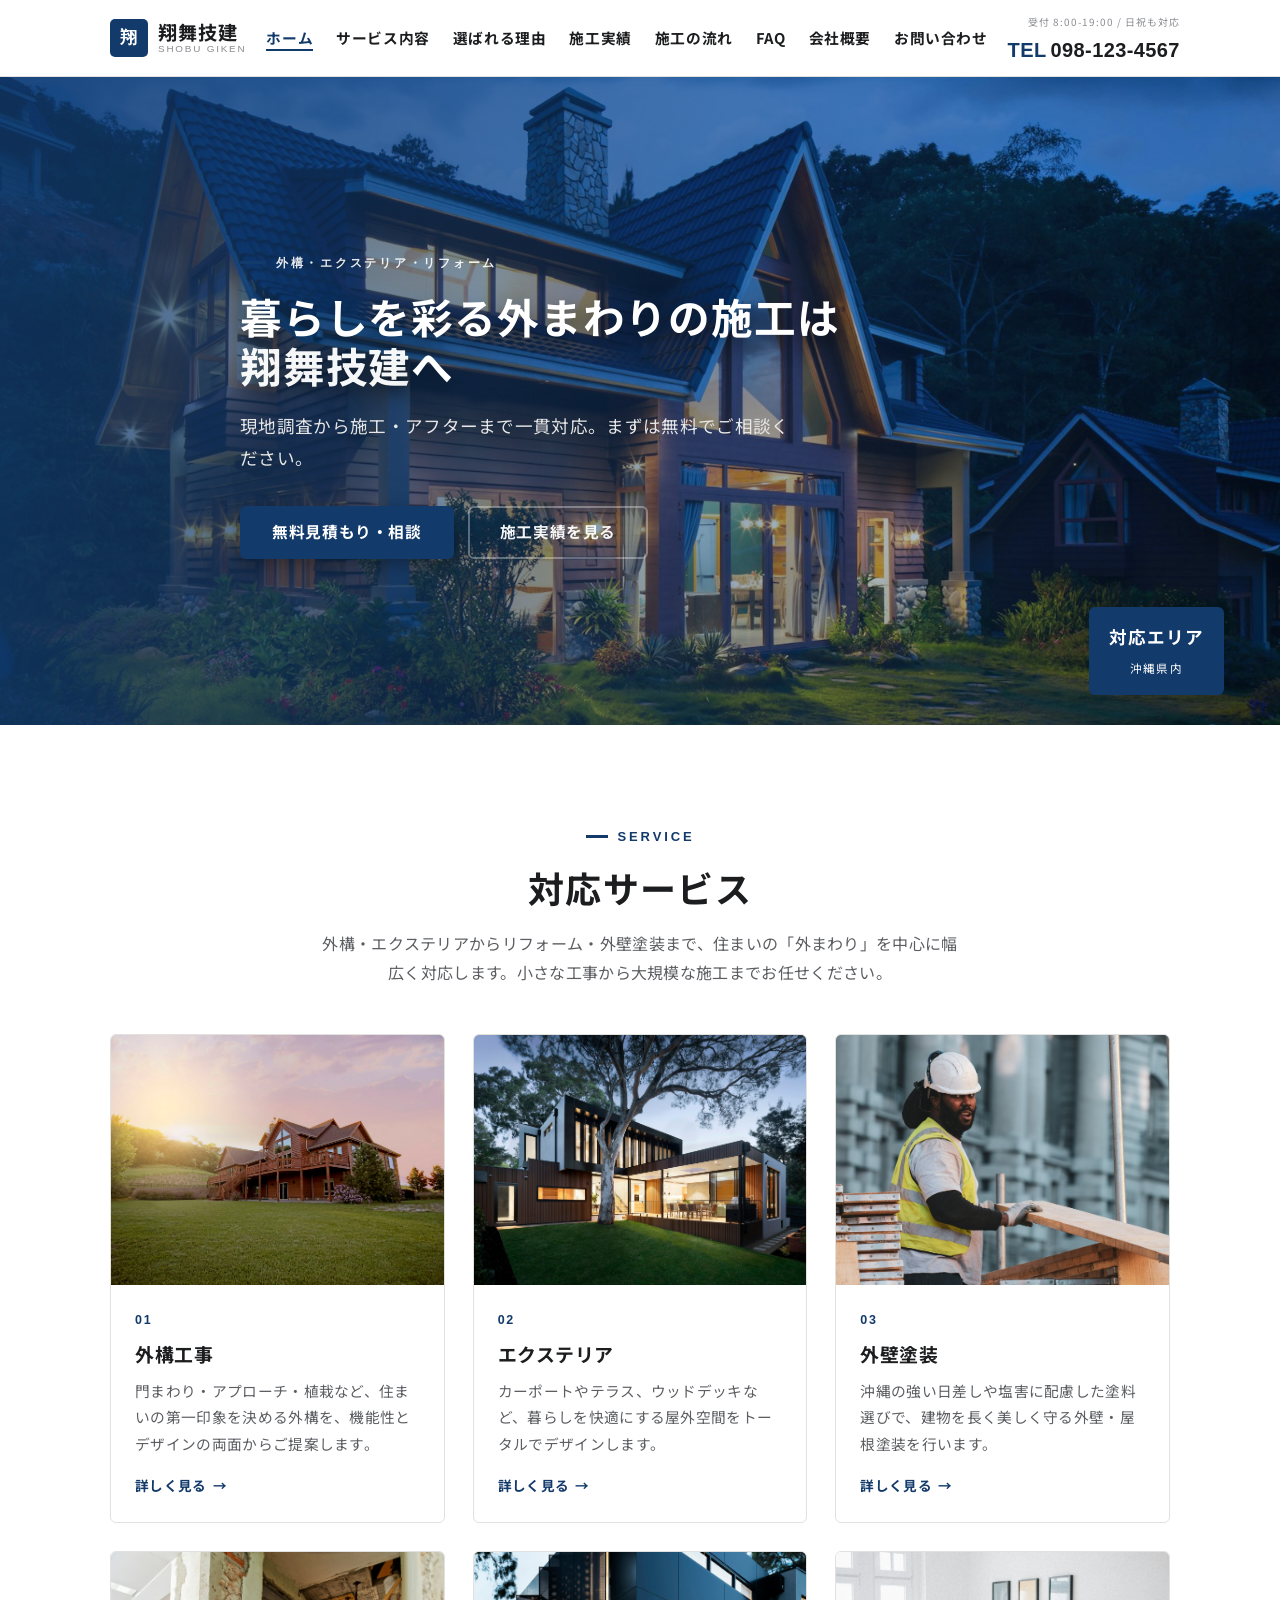
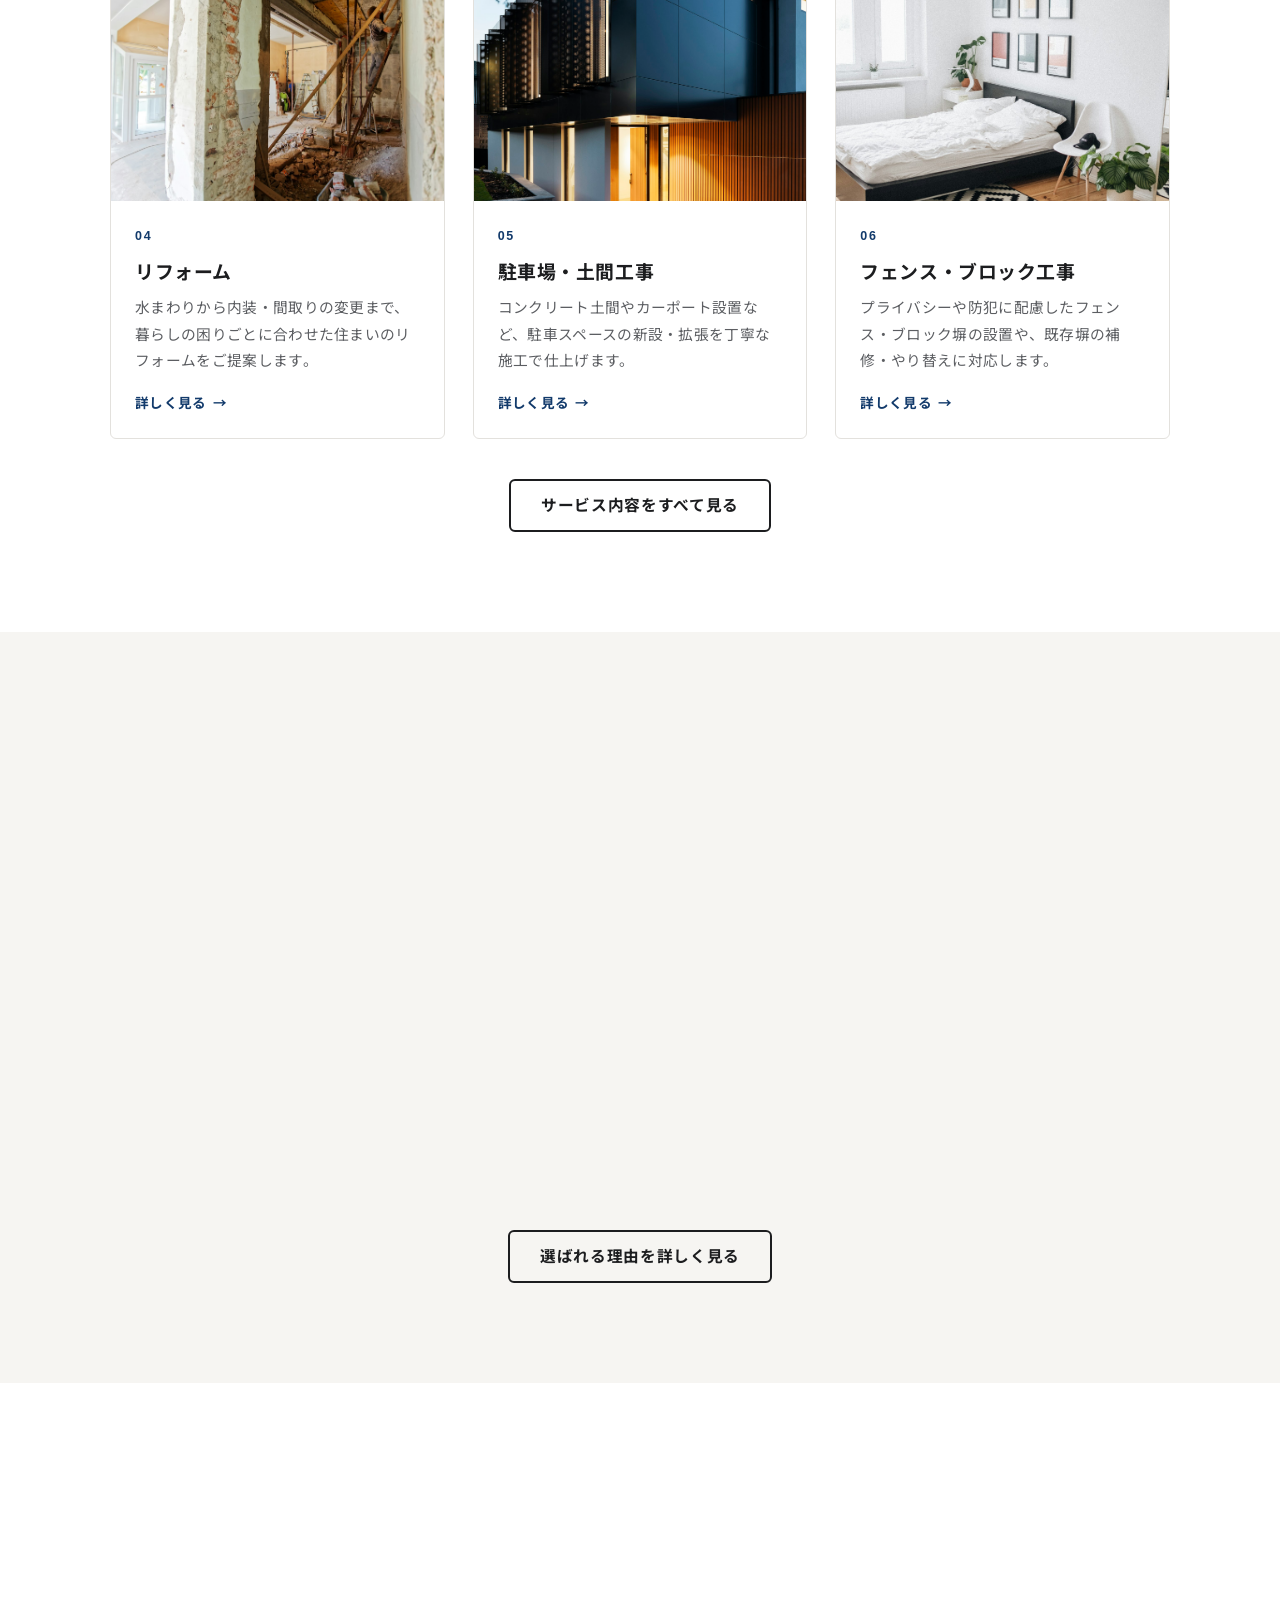
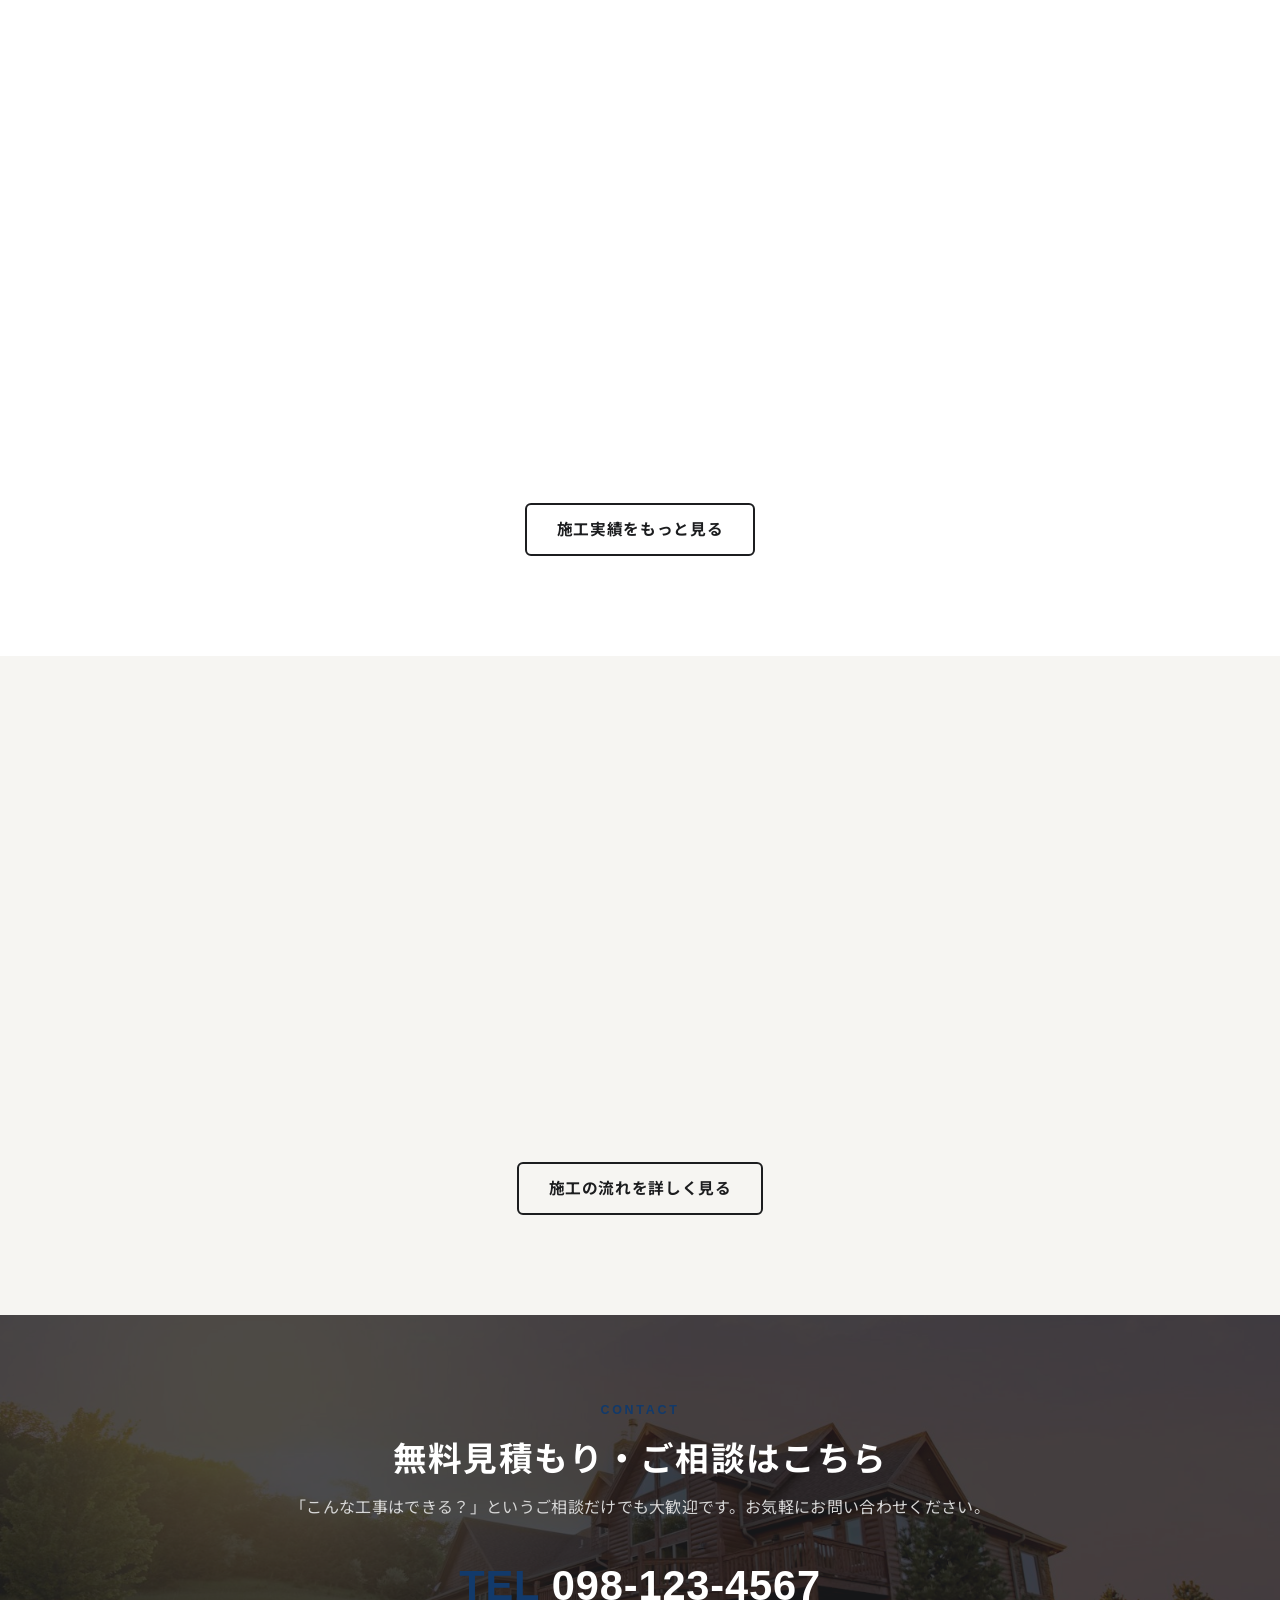
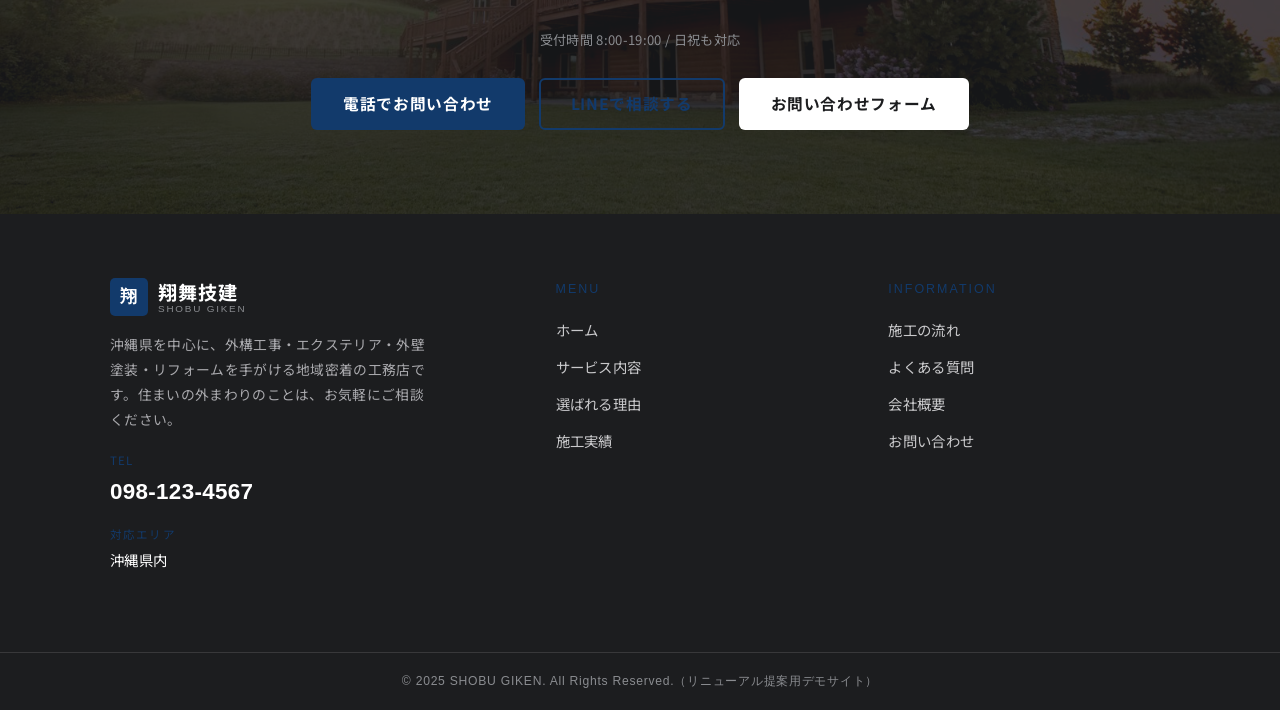
<file: index.html>
<!DOCTYPE html>
<html lang="ja">
<head>
  <meta charset="UTF-8">
  <meta name="viewport" content="width=device-width, initial-scale=1.0">
  <title>翔舞技建｜沖縄の外構工事・エクステリア・リフォーム</title>
  <meta name="description" content="沖縄県で外構工事・エクステリア・外壁塗装・リフォームを手がける翔舞技建。地域に根ざした確かな施工で、住まいの外まわりからリフォームまで安心をお届けします。">
  <link rel="stylesheet" href="css/style.css">
</head>
<body>

  <!-- ============ 共通ヘッダー ============ -->
  <header class="site-header">
    <div class="container header-inner">
      <!-- ロゴ -->
      <a href="index.html" class="logo">
        <span class="logo__mark">翔</span>
        <span class="logo__text">
          <span class="logo__name">翔舞技建</span>
          <span class="logo__sub">Shobu Giken</span>
        </span>
      </a>

      <!-- グローバルナビ -->
      <nav class="gnav" id="globalNav" aria-label="メインメニュー">
        <ul class="gnav__list">
          <li><a href="index.html"    class="gnav__link is-active">ホーム</a></li>
          <li><a href="service.html"  class="gnav__link">サービス内容</a></li>
          <li><a href="strength.html" class="gnav__link">選ばれる理由</a></li>
          <li><a href="works.html"    class="gnav__link">施工実績</a></li>
          <li><a href="flow.html"     class="gnav__link">施工の流れ</a></li>
          <li><a href="faq.html"      class="gnav__link">FAQ</a></li>
          <li><a href="company.html"  class="gnav__link">会社概要</a></li>
          <li><a href="contact.html"  class="gnav__link">お問い合わせ</a></li>
        </ul>
        <!-- スマホドロワー内に電話を再掲 -->
        <a href="tel:0981234567" class="gnav__tel">
          <small>お電話でのお問い合わせ</small>
          <b>098-123-4567</b>
        </a>
      </nav>

      <!-- 電話番号（PCヘッダー右上） -->
      <a href="tel:0981234567" class="header-tel">
        <span class="header-tel__label">受付 8:00-19:00 / 日祝も対応</span>
        <span class="header-tel__num"><span>TEL</span>098-123-4567</span>
      </a>

      <!-- ハンバーガー -->
      <button class="hamburger" type="button" aria-label="メニューを開く" aria-controls="globalNav" aria-expanded="false">
        <span></span>
      </button>
    </div>
  </header>
  <div class="nav-overlay" aria-hidden="true"></div>

  <!-- ============ ファーストビュー ============ -->
  <section class="hero">
    <img class="hero__bg" src="images/hero-exterior.jpg" alt="外構の施工イメージ">
    <div class="container hero__inner">
      <p class="hero__eyebrow">外構・エクステリア・リフォーム</p>
      <h1 class="hero__title">暮らしを彩る外まわりの施工は<br><span class="accent">翔舞技建</span>へ</h1>
      <p class="hero__sub">現地調査から施工・アフターまで一貫対応。まずは無料でご相談ください。</p>
      <div class="hero__actions">
        <a href="contact.html" class="btn btn--primary">無料見積もり・相談</a>
        <a href="works.html" class="btn btn--line">施工実績を見る</a>
      </div>
    </div>
    <div class="hero__badge">
      <strong>対応エリア</strong>
      <span>沖縄県内</span>
    </div>
  </section>

  <!-- ============ サービス概要 ============ -->
  <section class="section">
    <div class="container">
      <div class="center-head reveal">
        <p class="eyebrow">Service</p>
        <h2 class="section-title">対応サービス</h2>
        <p class="section-lead">外構・エクステリアからリフォーム・外壁塗装まで、住まいの「外まわり」を中心に幅広く対応します。小さな工事から大規模な施工までお任せください。</p>
      </div>

      <div class="grid grid--3" style="margin-top:48px;">
        <article class="service-card reveal">
          <img class="service-card__img" src="images/gate.jpg" alt="外構工事の施工イメージ">
          <div class="service-card__body">
            <span class="service-card__no">01</span>
            <h3 class="service-card__title">外構工事</h3>
            <p class="service-card__text">門まわり・アプローチ・植栽など、住まいの第一印象を決める外構を、機能性とデザインの両面からご提案します。</p>
            <a href="service.html" class="service-card__more">詳しく見る</a>
          </div>
        </article>

        <article class="service-card reveal">
          <img class="service-card__img" src="images/deck-terrace.jpg" alt="エクステリアの施工イメージ">
          <div class="service-card__body">
            <span class="service-card__no">02</span>
            <h3 class="service-card__title">エクステリア</h3>
            <p class="service-card__text">カーポートやテラス、ウッドデッキなど、暮らしを快適にする屋外空間をトータルでデザインします。</p>
            <a href="service.html" class="service-card__more">詳しく見る</a>
          </div>
        </article>

        <article class="service-card reveal">
          <img class="service-card__img" src="images/painting.jpg" alt="外壁塗装の施工イメージ">
          <div class="service-card__body">
            <span class="service-card__no">03</span>
            <h3 class="service-card__title">外壁塗装</h3>
            <p class="service-card__text">沖縄の強い日差しや塩害に配慮した塗料選びで、建物を長く美しく守る外壁・屋根塗装を行います。</p>
            <a href="service.html" class="service-card__more">詳しく見る</a>
          </div>
        </article>

        <article class="service-card reveal">
          <img class="service-card__img" src="images/reform.jpg" alt="リフォームの施工イメージ">
          <div class="service-card__body">
            <span class="service-card__no">04</span>
            <h3 class="service-card__title">リフォーム</h3>
            <p class="service-card__text">水まわりから内装・間取りの変更まで、暮らしの困りごとに合わせた住まいのリフォームをご提案します。</p>
            <a href="service.html" class="service-card__more">詳しく見る</a>
          </div>
        </article>

        <article class="service-card reveal">
          <img class="service-card__img" src="images/parking.jpg" alt="駐車場・土間工事の施工イメージ">
          <div class="service-card__body">
            <span class="service-card__no">05</span>
            <h3 class="service-card__title">駐車場・土間工事</h3>
            <p class="service-card__text">コンクリート土間やカーポート設置など、駐車スペースの新設・拡張を丁寧な施工で仕上げます。</p>
            <a href="service.html" class="service-card__more">詳しく見る</a>
          </div>
        </article>

        <article class="service-card reveal">
          <img class="service-card__img" src="images/fence.jpg" alt="フェンス・ブロック工事の施工イメージ">
          <div class="service-card__body">
            <span class="service-card__no">06</span>
            <h3 class="service-card__title">フェンス・ブロック工事</h3>
            <p class="service-card__text">プライバシーや防犯に配慮したフェンス・ブロック塀の設置や、既存塀の補修・やり替えに対応します。</p>
            <a href="service.html" class="service-card__more">詳しく見る</a>
          </div>
        </article>
      </div>

      <div class="text-center" style="margin-top:40px;">
        <a href="service.html" class="btn btn--ghost">サービス内容をすべて見る</a>
      </div>
    </div>
  </section>

  <!-- ============ 選ばれる理由（概要） ============ -->
  <section class="section section--paper">
    <div class="container">
      <div class="center-head reveal">
        <p class="eyebrow">Reason</p>
        <h2 class="section-title">翔舞技建が選ばれる理由</h2>
        <p class="section-lead">地域のお客様に長くお付き合いいただくために、私たちが大切にしている3つの姿勢をご紹介します。</p>
      </div>

      <div class="grid grid--3" style="margin-top:48px;">
        <div class="reason-card reveal">
          <span class="reason-card__no">01</span>
          <div class="reason-card__icon" aria-hidden="true">
            <svg viewBox="0 0 24 24" fill="none" stroke="currentColor" stroke-width="2" stroke-linecap="round" stroke-linejoin="round"><path d="M21 10c0 6-9 12-9 12s-9-6-9-12a9 9 0 0 1 18 0Z"/><circle cx="12" cy="10" r="3"/></svg>
          </div>
          <h3 class="reason-card__title">地域密着の迅速な対応</h3>
          <p class="reason-card__text">沖縄県内を中心に活動。ご連絡からの現地調査もスピーディーで、ちょっとした相談にも気軽にお応えします。</p>
        </div>

        <div class="reason-card reveal">
          <span class="reason-card__no">02</span>
          <div class="reason-card__icon" aria-hidden="true">
            <svg viewBox="0 0 24 24" fill="none" stroke="currentColor" stroke-width="2" stroke-linecap="round" stroke-linejoin="round"><path d="m14.7 6.3 3 3M3 21l3.5-1 11-11a2.1 2.1 0 0 0-3-3l-11 11Z"/></svg>
          </div>
          <h3 class="reason-card__title">職人による丁寧な施工</h3>
          <p class="reason-card__text">経験豊富な職人が一つひとつの工程を丁寧に。仕上がりの美しさと長く使える品質にこだわります。</p>
        </div>

        <div class="reason-card reveal">
          <span class="reason-card__no">03</span>
          <div class="reason-card__icon" aria-hidden="true">
            <svg viewBox="0 0 24 24" fill="none" stroke="currentColor" stroke-width="2" stroke-linecap="round" stroke-linejoin="round"><path d="M12 2v20M2 12h20"/><circle cx="12" cy="12" r="9"/></svg>
          </div>
          <h3 class="reason-card__title">予算に合わせた柔軟な提案</h3>
          <p class="reason-card__text">ご要望とご予算をしっかり伺い、無理のないプランをご提案。お見積もりの内容も分かりやすくご説明します。</p>
        </div>
      </div>

      <div class="text-center" style="margin-top:40px;">
        <a href="strength.html" class="btn btn--ghost">選ばれる理由を詳しく見る</a>
      </div>
    </div>
  </section>

  <!-- ============ 施工実績（一部） ============ -->
  <section class="section">
    <div class="container">
      <div class="center-head reveal">
        <p class="eyebrow">Works</p>
        <h2 class="section-title">施工実績</h2>
        <p class="section-lead">これまでに手がけた施工の一部をご紹介します。住まいやお店の外まわりを、お客様のご要望に合わせて形にしてきました。</p>
      </div>

      <div class="grid grid--3" style="margin-top:48px;">
        <article class="work-card reveal">
          <div class="work-card__thumb">
            <img src="images/gate-2.jpg" alt="外構工事の施工事例">
            <span class="work-card__cat">外構工事</span>
          </div>
          <div class="work-card__body">
            <h3 class="work-card__title">新築住宅の外構一式</h3>
            <p class="work-card__text">門まわりからアプローチまで、住まいに調和するデザインで仕上げました。</p>
          </div>
        </article>

        <article class="work-card reveal">
          <div class="work-card__thumb">
            <img src="images/painting-2.jpg" alt="外壁塗装の施工事例">
            <span class="work-card__cat">外壁塗装</span>
          </div>
          <div class="work-card__body">
            <h3 class="work-card__title">戸建て住宅の外壁塗装</h3>
            <p class="work-card__text">沖縄の気候に合わせた塗料で、色あせた外壁を一新しました。</p>
          </div>
        </article>

        <article class="work-card reveal">
          <div class="work-card__thumb">
            <img src="images/parking.jpg" alt="駐車場工事の施工事例">
            <span class="work-card__cat">駐車場工事</span>
          </div>
          <div class="work-card__body">
            <h3 class="work-card__title">コンクリート土間の新設</h3>
            <p class="work-card__text">2台分の駐車スペースを、水勾配にも配慮して施工しました。</p>
          </div>
        </article>
      </div>

      <div class="text-center" style="margin-top:40px;">
        <a href="works.html" class="btn btn--ghost">施工実績をもっと見る</a>
      </div>
    </div>
  </section>

  <!-- ============ 施工の流れ（簡易） ============ -->
  <section class="section section--paper">
    <div class="container">
      <div class="center-head reveal">
        <p class="eyebrow">Flow</p>
        <h2 class="section-title">施工の流れ</h2>
        <p class="section-lead">お問い合わせから完成・お引き渡しまで、安心してお任せいただけるよう一貫した流れでサポートします。</p>
      </div>

      <div class="grid grid--3" style="margin-top:48px;">
        <div class="reason-card reveal">
          <span class="reason-card__no">01</span>
          <h3 class="reason-card__title" style="margin-top:6px;">お問い合わせ</h3>
          <p class="reason-card__text">お電話・LINE・フォームよりお気軽にご相談ください。</p>
        </div>
        <div class="reason-card reveal">
          <span class="reason-card__no">02</span>
          <h3 class="reason-card__title" style="margin-top:6px;">現地調査・お見積もり</h3>
          <p class="reason-card__text">現地を確認し、ご要望に沿ったお見積もりをご提示します。</p>
        </div>
        <div class="reason-card reveal">
          <span class="reason-card__no">03</span>
          <h3 class="reason-card__title" style="margin-top:6px;">施工・お引き渡し</h3>
          <p class="reason-card__text">丁寧に施工し、最終確認のうえお引き渡しいたします。</p>
        </div>
      </div>

      <div class="text-center" style="margin-top:40px;">
        <a href="flow.html" class="btn btn--ghost">施工の流れを詳しく見る</a>
      </div>
    </div>
  </section>

  <!-- ============ CTA ============ -->
  <section class="cta">
    <img class="cta__bg" src="images/gate.jpg" alt="">
    <div class="container cta__inner">
      <p class="cta__eyebrow">Contact</p>
      <h2 class="cta__title">無料見積もり・ご相談はこちら</h2>
      <p class="cta__text">「こんな工事はできる？」というご相談だけでも大歓迎です。お気軽にお問い合わせください。</p>
      <p class="cta__tel"><span>TEL</span> 098-123-4567</p>
      <p class="cta__hours">受付時間 8:00-19:00 / 日祝も対応</p>
      <div class="cta__actions">
        <a href="tel:0981234567" class="btn btn--primary">電話でお問い合わせ</a>
        <a href="#" class="btn btn--line">LINEで相談する</a>
        <a href="contact.html" class="btn btn--white">お問い合わせフォーム</a>
      </div>
    </div>
  </section>

  <!-- ============ 共通フッター ============ -->
  <footer class="site-footer">
    <div class="container footer-top">
      <div class="footer-brand">
        <a href="index.html" class="logo">
          <span class="logo__mark">翔</span>
          <span class="logo__text">
            <span class="logo__name">翔舞技建</span>
            <span class="logo__sub">Shobu Giken</span>
          </span>
        </a>
        <p class="footer-desc">沖縄県を中心に、外構工事・エクステリア・外壁塗装・リフォームを手がける地域密着の工務店です。住まいの外まわりのことは、お気軽にご相談ください。</p>
        <dl class="footer-info">
          <dt>TEL</dt>
          <dd class="tel-big">098-123-4567</dd>
          <dt>対応エリア</dt>
          <dd>沖縄県内</dd>
        </dl>
      </div>

      <div class="footer-col">
        <p class="footer-col__title">Menu</p>
        <ul class="footer-nav">
          <li><a href="index.html">ホーム</a></li>
          <li><a href="service.html">サービス内容</a></li>
          <li><a href="strength.html">選ばれる理由</a></li>
          <li><a href="works.html">施工実績</a></li>
        </ul>
      </div>

      <div class="footer-col">
        <p class="footer-col__title">Information</p>
        <ul class="footer-nav">
          <li><a href="flow.html">施工の流れ</a></li>
          <li><a href="faq.html">よくある質問</a></li>
          <li><a href="company.html">会社概要</a></li>
          <li><a href="contact.html">お問い合わせ</a></li>
        </ul>
      </div>
    </div>
    <div class="footer-bottom">
      &copy; 2025 SHOBU GIKEN. All Rights Reserved.（リニューアル提案用デモサイト）
    </div>
  </footer>

  <!-- ============ スマホ下部固定CTA ============ -->
  <nav class="sp-cta" aria-label="お問い合わせ">
    <a class="sp-cta__tel" href="tel:0981234567">
      <svg viewBox="0 0 24 24" fill="none" stroke="currentColor" stroke-width="2" stroke-linecap="round" stroke-linejoin="round"><path d="M22 16.92v3a2 2 0 0 1-2.18 2 19.79 19.79 0 0 1-8.63-3.07 19.5 19.5 0 0 1-6-6 19.79 19.79 0 0 1-3.07-8.67A2 2 0 0 1 4.11 2h3a2 2 0 0 1 2 1.72c.13.96.36 1.9.7 2.81a2 2 0 0 1-.45 2.11L8.09 9.91a16 16 0 0 0 6 6l1.27-1.27a2 2 0 0 1 2.11-.45c.91.34 1.85.57 2.81.7A2 2 0 0 1 22 16.92Z"/></svg>
      電話
    </a>
    <a class="sp-cta__line" href="#">
      <svg viewBox="0 0 24 24" fill="none" stroke="currentColor" stroke-width="2" stroke-linecap="round" stroke-linejoin="round"><path d="M21 11.5a8.38 8.38 0 0 1-8.5 8.5 8.5 8.5 0 0 1-3.8-.9L3 21l1.9-5.7A8.38 8.38 0 0 1 4 11.5 8.5 8.5 0 0 1 12.5 3 8.38 8.38 0 0 1 21 11.5Z"/></svg>
      LINE
    </a>
    <a class="sp-cta__form" href="contact.html">
      <svg viewBox="0 0 24 24" fill="none" stroke="currentColor" stroke-width="2" stroke-linecap="round" stroke-linejoin="round"><path d="M4 4h16v12H5.17L4 17.17V4Z"/><path d="M8 9h8M8 12h5"/></svg>
      無料相談
    </a>
  </nav>

  <script src="js/main.js"></script>
</body>
</html>
</file>
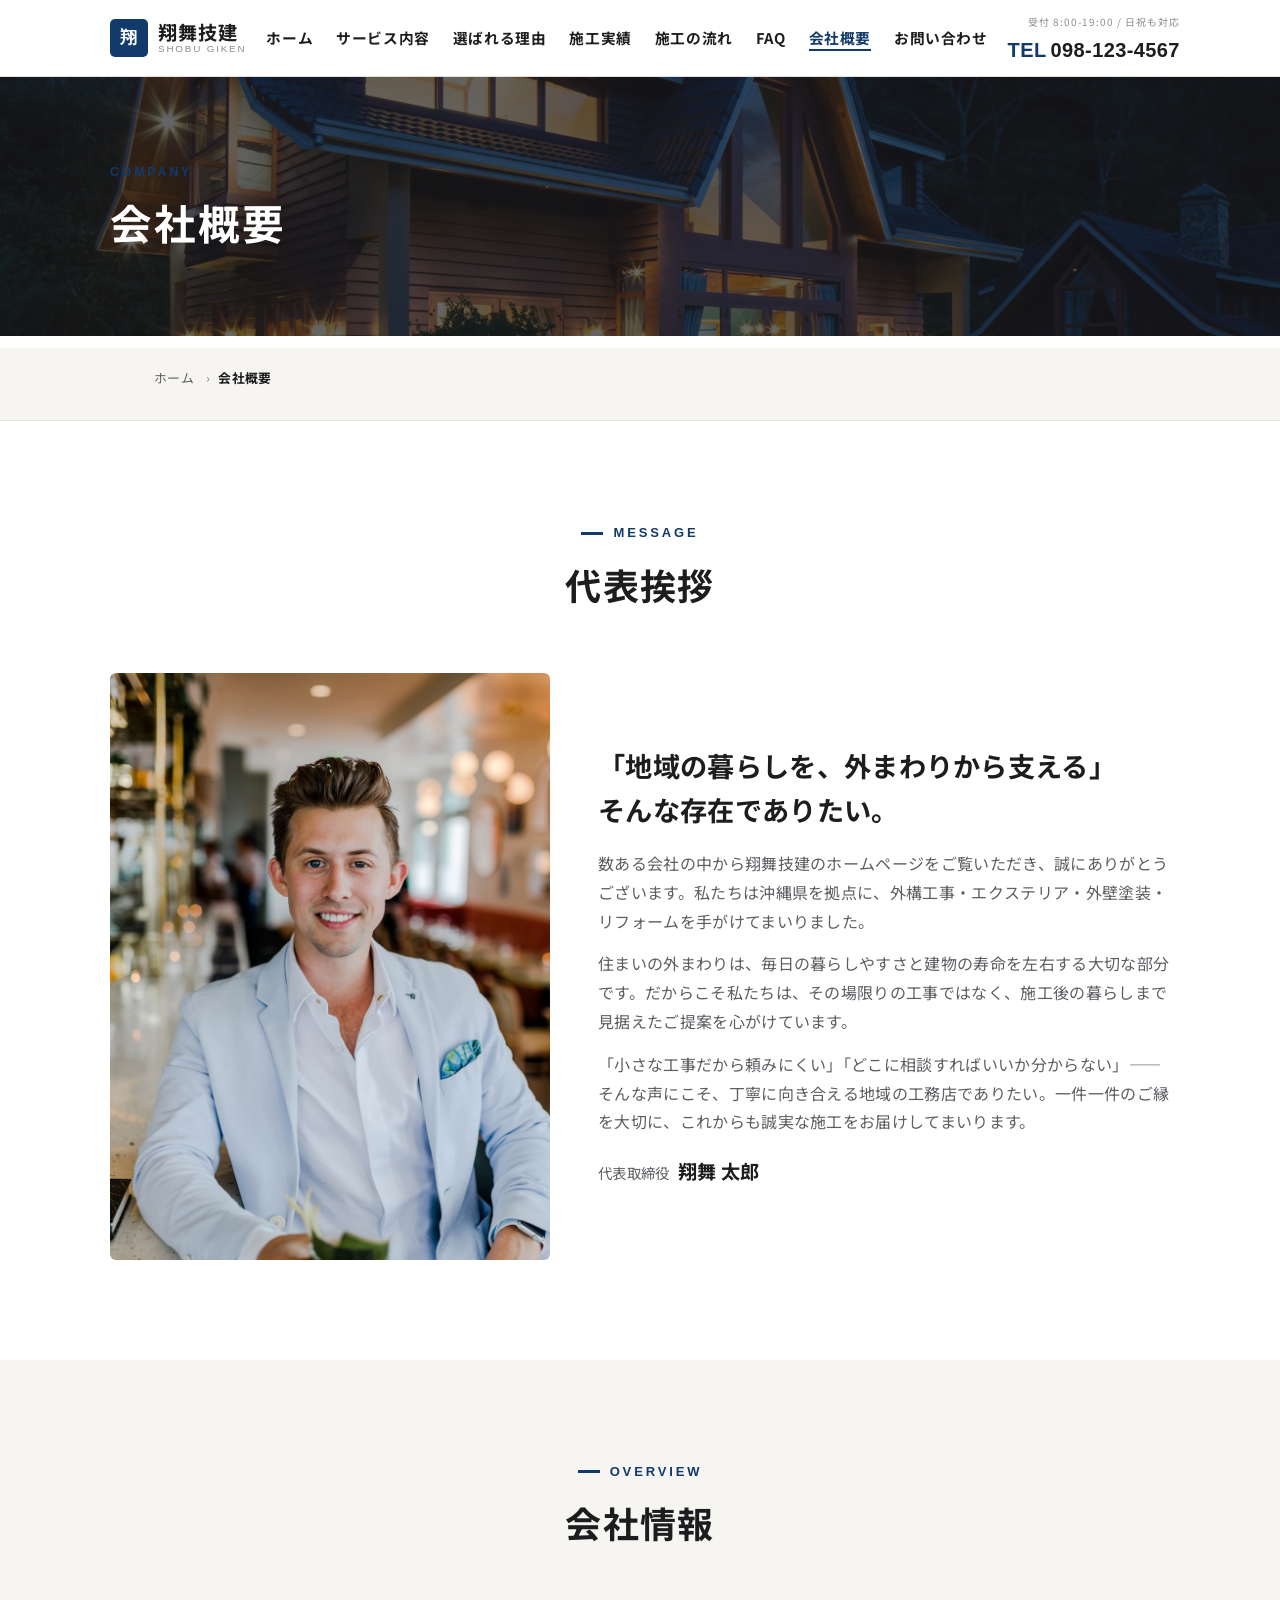
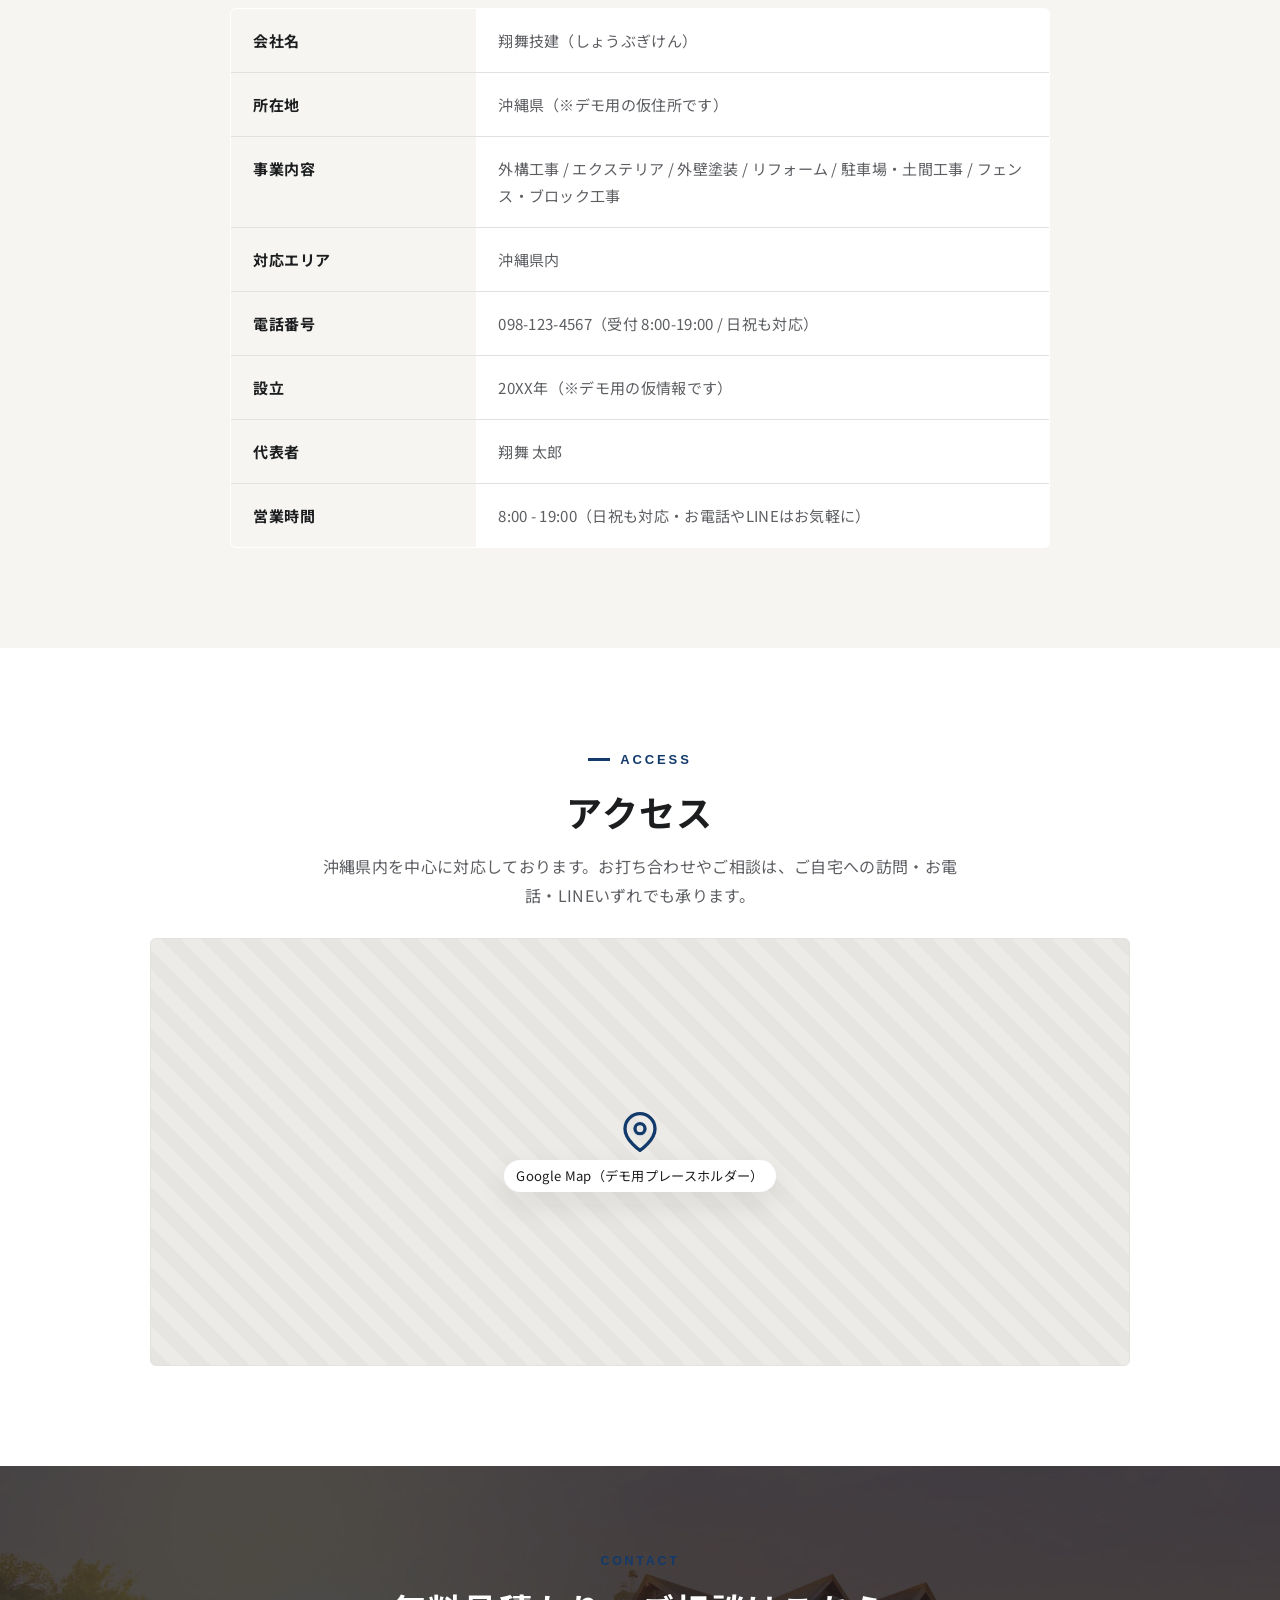
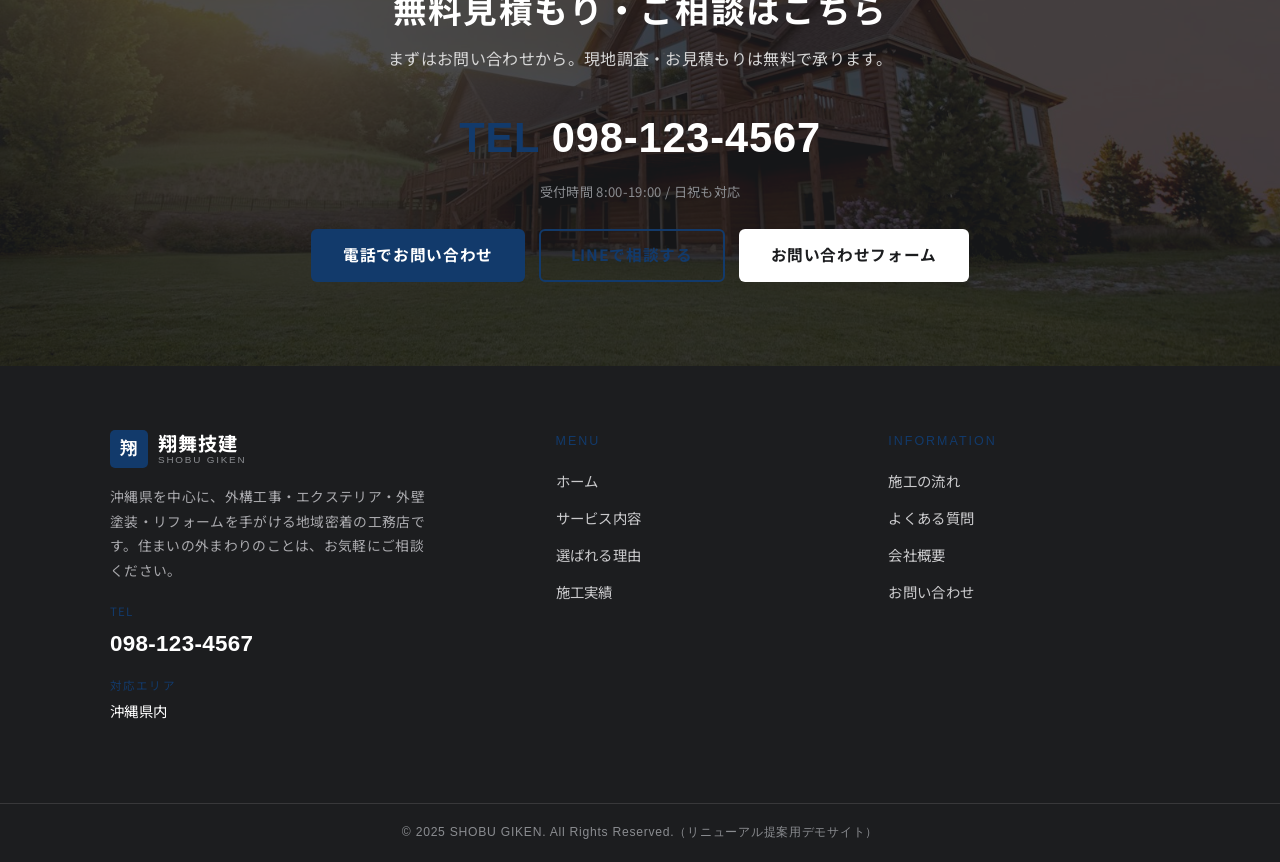
<file: company.html>
<!DOCTYPE html>
<html lang="ja">
<head>
  <meta charset="UTF-8">
  <meta name="viewport" content="width=device-width, initial-scale=1.0">
  <title>会社概要｜翔舞技建</title>
  <meta name="description" content="翔舞技建の会社概要。沖縄県を中心に外構工事・エクステリア・外壁塗装・リフォームを手がける地域密着の工務店です。代表挨拶・会社情報・アクセスをご紹介します。">
  <link rel="stylesheet" href="css/style.css">
</head>
<body>

  <!-- ============ 共通ヘッダー ============ -->
  <header class="site-header">
    <div class="container header-inner">
      <a href="index.html" class="logo">
        <span class="logo__mark">翔</span>
        <span class="logo__text">
          <span class="logo__name">翔舞技建</span>
          <span class="logo__sub">Shobu Giken</span>
        </span>
      </a>
      <nav class="gnav" id="globalNav" aria-label="メインメニュー">
        <ul class="gnav__list">
          <li><a href="index.html"    class="gnav__link">ホーム</a></li>
          <li><a href="service.html"  class="gnav__link">サービス内容</a></li>
          <li><a href="strength.html" class="gnav__link">選ばれる理由</a></li>
          <li><a href="works.html"    class="gnav__link">施工実績</a></li>
          <li><a href="flow.html"     class="gnav__link">施工の流れ</a></li>
          <li><a href="faq.html"      class="gnav__link">FAQ</a></li>
          <li><a href="company.html"  class="gnav__link is-active">会社概要</a></li>
          <li><a href="contact.html"  class="gnav__link">お問い合わせ</a></li>
        </ul>
        <a href="tel:0981234567" class="gnav__tel">
          <small>お電話でのお問い合わせ</small>
          <b>098-123-4567</b>
        </a>
      </nav>
      <a href="tel:0981234567" class="header-tel">
        <span class="header-tel__label">受付 8:00-19:00 / 日祝も対応</span>
        <span class="header-tel__num"><span>TEL</span>098-123-4567</span>
      </a>
      <button class="hamburger" type="button" aria-label="メニューを開く" aria-controls="globalNav" aria-expanded="false">
        <span></span>
      </button>
    </div>
  </header>
  <div class="nav-overlay" aria-hidden="true"></div>

  <!-- ============ ページヒーロー ============ -->
  <section class="page-hero">
    <img class="page-hero__bg" src="images/hero-exterior.jpg" alt="">
    <div class="container">
      <p class="page-hero__eyebrow">Company</p>
      <h1 class="page-hero__title">会社概要</h1>
    </div>
  </section>
  <nav class="breadcrumb" aria-label="パンくず">
    <div class="container">
      <ol>
        <li><a href="index.html">ホーム</a></li>
        <li aria-current="page">会社概要</li>
      </ol>
    </div>
  </nav>

  <!-- ============ 代表挨拶 ============ -->
  <section class="section">
    <div class="container">
      <div class="center-head reveal">
        <p class="eyebrow">Message</p>
        <h2 class="section-title">代表挨拶</h2>
      </div>

      <div class="greeting reveal" style="margin-top:48px;">
        <div class="greeting__img">
          <img src="images/portrait.jpg" alt="代表者の写真（イメージ）">
        </div>
        <div class="greeting__body">
          <h3 class="greeting__title">「地域の暮らしを、外まわりから支える」<br>そんな存在でありたい。</h3>
          <p class="greeting__text">数ある会社の中から翔舞技建のホームページをご覧いただき、誠にありがとうございます。私たちは沖縄県を拠点に、外構工事・エクステリア・外壁塗装・リフォームを手がけてまいりました。</p>
          <p class="greeting__text">住まいの外まわりは、毎日の暮らしやすさと建物の寿命を左右する大切な部分です。だからこそ私たちは、その場限りの工事ではなく、施工後の暮らしまで見据えたご提案を心がけています。</p>
          <p class="greeting__text">「小さな工事だから頼みにくい」「どこに相談すればいいか分からない」——そんな声にこそ、丁寧に向き合える地域の工務店でありたい。一件一件のご縁を大切に、これからも誠実な施工をお届けしてまいります。</p>
          <p class="greeting__sign">代表取締役<b>翔舞 太郎</b></p>
        </div>
      </div>
    </div>
  </section>

  <!-- ============ 会社概要表 ============ -->
  <section class="section section--paper">
    <div class="container">
      <div class="center-head reveal">
        <p class="eyebrow">Overview</p>
        <h2 class="section-title">会社情報</h2>
      </div>

      <div class="reveal" style="max-width:820px;margin:44px auto 0;">
        <table class="info-table">
          <tbody>
            <tr>
              <th>会社名</th>
              <td>翔舞技建（しょうぶぎけん）</td>
            </tr>
            <tr>
              <th>所在地</th>
              <td>沖縄県（※デモ用の仮住所です）</td>
            </tr>
            <tr>
              <th>事業内容</th>
              <td>外構工事 / エクステリア / 外壁塗装 / リフォーム / 駐車場・土間工事 / フェンス・ブロック工事</td>
            </tr>
            <tr>
              <th>対応エリア</th>
              <td>沖縄県内</td>
            </tr>
            <tr>
              <th>電話番号</th>
              <td>098-123-4567（受付 8:00-19:00 / 日祝も対応）</td>
            </tr>
            <tr>
              <th>設立</th>
              <td>20XX年（※デモ用の仮情報です）</td>
            </tr>
            <tr>
              <th>代表者</th>
              <td>翔舞 太郎</td>
            </tr>
            <tr>
              <th>営業時間</th>
              <td>8:00 - 19:00（日祝も対応・お電話やLINEはお気軽に）</td>
            </tr>
          </tbody>
        </table>
      </div>
    </div>
  </section>

  <!-- ============ アクセス（地図プレースホルダー） ============ -->
  <section class="section">
    <div class="container">
      <div class="center-head reveal">
        <p class="eyebrow">Access</p>
        <h2 class="section-title">アクセス</h2>
        <p class="section-lead">沖縄県内を中心に対応しております。お打ち合わせやご相談は、ご自宅への訪問・お電話・LINEいずれでも承ります。</p>
      </div>

      <div class="reveal map-placeholder" style="max-width:980px;margin-inline:auto;">
        <div class="map-placeholder__pin">
          <svg viewBox="0 0 24 24" fill="none" stroke="currentColor" stroke-width="2" stroke-linecap="round" stroke-linejoin="round"><path d="M21 10c0 7-9 13-9 13s-9-6-9-13a9 9 0 0 1 18 0Z"/><circle cx="12" cy="10" r="3"/></svg>
          <span>Google Map（デモ用プレースホルダー）</span>
        </div>
      </div>
    </div>
  </section>

  <!-- ============ CTA ============ -->
  <section class="cta">
    <img class="cta__bg" src="images/gate.jpg" alt="">
    <div class="container cta__inner">
      <p class="cta__eyebrow">Contact</p>
      <h2 class="cta__title">無料見積もり・ご相談はこちら</h2>
      <p class="cta__text">まずはお問い合わせから。現地調査・お見積もりは無料で承ります。</p>
      <p class="cta__tel"><span>TEL</span> 098-123-4567</p>
      <p class="cta__hours">受付時間 8:00-19:00 / 日祝も対応</p>
      <div class="cta__actions">
        <a href="tel:0981234567" class="btn btn--primary">電話でお問い合わせ</a>
        <a href="#" class="btn btn--line">LINEで相談する</a>
        <a href="contact.html" class="btn btn--white">お問い合わせフォーム</a>
      </div>
    </div>
  </section>

  <!-- ============ 共通フッター ============ -->
  <footer class="site-footer">
    <div class="container footer-top">
      <div class="footer-brand">
        <a href="index.html" class="logo">
          <span class="logo__mark">翔</span>
          <span class="logo__text">
            <span class="logo__name">翔舞技建</span>
            <span class="logo__sub">Shobu Giken</span>
          </span>
        </a>
        <p class="footer-desc">沖縄県を中心に、外構工事・エクステリア・外壁塗装・リフォームを手がける地域密着の工務店です。住まいの外まわりのことは、お気軽にご相談ください。</p>
        <dl class="footer-info">
          <dt>TEL</dt>
          <dd class="tel-big">098-123-4567</dd>
          <dt>対応エリア</dt>
          <dd>沖縄県内</dd>
        </dl>
      </div>
      <div class="footer-col">
        <p class="footer-col__title">Menu</p>
        <ul class="footer-nav">
          <li><a href="index.html">ホーム</a></li>
          <li><a href="service.html">サービス内容</a></li>
          <li><a href="strength.html">選ばれる理由</a></li>
          <li><a href="works.html">施工実績</a></li>
        </ul>
      </div>
      <div class="footer-col">
        <p class="footer-col__title">Information</p>
        <ul class="footer-nav">
          <li><a href="flow.html">施工の流れ</a></li>
          <li><a href="faq.html">よくある質問</a></li>
          <li><a href="company.html">会社概要</a></li>
          <li><a href="contact.html">お問い合わせ</a></li>
        </ul>
      </div>
    </div>
    <div class="footer-bottom">
      &copy; 2025 SHOBU GIKEN. All Rights Reserved.（リニューアル提案用デモサイト）
    </div>
  </footer>

  <!-- ============ スマホ下部固定CTA ============ -->
  <nav class="sp-cta" aria-label="お問い合わせ">
    <a class="sp-cta__tel" href="tel:0981234567">
      <svg viewBox="0 0 24 24" fill="none" stroke="currentColor" stroke-width="2" stroke-linecap="round" stroke-linejoin="round"><path d="M22 16.92v3a2 2 0 0 1-2.18 2 19.79 19.79 0 0 1-8.63-3.07 19.5 19.5 0 0 1-6-6 19.79 19.79 0 0 1-3.07-8.67A2 2 0 0 1 4.11 2h3a2 2 0 0 1 2 1.72c.13.96.36 1.9.7 2.81a2 2 0 0 1-.45 2.11L8.09 9.91a16 16 0 0 0 6 6l1.27-1.27a2 2 0 0 1 2.11-.45c.91.34 1.85.57 2.81.7A2 2 0 0 1 22 16.92Z"/></svg>
      電話
    </a>
    <a class="sp-cta__line" href="#">
      <svg viewBox="0 0 24 24" fill="none" stroke="currentColor" stroke-width="2" stroke-linecap="round" stroke-linejoin="round"><path d="M21 11.5a8.38 8.38 0 0 1-8.5 8.5 8.5 8.5 0 0 1-3.8-.9L3 21l1.9-5.7A8.38 8.38 0 0 1 4 11.5 8.5 8.5 0 0 1 12.5 3 8.38 8.38 0 0 1 21 11.5Z"/></svg>
      LINE
    </a>
    <a class="sp-cta__form" href="contact.html">
      <svg viewBox="0 0 24 24" fill="none" stroke="currentColor" stroke-width="2" stroke-linecap="round" stroke-linejoin="round"><path d="M4 4h16v12H5.17L4 17.17V4Z"/><path d="M8 9h8M8 12h5"/></svg>
      無料相談
    </a>
  </nav>

  <script src="js/main.js"></script>
</body>
</html>
</file>
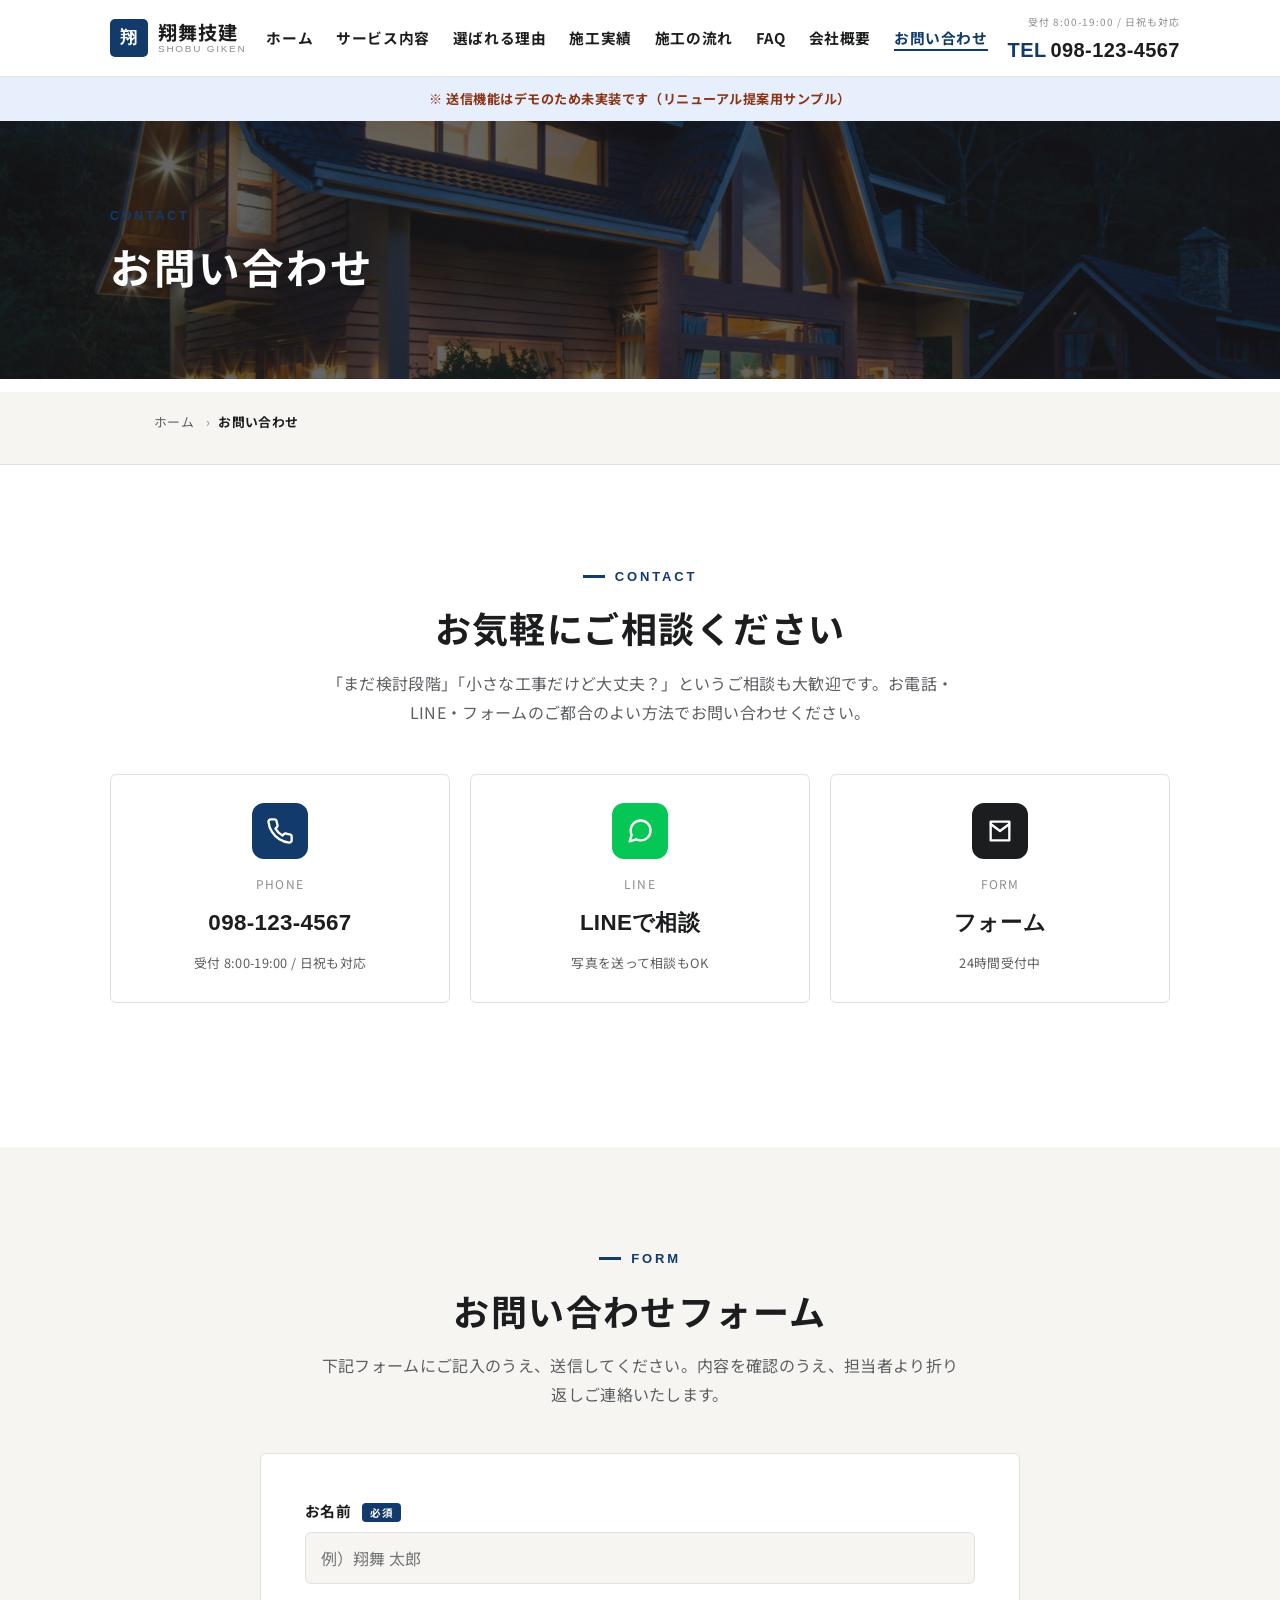
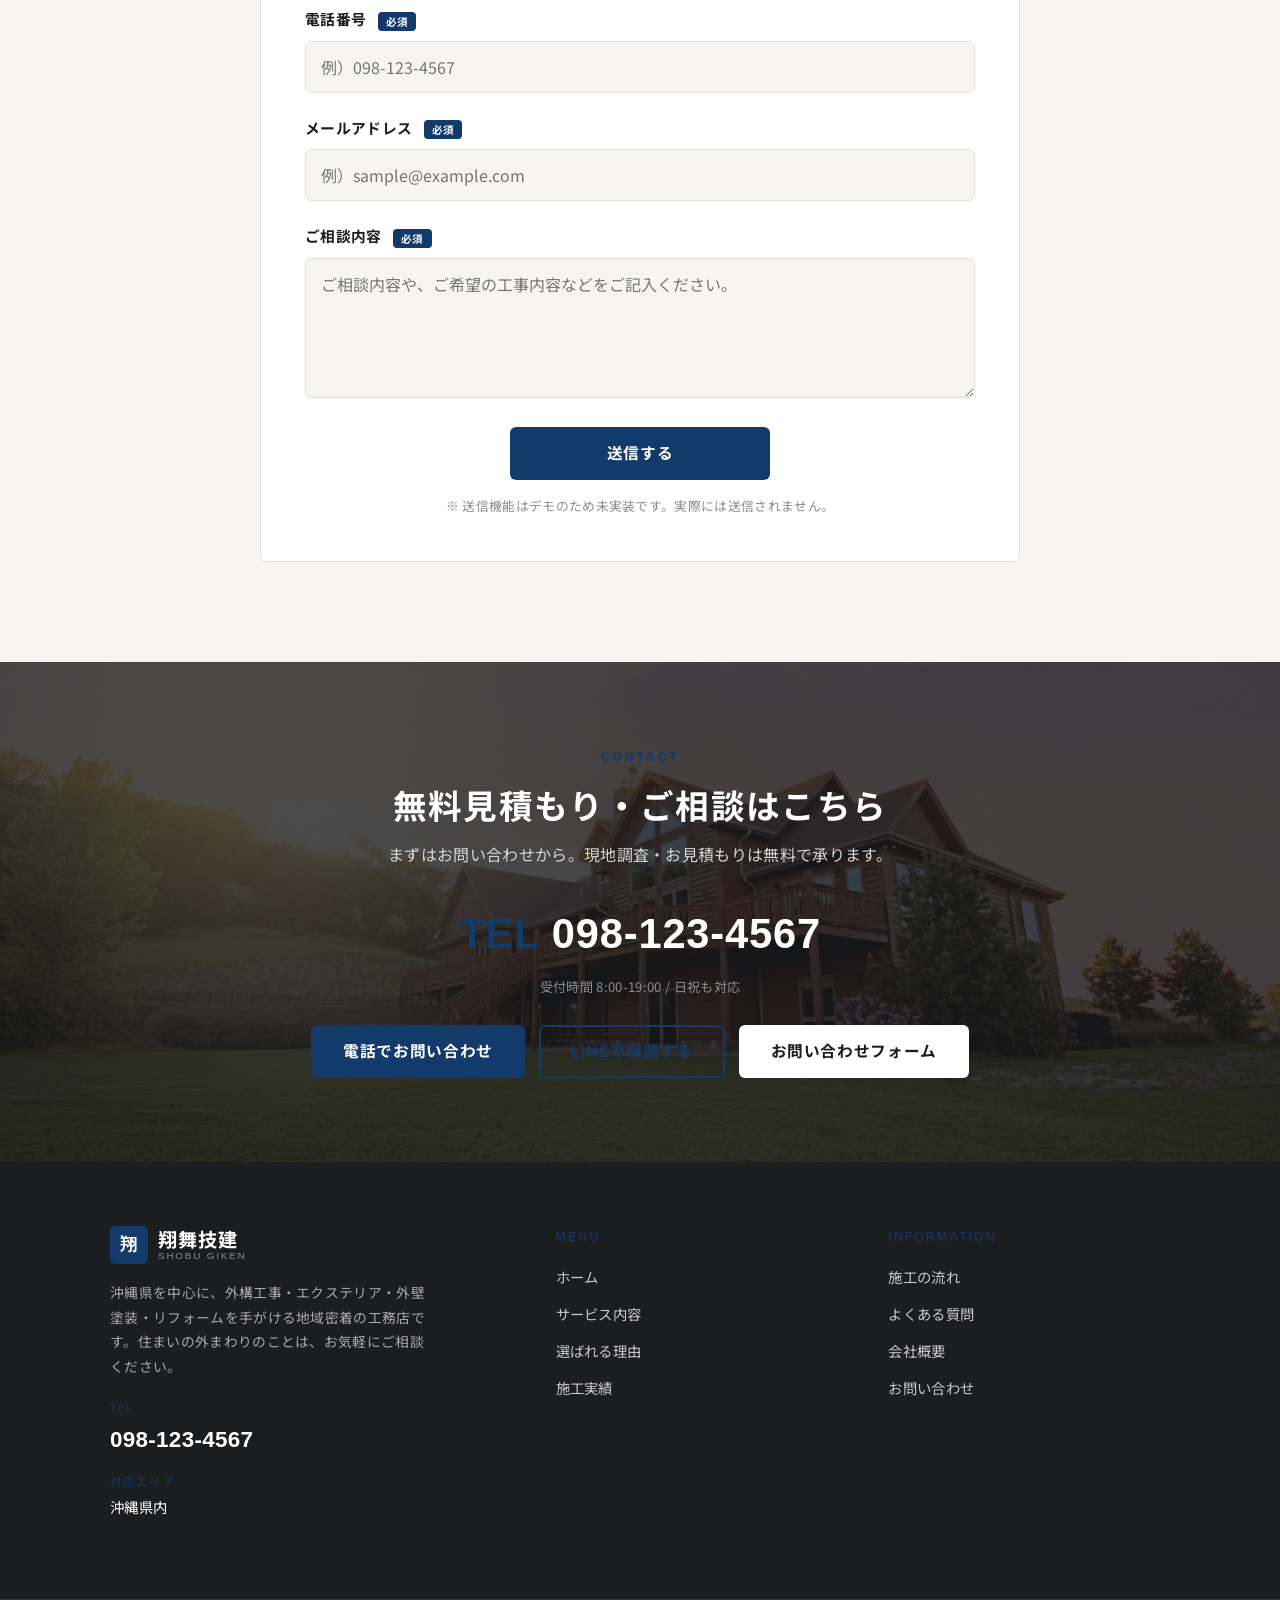
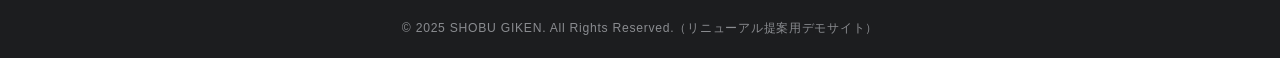
<file: contact.html>
<!DOCTYPE html>
<html lang="ja">
<head>
  <meta charset="UTF-8">
  <meta name="viewport" content="width=device-width, initial-scale=1.0">
  <title>お問い合わせ｜翔舞技建</title>
  <meta name="description" content="翔舞技建へのお問い合わせ。お電話・LINE・お問い合わせフォームよりお気軽にご相談ください。現地調査・お見積もりは無料です。">
  <link rel="stylesheet" href="css/style.css">
</head>
<body>

  <!-- ============ 共通ヘッダー ============ -->
  <header class="site-header">
    <div class="container header-inner">
      <a href="index.html" class="logo">
        <span class="logo__mark">翔</span>
        <span class="logo__text">
          <span class="logo__name">翔舞技建</span>
          <span class="logo__sub">Shobu Giken</span>
        </span>
      </a>
      <nav class="gnav" id="globalNav" aria-label="メインメニュー">
        <ul class="gnav__list">
          <li><a href="index.html"    class="gnav__link">ホーム</a></li>
          <li><a href="service.html"  class="gnav__link">サービス内容</a></li>
          <li><a href="strength.html" class="gnav__link">選ばれる理由</a></li>
          <li><a href="works.html"    class="gnav__link">施工実績</a></li>
          <li><a href="flow.html"     class="gnav__link">施工の流れ</a></li>
          <li><a href="faq.html"      class="gnav__link">FAQ</a></li>
          <li><a href="company.html"  class="gnav__link">会社概要</a></li>
          <li><a href="contact.html"  class="gnav__link is-active">お問い合わせ</a></li>
        </ul>
        <a href="tel:0981234567" class="gnav__tel">
          <small>お電話でのお問い合わせ</small>
          <b>098-123-4567</b>
        </a>
      </nav>
      <a href="tel:0981234567" class="header-tel">
        <span class="header-tel__label">受付 8:00-19:00 / 日祝も対応</span>
        <span class="header-tel__num"><span>TEL</span>098-123-4567</span>
      </a>
      <button class="hamburger" type="button" aria-label="メニューを開く" aria-controls="globalNav" aria-expanded="false">
        <span></span>
      </button>
    </div>
  </header>
  <div class="nav-overlay" aria-hidden="true"></div>

  <!-- ============ デモ用注意バナー ============ -->
  <div class="demo-banner">※ 送信機能はデモのため未実装です（リニューアル提案用サンプル）</div>

  <!-- ============ ページヒーロー ============ -->
  <section class="page-hero">
    <img class="page-hero__bg" src="images/hero-exterior.jpg" alt="">
    <div class="container">
      <p class="page-hero__eyebrow">Contact</p>
      <h1 class="page-hero__title">お問い合わせ</h1>
    </div>
  </section>
  <nav class="breadcrumb" aria-label="パンくず">
    <div class="container">
      <ol>
        <li><a href="index.html">ホーム</a></li>
        <li aria-current="page">お問い合わせ</li>
      </ol>
    </div>
  </nav>

  <!-- ============ 連絡手段 ============ -->
  <section class="section">
    <div class="container">
      <div class="center-head reveal">
        <p class="eyebrow">Contact</p>
        <h2 class="section-title">お気軽にご相談ください</h2>
        <p class="section-lead">「まだ検討段階」「小さな工事だけど大丈夫？」というご相談も大歓迎です。お電話・LINE・フォームのご都合のよい方法でお問い合わせください。</p>
      </div>

      <div class="contact-methods reveal" style="margin-top:48px;">
        <a href="tel:0981234567" class="contact-method contact-method--tel">
          <span class="contact-method__icon">
            <svg viewBox="0 0 24 24" fill="none" stroke="currentColor" stroke-width="2" stroke-linecap="round" stroke-linejoin="round"><path d="M22 16.92v3a2 2 0 0 1-2.18 2 19.79 19.79 0 0 1-8.63-3.07 19.5 19.5 0 0 1-6-6 19.79 19.79 0 0 1-3.07-8.67A2 2 0 0 1 4.11 2h3a2 2 0 0 1 2 1.72c.13.96.36 1.9.7 2.81a2 2 0 0 1-.45 2.11L8.09 9.91a16 16 0 0 0 6 6l1.27-1.27a2 2 0 0 1 2.11-.45c.91.34 1.85.57 2.81.7A2 2 0 0 1 22 16.92Z"/></svg>
          </span>
          <span class="contact-method__label">PHONE</span>
          <span class="contact-method__main">098-123-4567</span>
          <span class="contact-method__note">受付 8:00-19:00 / 日祝も対応</span>
        </a>

        <a href="#" class="contact-method contact-method--line">
          <span class="contact-method__icon">
            <svg viewBox="0 0 24 24" fill="none" stroke="currentColor" stroke-width="2" stroke-linecap="round" stroke-linejoin="round"><path d="M21 11.5a8.38 8.38 0 0 1-8.5 8.5 8.5 8.5 0 0 1-3.8-.9L3 21l1.9-5.7A8.38 8.38 0 0 1 4 11.5 8.5 8.5 0 0 1 12.5 3 8.38 8.38 0 0 1 21 11.5Z"/></svg>
          </span>
          <span class="contact-method__label">LINE</span>
          <span class="contact-method__main">LINEで相談</span>
          <span class="contact-method__note">写真を送って相談もOK</span>
        </a>

        <a href="#form" class="contact-method contact-method--mail">
          <span class="contact-method__icon">
            <svg viewBox="0 0 24 24" fill="none" stroke="currentColor" stroke-width="2" stroke-linecap="round" stroke-linejoin="round"><path d="M4 4h16v16H4z"/><path d="m4 6 8 6 8-6"/></svg>
          </span>
          <span class="contact-method__label">FORM</span>
          <span class="contact-method__main">フォーム</span>
          <span class="contact-method__note">24時間受付中</span>
        </a>
      </div>
    </div>
  </section>

  <!-- ============ お問い合わせフォーム ============ -->
  <section class="section section--paper" id="form">
    <div class="container">
      <div class="center-head reveal">
        <p class="eyebrow">Form</p>
        <h2 class="section-title">お問い合わせフォーム</h2>
        <p class="section-lead">下記フォームにご記入のうえ、送信してください。内容を確認のうえ、担当者より折り返しご連絡いたします。</p>
      </div>

      <!-- デモのため送信処理は行いません（JSによる送信なし／action未設定） -->
      <div class="form-card reveal" style="margin-top:44px;">
        <div class="form-row">
          <label for="name">お名前 <span class="req">必須</span></label>
          <input type="text" id="name" name="name" placeholder="例）翔舞 太郎" autocomplete="name">
        </div>
        <div class="form-row">
          <label for="tel">電話番号 <span class="req">必須</span></label>
          <input type="tel" id="tel" name="tel" placeholder="例）098-123-4567" autocomplete="tel">
        </div>
        <div class="form-row">
          <label for="email">メールアドレス <span class="req">必須</span></label>
          <input type="email" id="email" name="email" placeholder="例）sample@example.com" autocomplete="email">
        </div>
        <div class="form-row">
          <label for="message">ご相談内容 <span class="req">必須</span></label>
          <textarea id="message" name="message" placeholder="ご相談内容や、ご希望の工事内容などをご記入ください。"></textarea>
        </div>
        <div class="form-submit">
          <!-- type="button" のため送信は行われません（デモ用） -->
          <button type="button" class="btn btn--primary">送信する</button>
          <p class="form-note">※ 送信機能はデモのため未実装です。実際には送信されません。</p>
        </div>
      </div>
    </div>
  </section>

  <!-- ============ CTA ============ -->
  <section class="cta">
    <img class="cta__bg" src="images/gate.jpg" alt="">
    <div class="container cta__inner">
      <p class="cta__eyebrow">Contact</p>
      <h2 class="cta__title">無料見積もり・ご相談はこちら</h2>
      <p class="cta__text">まずはお問い合わせから。現地調査・お見積もりは無料で承ります。</p>
      <p class="cta__tel"><span>TEL</span> 098-123-4567</p>
      <p class="cta__hours">受付時間 8:00-19:00 / 日祝も対応</p>
      <div class="cta__actions">
        <a href="tel:0981234567" class="btn btn--primary">電話でお問い合わせ</a>
        <a href="#" class="btn btn--line">LINEで相談する</a>
        <a href="#form" class="btn btn--white">お問い合わせフォーム</a>
      </div>
    </div>
  </section>

  <!-- ============ 共通フッター ============ -->
  <footer class="site-footer">
    <div class="container footer-top">
      <div class="footer-brand">
        <a href="index.html" class="logo">
          <span class="logo__mark">翔</span>
          <span class="logo__text">
            <span class="logo__name">翔舞技建</span>
            <span class="logo__sub">Shobu Giken</span>
          </span>
        </a>
        <p class="footer-desc">沖縄県を中心に、外構工事・エクステリア・外壁塗装・リフォームを手がける地域密着の工務店です。住まいの外まわりのことは、お気軽にご相談ください。</p>
        <dl class="footer-info">
          <dt>TEL</dt>
          <dd class="tel-big">098-123-4567</dd>
          <dt>対応エリア</dt>
          <dd>沖縄県内</dd>
        </dl>
      </div>
      <div class="footer-col">
        <p class="footer-col__title">Menu</p>
        <ul class="footer-nav">
          <li><a href="index.html">ホーム</a></li>
          <li><a href="service.html">サービス内容</a></li>
          <li><a href="strength.html">選ばれる理由</a></li>
          <li><a href="works.html">施工実績</a></li>
        </ul>
      </div>
      <div class="footer-col">
        <p class="footer-col__title">Information</p>
        <ul class="footer-nav">
          <li><a href="flow.html">施工の流れ</a></li>
          <li><a href="faq.html">よくある質問</a></li>
          <li><a href="company.html">会社概要</a></li>
          <li><a href="contact.html">お問い合わせ</a></li>
        </ul>
      </div>
    </div>
    <div class="footer-bottom">
      &copy; 2025 SHOBU GIKEN. All Rights Reserved.（リニューアル提案用デモサイト）
    </div>
  </footer>

  <!-- ============ スマホ下部固定CTA ============ -->
  <nav class="sp-cta" aria-label="お問い合わせ">
    <a class="sp-cta__tel" href="tel:0981234567">
      <svg viewBox="0 0 24 24" fill="none" stroke="currentColor" stroke-width="2" stroke-linecap="round" stroke-linejoin="round"><path d="M22 16.92v3a2 2 0 0 1-2.18 2 19.79 19.79 0 0 1-8.63-3.07 19.5 19.5 0 0 1-6-6 19.79 19.79 0 0 1-3.07-8.67A2 2 0 0 1 4.11 2h3a2 2 0 0 1 2 1.72c.13.96.36 1.9.7 2.81a2 2 0 0 1-.45 2.11L8.09 9.91a16 16 0 0 0 6 6l1.27-1.27a2 2 0 0 1 2.11-.45c.91.34 1.85.57 2.81.7A2 2 0 0 1 22 16.92Z"/></svg>
      電話
    </a>
    <a class="sp-cta__line" href="#">
      <svg viewBox="0 0 24 24" fill="none" stroke="currentColor" stroke-width="2" stroke-linecap="round" stroke-linejoin="round"><path d="M21 11.5a8.38 8.38 0 0 1-8.5 8.5 8.5 8.5 0 0 1-3.8-.9L3 21l1.9-5.7A8.38 8.38 0 0 1 4 11.5 8.5 8.5 0 0 1 12.5 3 8.38 8.38 0 0 1 21 11.5Z"/></svg>
      LINE
    </a>
    <a class="sp-cta__form" href="#form">
      <svg viewBox="0 0 24 24" fill="none" stroke="currentColor" stroke-width="2" stroke-linecap="round" stroke-linejoin="round"><path d="M4 4h16v12H5.17L4 17.17V4Z"/><path d="M8 9h8M8 12h5"/></svg>
      無料相談
    </a>
  </nav>

  <script src="js/main.js"></script>
</body>
</html>
</file>
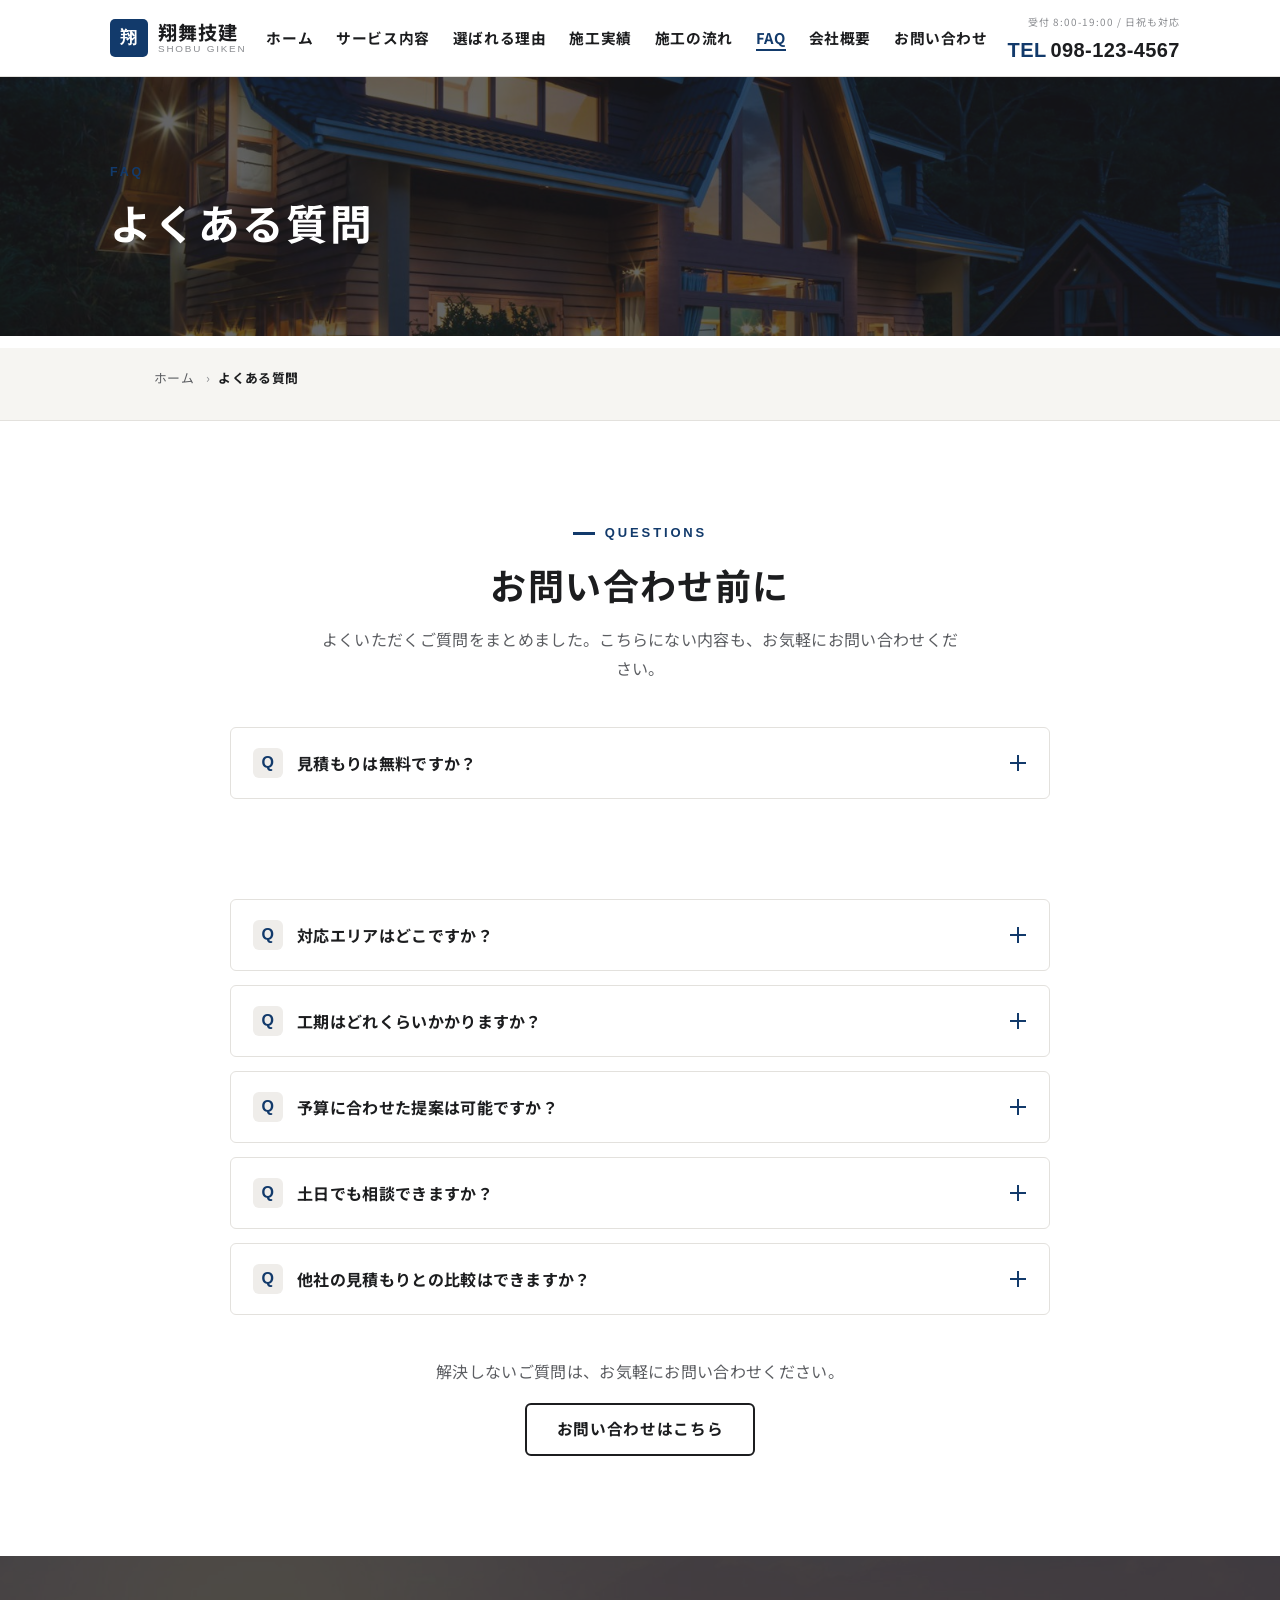
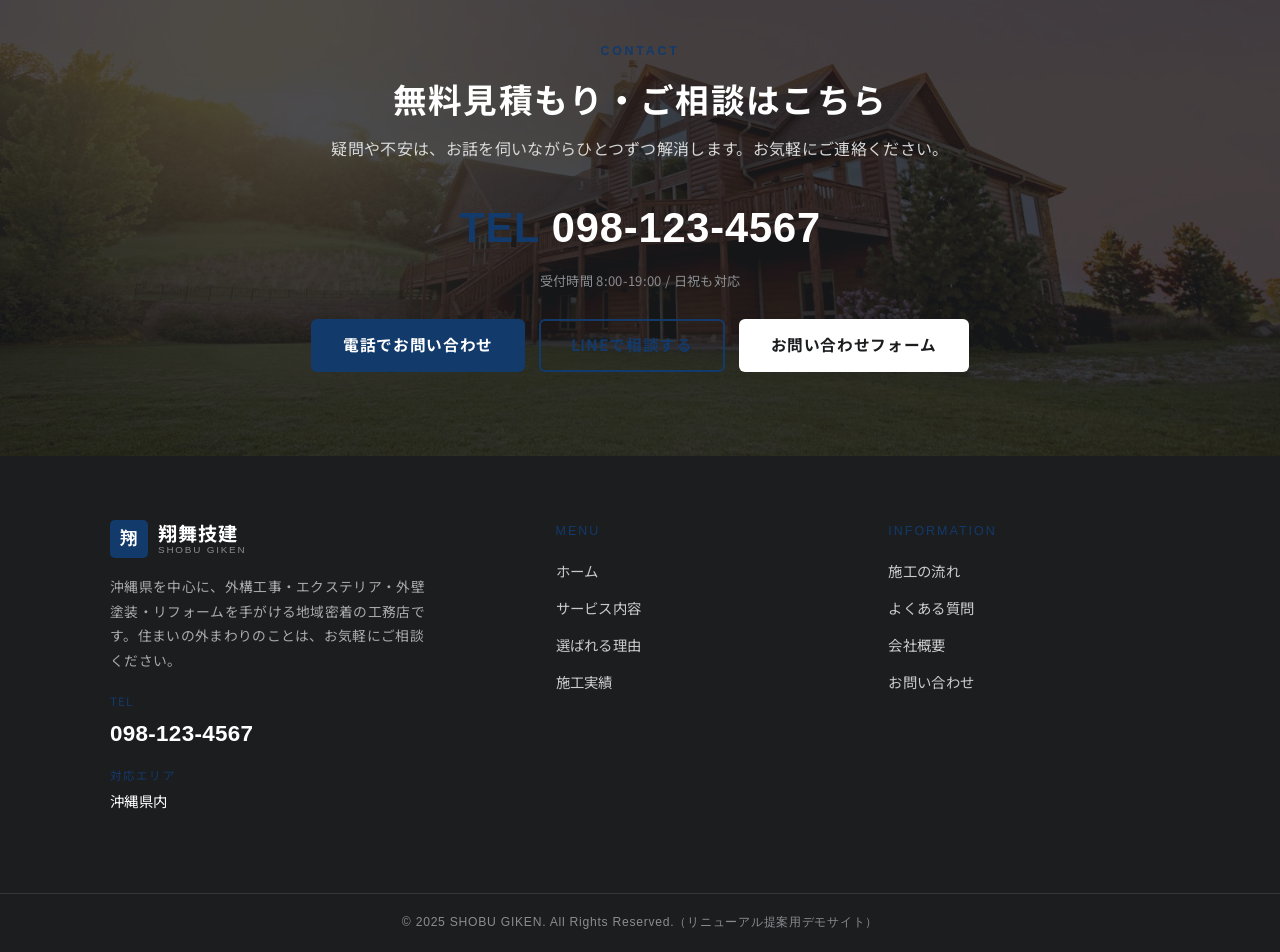
<file: faq.html>
<!DOCTYPE html>
<html lang="ja">
<head>
  <meta charset="UTF-8">
  <meta name="viewport" content="width=device-width, initial-scale=1.0">
  <title>よくある質問（FAQ）｜翔舞技建</title>
  <meta name="description" content="翔舞技建によくいただくご質問をまとめました。お見積もりの費用、対応エリア、工期、ご予算に合わせた提案、土日の相談、他社見積もりとの比較など、お問い合わせ前にご確認ください。">
  <link rel="stylesheet" href="css/style.css">
</head>
<body>

  <!-- ============ 共通ヘッダー ============ -->
  <header class="site-header">
    <div class="container header-inner">
      <a href="index.html" class="logo">
        <span class="logo__mark">翔</span>
        <span class="logo__text">
          <span class="logo__name">翔舞技建</span>
          <span class="logo__sub">Shobu Giken</span>
        </span>
      </a>
      <nav class="gnav" id="globalNav" aria-label="メインメニュー">
        <ul class="gnav__list">
          <li><a href="index.html"    class="gnav__link">ホーム</a></li>
          <li><a href="service.html"  class="gnav__link">サービス内容</a></li>
          <li><a href="strength.html" class="gnav__link">選ばれる理由</a></li>
          <li><a href="works.html"    class="gnav__link">施工実績</a></li>
          <li><a href="flow.html"     class="gnav__link">施工の流れ</a></li>
          <li><a href="faq.html"      class="gnav__link is-active">FAQ</a></li>
          <li><a href="company.html"  class="gnav__link">会社概要</a></li>
          <li><a href="contact.html"  class="gnav__link">お問い合わせ</a></li>
        </ul>
        <a href="tel:0981234567" class="gnav__tel">
          <small>お電話でのお問い合わせ</small>
          <b>098-123-4567</b>
        </a>
      </nav>
      <a href="tel:0981234567" class="header-tel">
        <span class="header-tel__label">受付 8:00-19:00 / 日祝も対応</span>
        <span class="header-tel__num"><span>TEL</span>098-123-4567</span>
      </a>
      <button class="hamburger" type="button" aria-label="メニューを開く" aria-controls="globalNav" aria-expanded="false">
        <span></span>
      </button>
    </div>
  </header>
  <div class="nav-overlay" aria-hidden="true"></div>

  <!-- ============ ページヒーロー ============ -->
  <section class="page-hero">
    <img class="page-hero__bg" src="images/hero-exterior.jpg" alt="">
    <div class="container">
      <p class="page-hero__eyebrow">FAQ</p>
      <h1 class="page-hero__title">よくある質問</h1>
    </div>
  </section>
  <nav class="breadcrumb" aria-label="パンくず">
    <div class="container">
      <ol>
        <li><a href="index.html">ホーム</a></li>
        <li aria-current="page">よくある質問</li>
      </ol>
    </div>
  </nav>

  <!-- ============ FAQアコーディオン ============ -->
  <section class="section">
    <div class="container">
      <div class="center-head reveal">
        <p class="eyebrow">Questions</p>
        <h2 class="section-title">お問い合わせ前に</h2>
        <p class="section-lead">よくいただくご質問をまとめました。こちらにない内容も、お気軽にお問い合わせください。</p>
      </div>

      <div class="faq-list" style="margin-top:44px;">
        <div class="faq-item reveal">
          <button class="faq-q" type="button">
            <span class="faq-q__mark">Q</span>
            <span class="faq-q__text">見積もりは無料ですか？</span>
            <span class="faq-q__icon" aria-hidden="true"></span>
          </button>
          <div class="faq-a">
            <div class="faq-a__inner">
              <span class="faq-a__mark">A</span>
              <p>はい、現地調査・お見積もりは無料で承っております。お見積もり後にしつこく営業することもございませんので、ご検討段階でもお気軽にご依頼ください。</p>
            </div>
          </div>
        </div>

        <div class="faq-item reveal">
          <button class="faq-q" type="button">
            <span class="faq-q__mark">Q</span>
            <span class="faq-q__text">小さな工事でも依頼できますか？</span>
            <span class="faq-q__icon" aria-hidden="true"></span>
          </button>
          <div class="faq-a">
            <div class="faq-a__inner">
              <span class="faq-a__mark">A</span>
              <p>もちろん可能です。フェンスの一部補修やブロックの積み直しなど、小規模な工事も歓迎しております。「こんな小さなことでも頼んでいいのかな」という内容こそ、ぜひご相談ください。</p>
            </div>
          </div>
        </div>

        <div class="faq-item reveal">
          <button class="faq-q" type="button">
            <span class="faq-q__mark">Q</span>
            <span class="faq-q__text">対応エリアはどこですか？</span>
            <span class="faq-q__icon" aria-hidden="true"></span>
          </button>
          <div class="faq-a">
            <div class="faq-a__inner">
              <span class="faq-a__mark">A</span>
              <p>沖縄県内を中心に対応しております。エリアによってはお受けできる範囲が異なる場合がございますので、まずはお気軽にお問い合わせください。</p>
            </div>
          </div>
        </div>

        <div class="faq-item reveal">
          <button class="faq-q" type="button">
            <span class="faq-q__mark">Q</span>
            <span class="faq-q__text">工期はどれくらいかかりますか？</span>
            <span class="faq-q__icon" aria-hidden="true"></span>
          </button>
          <div class="faq-a">
            <div class="faq-a__inner">
              <span class="faq-a__mark">A</span>
              <p>工事の内容や規模、天候によって異なります。小規模な工事であれば数日で完了するものもあれば、大規模な施工では数週間かかる場合もございます。お見積もり時に目安の工期をお伝えします。</p>
            </div>
          </div>
        </div>

        <div class="faq-item reveal">
          <button class="faq-q" type="button">
            <span class="faq-q__mark">Q</span>
            <span class="faq-q__text">予算に合わせた提案は可能ですか？</span>
            <span class="faq-q__icon" aria-hidden="true"></span>
          </button>
          <div class="faq-a">
            <div class="faq-a__inner">
              <span class="faq-a__mark">A</span>
              <p>可能です。ご予算をお伺いしたうえで、優先順位を整理しながら無理のないプランをご提案します。段階的に進める方法など、ご事情に合わせた進め方もご相談いただけます。</p>
            </div>
          </div>
        </div>

        <div class="faq-item reveal">
          <button class="faq-q" type="button">
            <span class="faq-q__mark">Q</span>
            <span class="faq-q__text">土日でも相談できますか？</span>
            <span class="faq-q__icon" aria-hidden="true"></span>
          </button>
          <div class="faq-a">
            <div class="faq-a__inner">
              <span class="faq-a__mark">A</span>
              <p>はい、日祝も含めご相談を承っております。お電話・LINE・フォームでのお問い合わせは随時受け付けておりますので、ご都合のよいタイミングでご連絡ください。</p>
            </div>
          </div>
        </div>

        <div class="faq-item reveal">
          <button class="faq-q" type="button">
            <span class="faq-q__mark">Q</span>
            <span class="faq-q__text">他社の見積もりとの比較はできますか？</span>
            <span class="faq-q__icon" aria-hidden="true"></span>
          </button>
          <div class="faq-a">
            <div class="faq-a__inner">
              <span class="faq-a__mark">A</span>
              <p>比較していただいて構いません。お見積もりの内容は項目ごとに分かりやすくお出ししますので、他社さんとの違いも検討しやすいかと思います。納得いただいたうえでお選びください。</p>
            </div>
          </div>
        </div>
      </div>

      <div class="text-center reveal" style="margin-top:42px;">
        <p class="section-lead" style="margin:0 auto 18px;">解決しないご質問は、お気軽にお問い合わせください。</p>
        <a href="contact.html" class="btn btn--ghost">お問い合わせはこちら</a>
      </div>
    </div>
  </section>

  <!-- ============ CTA ============ -->
  <section class="cta">
    <img class="cta__bg" src="images/gate.jpg" alt="">
    <div class="container cta__inner">
      <p class="cta__eyebrow">Contact</p>
      <h2 class="cta__title">無料見積もり・ご相談はこちら</h2>
      <p class="cta__text">疑問や不安は、お話を伺いながらひとつずつ解消します。お気軽にご連絡ください。</p>
      <p class="cta__tel"><span>TEL</span> 098-123-4567</p>
      <p class="cta__hours">受付時間 8:00-19:00 / 日祝も対応</p>
      <div class="cta__actions">
        <a href="tel:0981234567" class="btn btn--primary">電話でお問い合わせ</a>
        <a href="#" class="btn btn--line">LINEで相談する</a>
        <a href="contact.html" class="btn btn--white">お問い合わせフォーム</a>
      </div>
    </div>
  </section>

  <!-- ============ 共通フッター ============ -->
  <footer class="site-footer">
    <div class="container footer-top">
      <div class="footer-brand">
        <a href="index.html" class="logo">
          <span class="logo__mark">翔</span>
          <span class="logo__text">
            <span class="logo__name">翔舞技建</span>
            <span class="logo__sub">Shobu Giken</span>
          </span>
        </a>
        <p class="footer-desc">沖縄県を中心に、外構工事・エクステリア・外壁塗装・リフォームを手がける地域密着の工務店です。住まいの外まわりのことは、お気軽にご相談ください。</p>
        <dl class="footer-info">
          <dt>TEL</dt>
          <dd class="tel-big">098-123-4567</dd>
          <dt>対応エリア</dt>
          <dd>沖縄県内</dd>
        </dl>
      </div>
      <div class="footer-col">
        <p class="footer-col__title">Menu</p>
        <ul class="footer-nav">
          <li><a href="index.html">ホーム</a></li>
          <li><a href="service.html">サービス内容</a></li>
          <li><a href="strength.html">選ばれる理由</a></li>
          <li><a href="works.html">施工実績</a></li>
        </ul>
      </div>
      <div class="footer-col">
        <p class="footer-col__title">Information</p>
        <ul class="footer-nav">
          <li><a href="flow.html">施工の流れ</a></li>
          <li><a href="faq.html">よくある質問</a></li>
          <li><a href="company.html">会社概要</a></li>
          <li><a href="contact.html">お問い合わせ</a></li>
        </ul>
      </div>
    </div>
    <div class="footer-bottom">
      &copy; 2025 SHOBU GIKEN. All Rights Reserved.（リニューアル提案用デモサイト）
    </div>
  </footer>

  <!-- ============ スマホ下部固定CTA ============ -->
  <nav class="sp-cta" aria-label="お問い合わせ">
    <a class="sp-cta__tel" href="tel:0981234567">
      <svg viewBox="0 0 24 24" fill="none" stroke="currentColor" stroke-width="2" stroke-linecap="round" stroke-linejoin="round"><path d="M22 16.92v3a2 2 0 0 1-2.18 2 19.79 19.79 0 0 1-8.63-3.07 19.5 19.5 0 0 1-6-6 19.79 19.79 0 0 1-3.07-8.67A2 2 0 0 1 4.11 2h3a2 2 0 0 1 2 1.72c.13.96.36 1.9.7 2.81a2 2 0 0 1-.45 2.11L8.09 9.91a16 16 0 0 0 6 6l1.27-1.27a2 2 0 0 1 2.11-.45c.91.34 1.85.57 2.81.7A2 2 0 0 1 22 16.92Z"/></svg>
      電話
    </a>
    <a class="sp-cta__line" href="#">
      <svg viewBox="0 0 24 24" fill="none" stroke="currentColor" stroke-width="2" stroke-linecap="round" stroke-linejoin="round"><path d="M21 11.5a8.38 8.38 0 0 1-8.5 8.5 8.5 8.5 0 0 1-3.8-.9L3 21l1.9-5.7A8.38 8.38 0 0 1 4 11.5 8.5 8.5 0 0 1 12.5 3 8.38 8.38 0 0 1 21 11.5Z"/></svg>
      LINE
    </a>
    <a class="sp-cta__form" href="contact.html">
      <svg viewBox="0 0 24 24" fill="none" stroke="currentColor" stroke-width="2" stroke-linecap="round" stroke-linejoin="round"><path d="M4 4h16v12H5.17L4 17.17V4Z"/><path d="M8 9h8M8 12h5"/></svg>
      無料相談
    </a>
  </nav>

  <script src="js/main.js"></script>
</body>
</html>
</file>
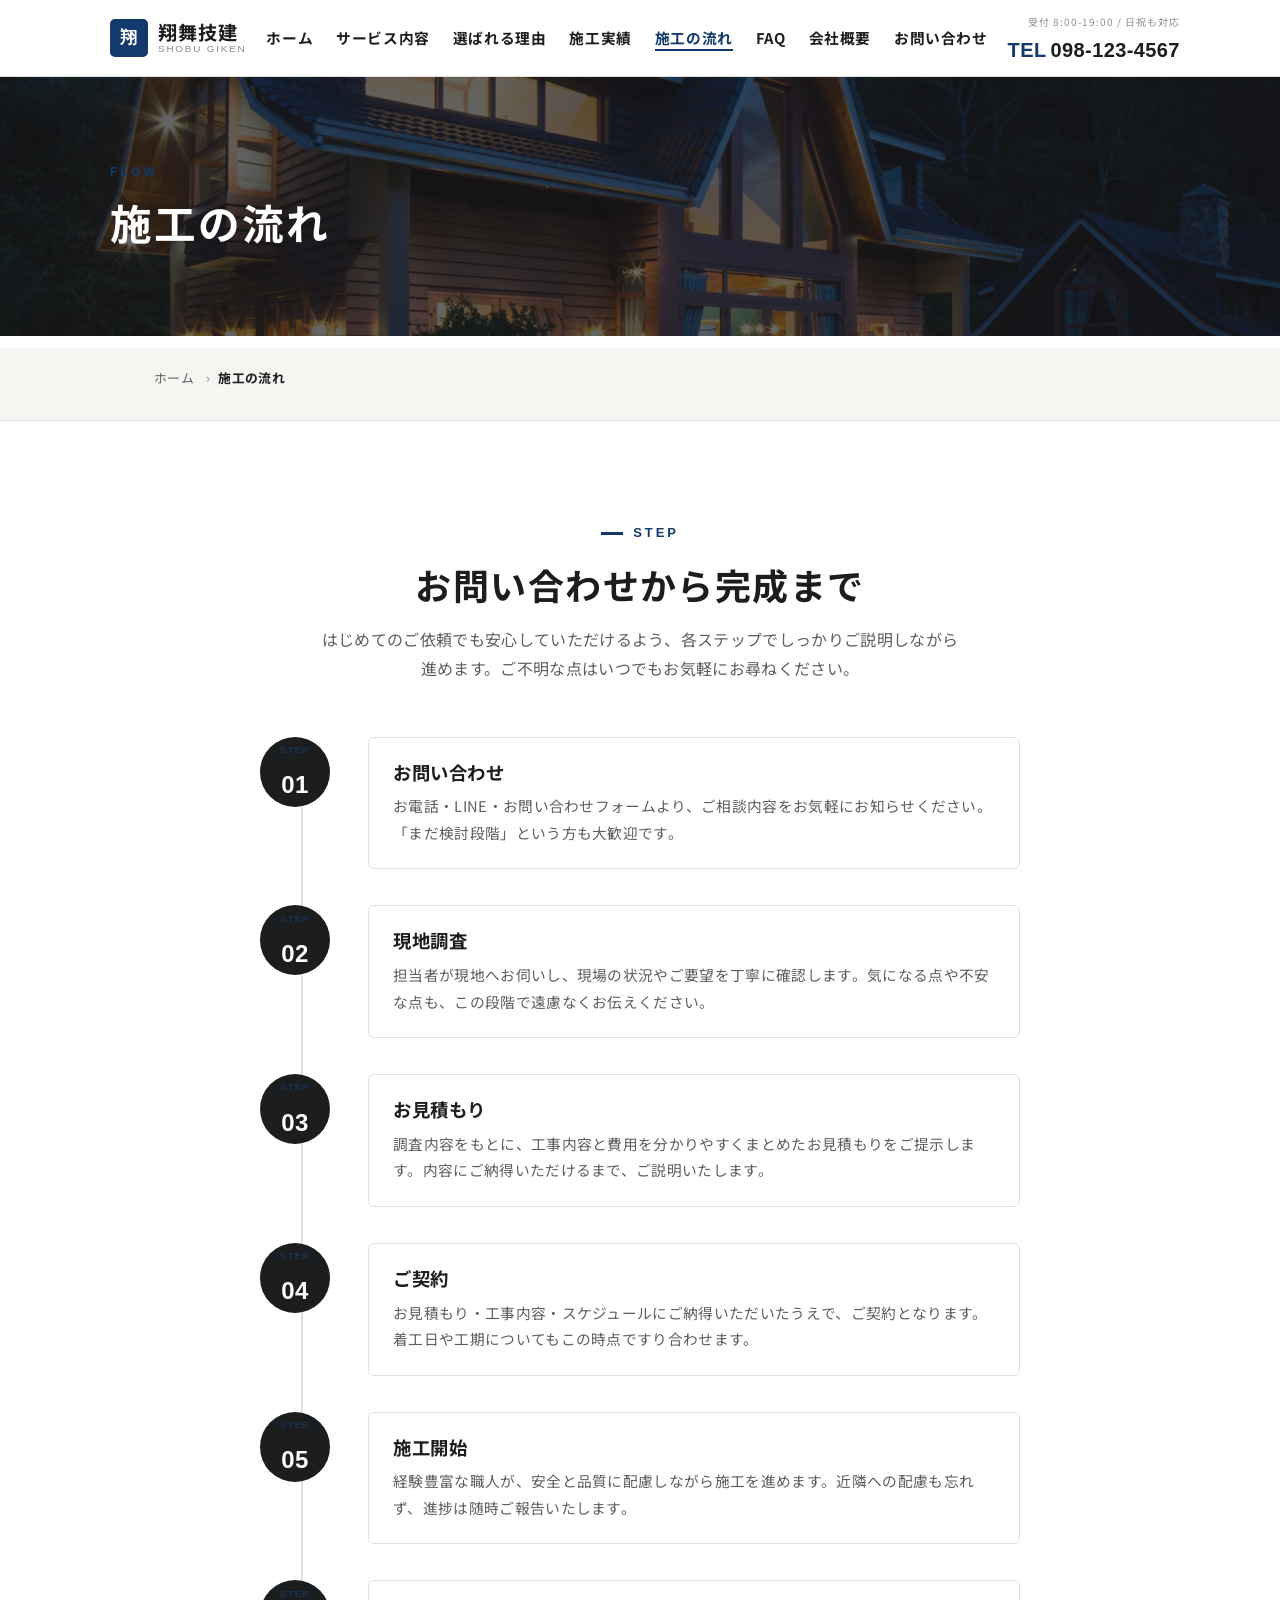
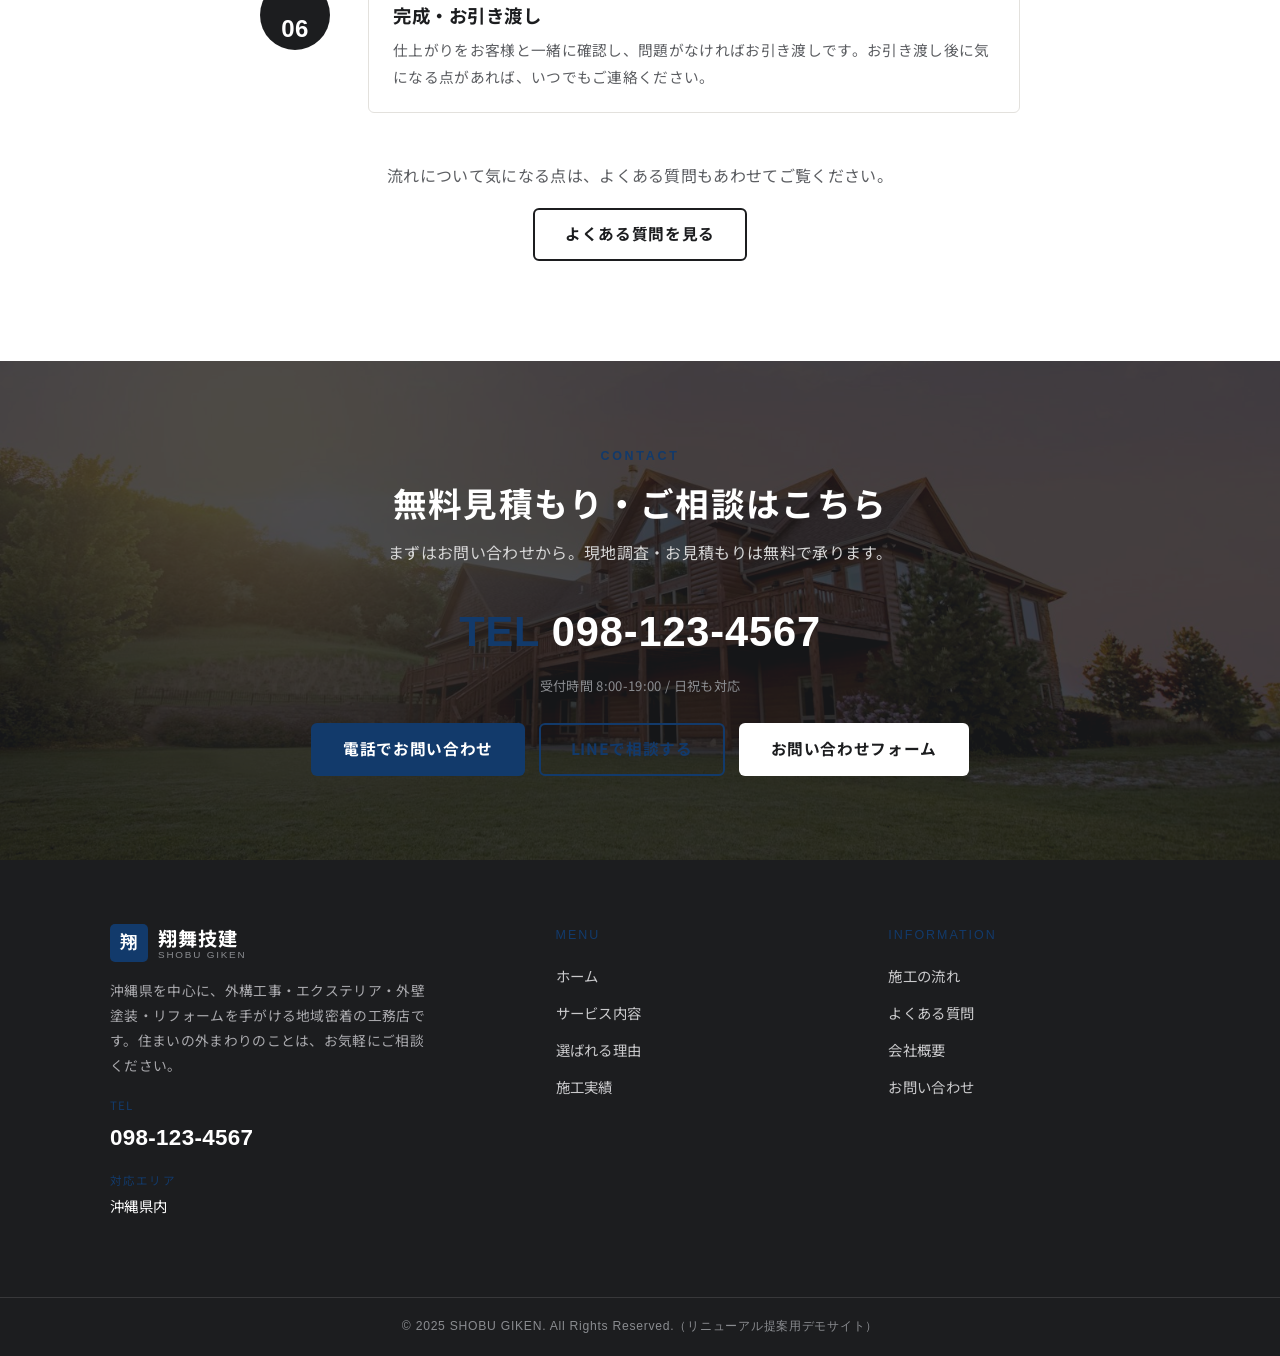
<file: flow.html>
<!DOCTYPE html>
<html lang="ja">
<head>
  <meta charset="UTF-8">
  <meta name="viewport" content="width=device-width, initial-scale=1.0">
  <title>施工の流れ｜翔舞技建</title>
  <meta name="description" content="翔舞技建の施工の流れ。お問い合わせ・現地調査・お見積もり・ご契約・施工開始・完成お引き渡しまで、6つのステップで分かりやすくご説明します。">
  <link rel="stylesheet" href="css/style.css">
</head>
<body>

  <!-- ============ 共通ヘッダー ============ -->
  <header class="site-header">
    <div class="container header-inner">
      <a href="index.html" class="logo">
        <span class="logo__mark">翔</span>
        <span class="logo__text">
          <span class="logo__name">翔舞技建</span>
          <span class="logo__sub">Shobu Giken</span>
        </span>
      </a>
      <nav class="gnav" id="globalNav" aria-label="メインメニュー">
        <ul class="gnav__list">
          <li><a href="index.html"    class="gnav__link">ホーム</a></li>
          <li><a href="service.html"  class="gnav__link">サービス内容</a></li>
          <li><a href="strength.html" class="gnav__link">選ばれる理由</a></li>
          <li><a href="works.html"    class="gnav__link">施工実績</a></li>
          <li><a href="flow.html"     class="gnav__link is-active">施工の流れ</a></li>
          <li><a href="faq.html"      class="gnav__link">FAQ</a></li>
          <li><a href="company.html"  class="gnav__link">会社概要</a></li>
          <li><a href="contact.html"  class="gnav__link">お問い合わせ</a></li>
        </ul>
        <a href="tel:0981234567" class="gnav__tel">
          <small>お電話でのお問い合わせ</small>
          <b>098-123-4567</b>
        </a>
      </nav>
      <a href="tel:0981234567" class="header-tel">
        <span class="header-tel__label">受付 8:00-19:00 / 日祝も対応</span>
        <span class="header-tel__num"><span>TEL</span>098-123-4567</span>
      </a>
      <button class="hamburger" type="button" aria-label="メニューを開く" aria-controls="globalNav" aria-expanded="false">
        <span></span>
      </button>
    </div>
  </header>
  <div class="nav-overlay" aria-hidden="true"></div>

  <!-- ============ ページヒーロー ============ -->
  <section class="page-hero">
    <img class="page-hero__bg" src="images/hero-exterior.jpg" alt="">
    <div class="container">
      <p class="page-hero__eyebrow">Flow</p>
      <h1 class="page-hero__title">施工の流れ</h1>
    </div>
  </section>
  <nav class="breadcrumb" aria-label="パンくず">
    <div class="container">
      <ol>
        <li><a href="index.html">ホーム</a></li>
        <li aria-current="page">施工の流れ</li>
      </ol>
    </div>
  </nav>

  <!-- ============ ステップ ============ -->
  <section class="section">
    <div class="container">
      <div class="center-head reveal">
        <p class="eyebrow">Step</p>
        <h2 class="section-title">お問い合わせから完成まで</h2>
        <p class="section-lead">はじめてのご依頼でも安心していただけるよう、各ステップでしっかりご説明しながら進めます。ご不明な点はいつでもお気軽にお尋ねください。</p>
      </div>

      <div class="flow-list" style="margin-top:54px;">
        <div class="flow-step reveal">
          <div class="flow-step__no"><small>STEP</small><b>01</b></div>
          <div class="flow-step__body">
            <h3 class="flow-step__title">お問い合わせ</h3>
            <p class="flow-step__text">お電話・LINE・お問い合わせフォームより、ご相談内容をお気軽にお知らせください。「まだ検討段階」という方も大歓迎です。</p>
          </div>
        </div>

        <div class="flow-step reveal">
          <div class="flow-step__no"><small>STEP</small><b>02</b></div>
          <div class="flow-step__body">
            <h3 class="flow-step__title">現地調査</h3>
            <p class="flow-step__text">担当者が現地へお伺いし、現場の状況やご要望を丁寧に確認します。気になる点や不安な点も、この段階で遠慮なくお伝えください。</p>
          </div>
        </div>

        <div class="flow-step reveal">
          <div class="flow-step__no"><small>STEP</small><b>03</b></div>
          <div class="flow-step__body">
            <h3 class="flow-step__title">お見積もり</h3>
            <p class="flow-step__text">調査内容をもとに、工事内容と費用を分かりやすくまとめたお見積もりをご提示します。内容にご納得いただけるまで、ご説明いたします。</p>
          </div>
        </div>

        <div class="flow-step reveal">
          <div class="flow-step__no"><small>STEP</small><b>04</b></div>
          <div class="flow-step__body">
            <h3 class="flow-step__title">ご契約</h3>
            <p class="flow-step__text">お見積もり・工事内容・スケジュールにご納得いただいたうえで、ご契約となります。着工日や工期についてもこの時点ですり合わせます。</p>
          </div>
        </div>

        <div class="flow-step reveal">
          <div class="flow-step__no"><small>STEP</small><b>05</b></div>
          <div class="flow-step__body">
            <h3 class="flow-step__title">施工開始</h3>
            <p class="flow-step__text">経験豊富な職人が、安全と品質に配慮しながら施工を進めます。近隣への配慮も忘れず、進捗は随時ご報告いたします。</p>
          </div>
        </div>

        <div class="flow-step reveal">
          <div class="flow-step__no"><small>STEP</small><b>06</b></div>
          <div class="flow-step__body">
            <h3 class="flow-step__title">完成・お引き渡し</h3>
            <p class="flow-step__text">仕上がりをお客様と一緒に確認し、問題がなければお引き渡しです。お引き渡し後に気になる点があれば、いつでもご連絡ください。</p>
          </div>
        </div>
      </div>

      <!-- よくある質問への導線 -->
      <div class="text-center reveal" style="margin-top:48px;">
        <p class="section-lead" style="margin:0 auto 18px;">流れについて気になる点は、よくある質問もあわせてご覧ください。</p>
        <a href="faq.html" class="btn btn--ghost">よくある質問を見る</a>
      </div>
    </div>
  </section>

  <!-- ============ CTA ============ -->
  <section class="cta">
    <img class="cta__bg" src="images/gate.jpg" alt="">
    <div class="container cta__inner">
      <p class="cta__eyebrow">Contact</p>
      <h2 class="cta__title">無料見積もり・ご相談はこちら</h2>
      <p class="cta__text">まずはお問い合わせから。現地調査・お見積もりは無料で承ります。</p>
      <p class="cta__tel"><span>TEL</span> 098-123-4567</p>
      <p class="cta__hours">受付時間 8:00-19:00 / 日祝も対応</p>
      <div class="cta__actions">
        <a href="tel:0981234567" class="btn btn--primary">電話でお問い合わせ</a>
        <a href="#" class="btn btn--line">LINEで相談する</a>
        <a href="contact.html" class="btn btn--white">お問い合わせフォーム</a>
      </div>
    </div>
  </section>

  <!-- ============ 共通フッター ============ -->
  <footer class="site-footer">
    <div class="container footer-top">
      <div class="footer-brand">
        <a href="index.html" class="logo">
          <span class="logo__mark">翔</span>
          <span class="logo__text">
            <span class="logo__name">翔舞技建</span>
            <span class="logo__sub">Shobu Giken</span>
          </span>
        </a>
        <p class="footer-desc">沖縄県を中心に、外構工事・エクステリア・外壁塗装・リフォームを手がける地域密着の工務店です。住まいの外まわりのことは、お気軽にご相談ください。</p>
        <dl class="footer-info">
          <dt>TEL</dt>
          <dd class="tel-big">098-123-4567</dd>
          <dt>対応エリア</dt>
          <dd>沖縄県内</dd>
        </dl>
      </div>
      <div class="footer-col">
        <p class="footer-col__title">Menu</p>
        <ul class="footer-nav">
          <li><a href="index.html">ホーム</a></li>
          <li><a href="service.html">サービス内容</a></li>
          <li><a href="strength.html">選ばれる理由</a></li>
          <li><a href="works.html">施工実績</a></li>
        </ul>
      </div>
      <div class="footer-col">
        <p class="footer-col__title">Information</p>
        <ul class="footer-nav">
          <li><a href="flow.html">施工の流れ</a></li>
          <li><a href="faq.html">よくある質問</a></li>
          <li><a href="company.html">会社概要</a></li>
          <li><a href="contact.html">お問い合わせ</a></li>
        </ul>
      </div>
    </div>
    <div class="footer-bottom">
      &copy; 2025 SHOBU GIKEN. All Rights Reserved.（リニューアル提案用デモサイト）
    </div>
  </footer>

  <!-- ============ スマホ下部固定CTA ============ -->
  <nav class="sp-cta" aria-label="お問い合わせ">
    <a class="sp-cta__tel" href="tel:0981234567">
      <svg viewBox="0 0 24 24" fill="none" stroke="currentColor" stroke-width="2" stroke-linecap="round" stroke-linejoin="round"><path d="M22 16.92v3a2 2 0 0 1-2.18 2 19.79 19.79 0 0 1-8.63-3.07 19.5 19.5 0 0 1-6-6 19.79 19.79 0 0 1-3.07-8.67A2 2 0 0 1 4.11 2h3a2 2 0 0 1 2 1.72c.13.96.36 1.9.7 2.81a2 2 0 0 1-.45 2.11L8.09 9.91a16 16 0 0 0 6 6l1.27-1.27a2 2 0 0 1 2.11-.45c.91.34 1.85.57 2.81.7A2 2 0 0 1 22 16.92Z"/></svg>
      電話
    </a>
    <a class="sp-cta__line" href="#">
      <svg viewBox="0 0 24 24" fill="none" stroke="currentColor" stroke-width="2" stroke-linecap="round" stroke-linejoin="round"><path d="M21 11.5a8.38 8.38 0 0 1-8.5 8.5 8.5 8.5 0 0 1-3.8-.9L3 21l1.9-5.7A8.38 8.38 0 0 1 4 11.5 8.5 8.5 0 0 1 12.5 3 8.38 8.38 0 0 1 21 11.5Z"/></svg>
      LINE
    </a>
    <a class="sp-cta__form" href="contact.html">
      <svg viewBox="0 0 24 24" fill="none" stroke="currentColor" stroke-width="2" stroke-linecap="round" stroke-linejoin="round"><path d="M4 4h16v12H5.17L4 17.17V4Z"/><path d="M8 9h8M8 12h5"/></svg>
      無料相談
    </a>
  </nav>

  <script src="js/main.js"></script>
</body>
</html>
</file>
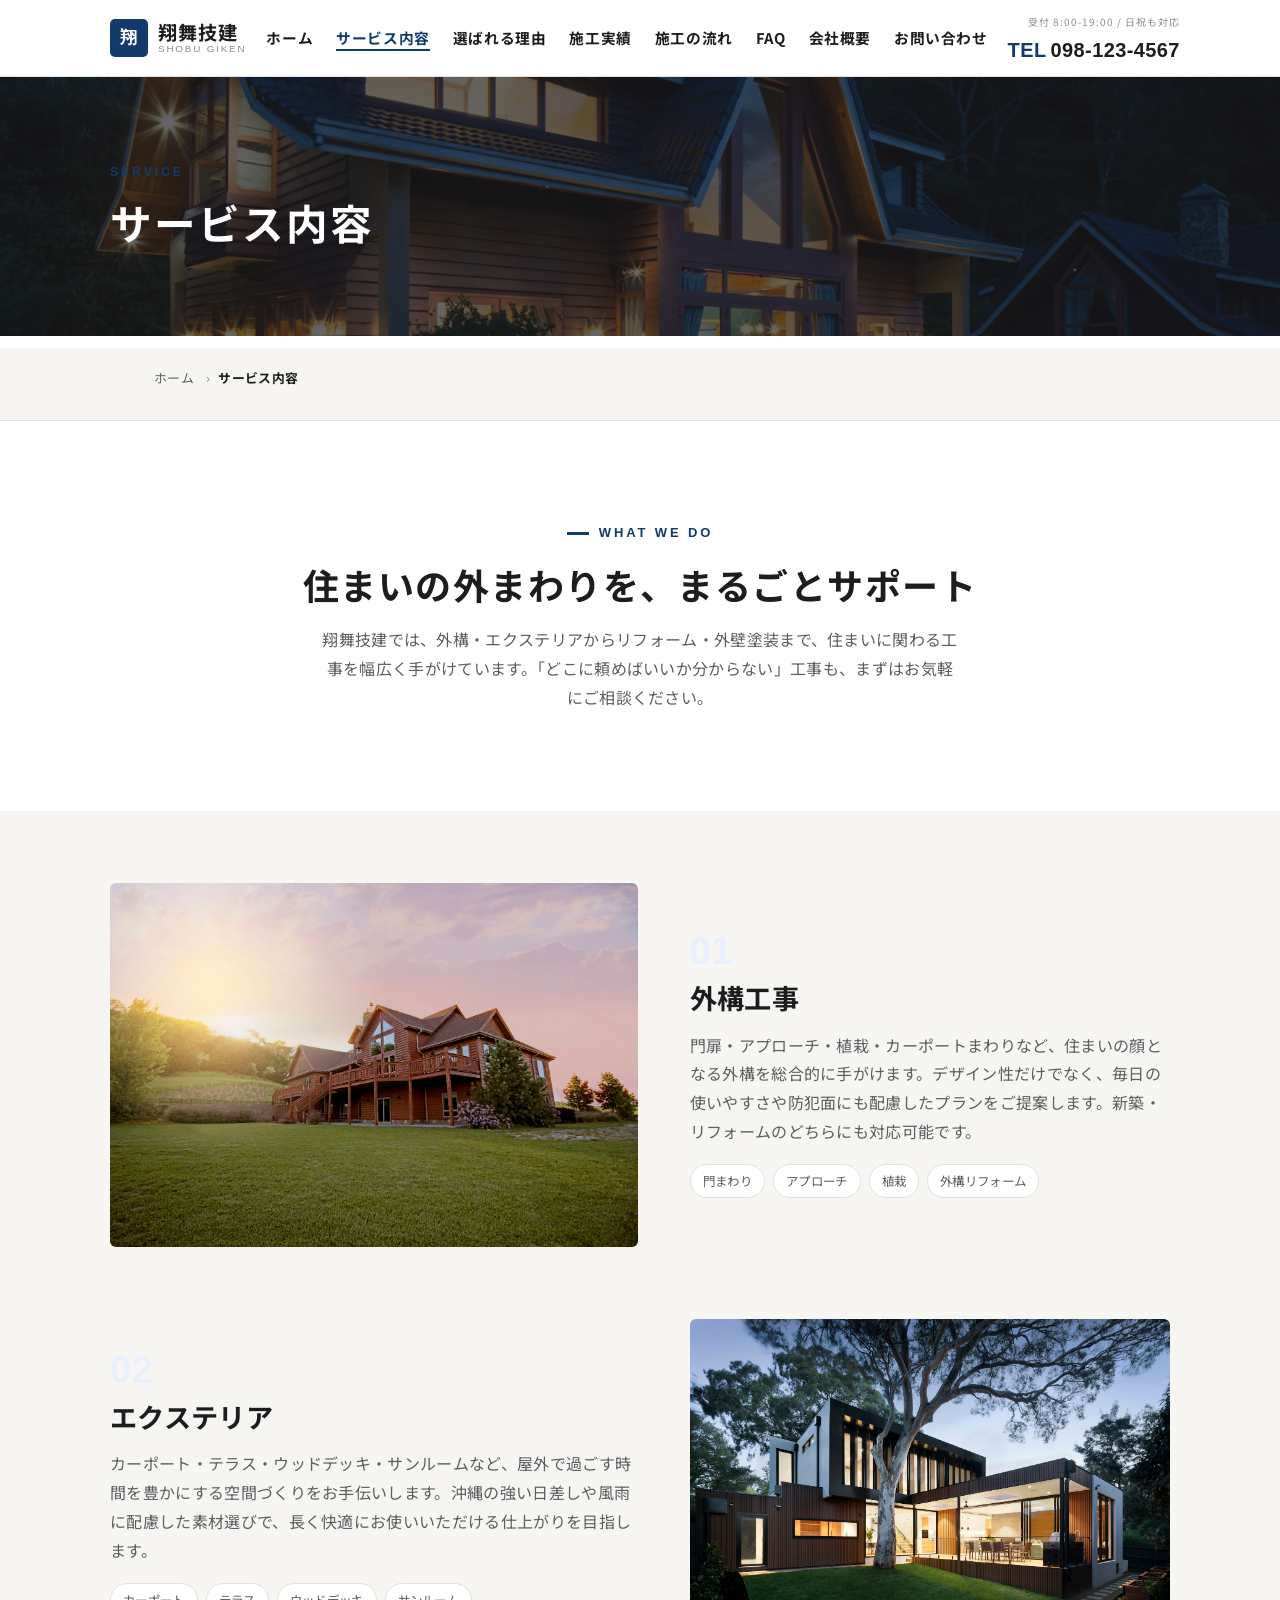
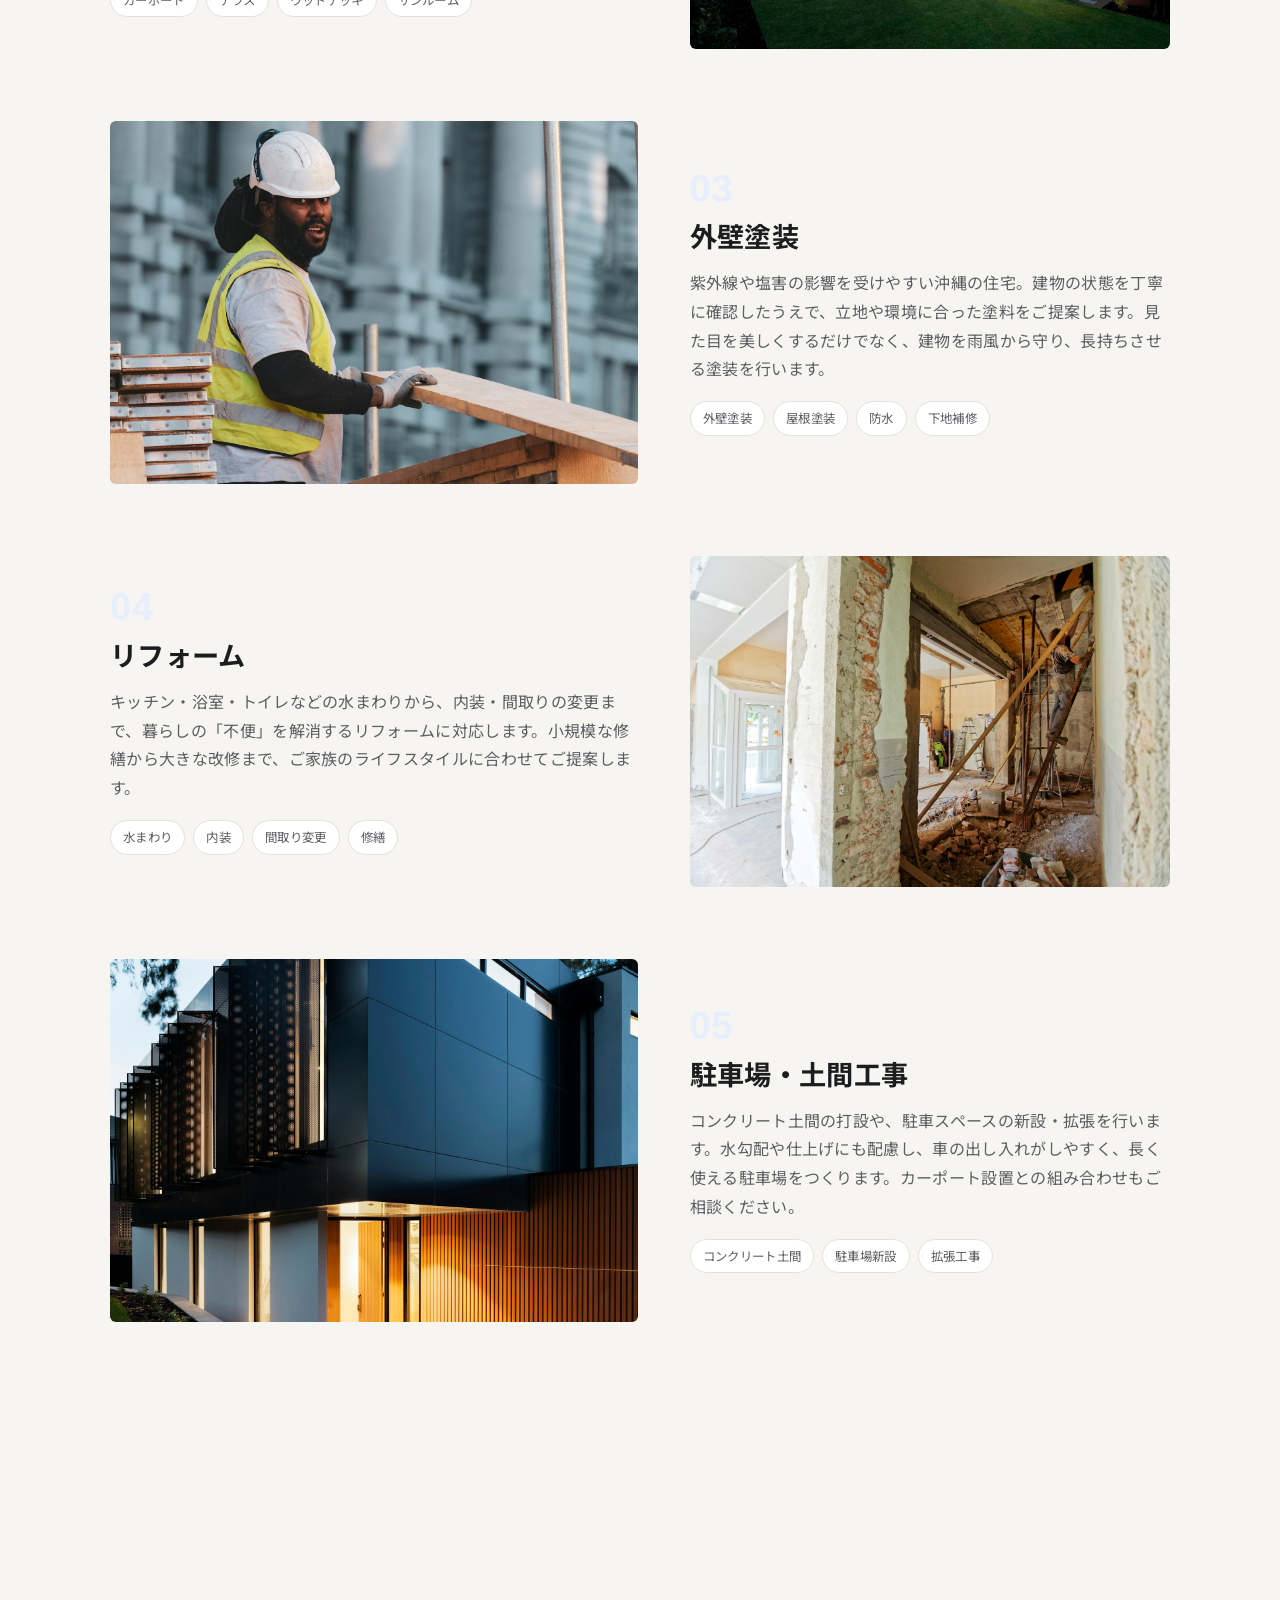
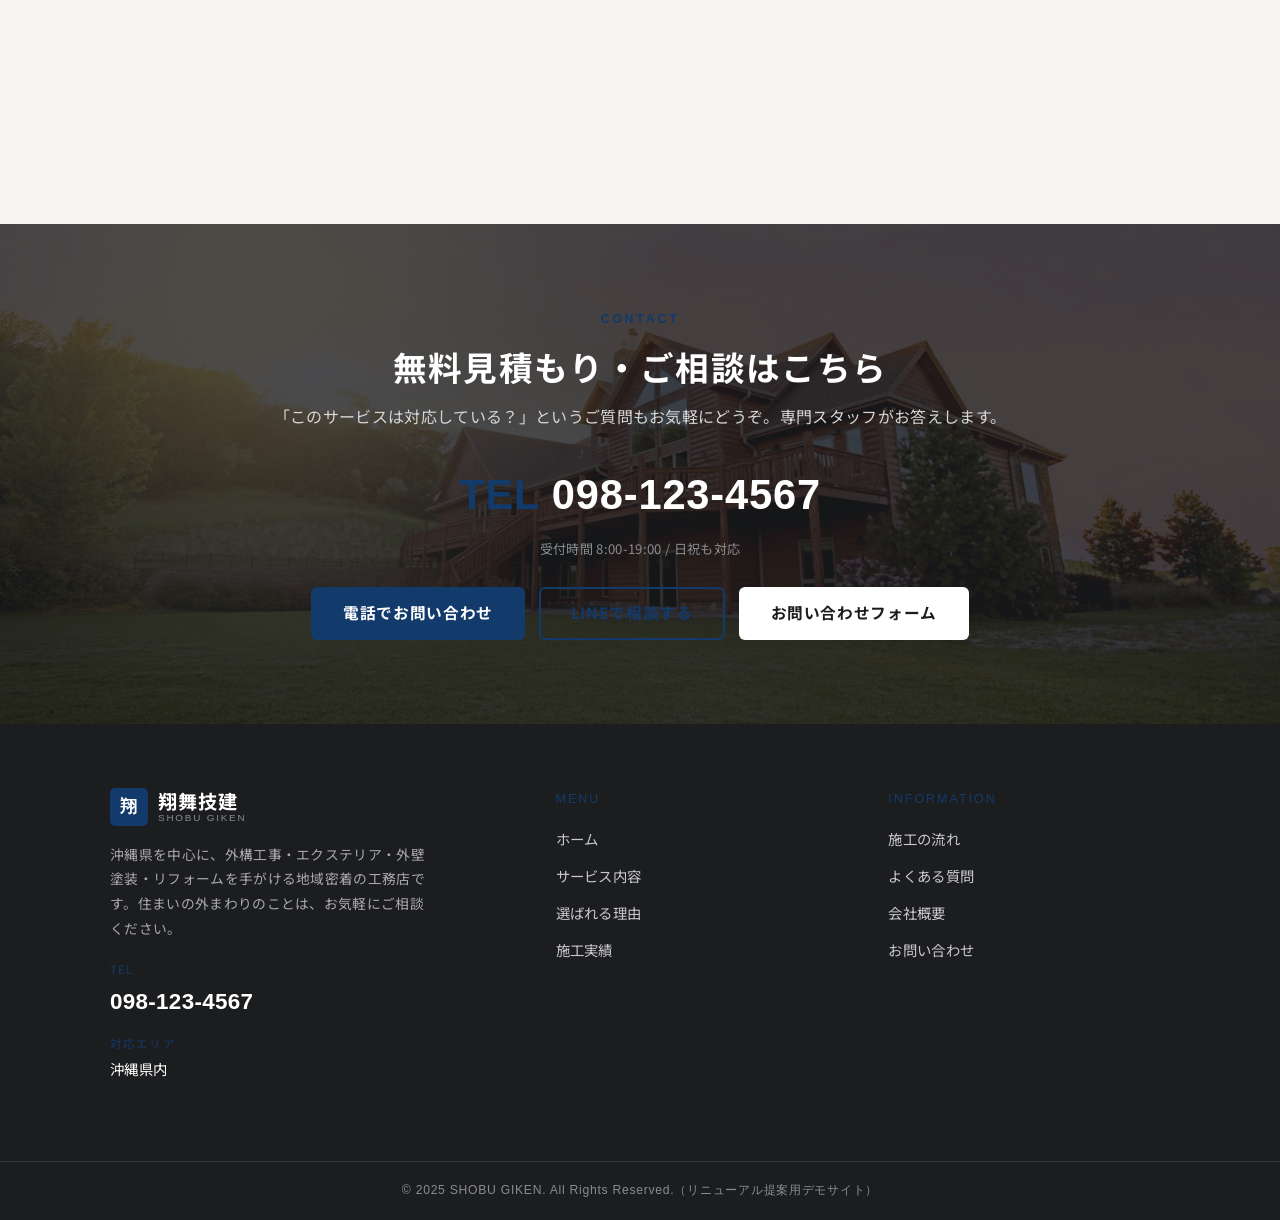
<file: service.html>
<!DOCTYPE html>
<html lang="ja">
<head>
  <meta charset="UTF-8">
  <meta name="viewport" content="width=device-width, initial-scale=1.0">
  <title>サービス内容｜翔舞技建</title>
  <meta name="description" content="翔舞技建のサービス内容。外構工事・エクステリア・外壁塗装・リフォーム・駐車場/土間工事・フェンス/ブロック工事まで、沖縄の住まいの外まわりに幅広く対応します。">
  <link rel="stylesheet" href="css/style.css">
</head>
<body>

  <!-- ============ 共通ヘッダー ============ -->
  <header class="site-header">
    <div class="container header-inner">
      <a href="index.html" class="logo">
        <span class="logo__mark">翔</span>
        <span class="logo__text">
          <span class="logo__name">翔舞技建</span>
          <span class="logo__sub">Shobu Giken</span>
        </span>
      </a>
      <nav class="gnav" id="globalNav" aria-label="メインメニュー">
        <ul class="gnav__list">
          <li><a href="index.html"    class="gnav__link">ホーム</a></li>
          <li><a href="service.html"  class="gnav__link is-active">サービス内容</a></li>
          <li><a href="strength.html" class="gnav__link">選ばれる理由</a></li>
          <li><a href="works.html"    class="gnav__link">施工実績</a></li>
          <li><a href="flow.html"     class="gnav__link">施工の流れ</a></li>
          <li><a href="faq.html"      class="gnav__link">FAQ</a></li>
          <li><a href="company.html"  class="gnav__link">会社概要</a></li>
          <li><a href="contact.html"  class="gnav__link">お問い合わせ</a></li>
        </ul>
        <a href="tel:0981234567" class="gnav__tel">
          <small>お電話でのお問い合わせ</small>
          <b>098-123-4567</b>
        </a>
      </nav>
      <a href="tel:0981234567" class="header-tel">
        <span class="header-tel__label">受付 8:00-19:00 / 日祝も対応</span>
        <span class="header-tel__num"><span>TEL</span>098-123-4567</span>
      </a>
      <button class="hamburger" type="button" aria-label="メニューを開く" aria-controls="globalNav" aria-expanded="false">
        <span></span>
      </button>
    </div>
  </header>
  <div class="nav-overlay" aria-hidden="true"></div>

  <!-- ============ ページヒーロー ============ -->
  <section class="page-hero">
    <img class="page-hero__bg" src="images/hero-exterior.jpg" alt="">
    <div class="container">
      <p class="page-hero__eyebrow">Service</p>
      <h1 class="page-hero__title">サービス内容</h1>
    </div>
  </section>
  <nav class="breadcrumb" aria-label="パンくず">
    <div class="container">
      <ol>
        <li><a href="index.html">ホーム</a></li>
        <li aria-current="page">サービス内容</li>
      </ol>
    </div>
  </nav>

  <!-- ============ 導入 ============ -->
  <section class="section">
    <div class="container">
      <div class="center-head reveal">
        <p class="eyebrow">What we do</p>
        <h2 class="section-title">住まいの外まわりを、まるごとサポート</h2>
        <p class="section-lead">翔舞技建では、外構・エクステリアからリフォーム・外壁塗装まで、住まいに関わる工事を幅広く手がけています。「どこに頼めばいいか分からない」工事も、まずはお気軽にご相談ください。</p>
      </div>
    </div>
  </section>

  <!-- ============ サービス詳細ブロック ============ -->
  <section class="section section--paper" style="padding-top:0;">
    <div class="container" style="padding-top:clamp(40px,6vw,72px);">

      <div class="svc-block reveal">
        <div class="svc-block__media"><img src="images/gate.jpg" alt="外構工事の施工イメージ"></div>
        <div class="svc-block__body">
          <p class="svc-block__no">01</p>
          <h3 class="svc-block__title">外構工事</h3>
          <p class="svc-block__text">門扉・アプローチ・植栽・カーポートまわりなど、住まいの顔となる外構を総合的に手がけます。デザイン性だけでなく、毎日の使いやすさや防犯面にも配慮したプランをご提案します。新築・リフォームのどちらにも対応可能です。</p>
          <ul class="svc-tags">
            <li>門まわり</li><li>アプローチ</li><li>植栽</li><li>外構リフォーム</li>
          </ul>
        </div>
      </div>

      <div class="svc-block reveal">
        <div class="svc-block__media"><img src="images/deck-terrace.jpg" alt="エクステリアの施工イメージ"></div>
        <div class="svc-block__body">
          <p class="svc-block__no">02</p>
          <h3 class="svc-block__title">エクステリア</h3>
          <p class="svc-block__text">カーポート・テラス・ウッドデッキ・サンルームなど、屋外で過ごす時間を豊かにする空間づくりをお手伝いします。沖縄の強い日差しや風雨に配慮した素材選びで、長く快適にお使いいただける仕上がりを目指します。</p>
          <ul class="svc-tags">
            <li>カーポート</li><li>テラス</li><li>ウッドデッキ</li><li>サンルーム</li>
          </ul>
        </div>
      </div>

      <div class="svc-block reveal">
        <div class="svc-block__media"><img src="images/painting.jpg" alt="外壁塗装の施工イメージ"></div>
        <div class="svc-block__body">
          <p class="svc-block__no">03</p>
          <h3 class="svc-block__title">外壁塗装</h3>
          <p class="svc-block__text">紫外線や塩害の影響を受けやすい沖縄の住宅。建物の状態を丁寧に確認したうえで、立地や環境に合った塗料をご提案します。見た目を美しくするだけでなく、建物を雨風から守り、長持ちさせる塗装を行います。</p>
          <ul class="svc-tags">
            <li>外壁塗装</li><li>屋根塗装</li><li>防水</li><li>下地補修</li>
          </ul>
        </div>
      </div>

      <div class="svc-block reveal">
        <div class="svc-block__media"><img src="images/reform.jpg" alt="リフォームの施工イメージ"></div>
        <div class="svc-block__body">
          <p class="svc-block__no">04</p>
          <h3 class="svc-block__title">リフォーム</h3>
          <p class="svc-block__text">キッチン・浴室・トイレなどの水まわりから、内装・間取りの変更まで、暮らしの「不便」を解消するリフォームに対応します。小規模な修繕から大きな改修まで、ご家族のライフスタイルに合わせてご提案します。</p>
          <ul class="svc-tags">
            <li>水まわり</li><li>内装</li><li>間取り変更</li><li>修繕</li>
          </ul>
        </div>
      </div>

      <div class="svc-block reveal">
        <div class="svc-block__media"><img src="images/parking.jpg" alt="駐車場・土間工事の施工イメージ"></div>
        <div class="svc-block__body">
          <p class="svc-block__no">05</p>
          <h3 class="svc-block__title">駐車場・土間工事</h3>
          <p class="svc-block__text">コンクリート土間の打設や、駐車スペースの新設・拡張を行います。水勾配や仕上げにも配慮し、車の出し入れがしやすく、長く使える駐車場をつくります。カーポート設置との組み合わせもご相談ください。</p>
          <ul class="svc-tags">
            <li>コンクリート土間</li><li>駐車場新設</li><li>拡張工事</li>
          </ul>
        </div>
      </div>

      <div class="svc-block reveal">
        <div class="svc-block__media"><img src="images/fence.jpg" alt="フェンス・ブロック工事の施工イメージ"></div>
        <div class="svc-block__body">
          <p class="svc-block__no">06</p>
          <h3 class="svc-block__title">フェンス・ブロック工事</h3>
          <p class="svc-block__text">プライバシーや防犯に配慮したフェンスの設置、ブロック塀の新設・補修・やり替えに対応します。台風の多い地域だからこそ、強度と安全性に配慮した施工を心がけています。既存の塀の点検もお任せください。</p>
          <ul class="svc-tags">
            <li>フェンス設置</li><li>ブロック塀</li><li>補修</li><li>やり替え</li>
          </ul>
        </div>
      </div>

    </div>
  </section>

  <!-- ============ CTA ============ -->
  <section class="cta">
    <img class="cta__bg" src="images/gate.jpg" alt="">
    <div class="container cta__inner">
      <p class="cta__eyebrow">Contact</p>
      <h2 class="cta__title">無料見積もり・ご相談はこちら</h2>
      <p class="cta__text">「このサービスは対応している？」というご質問もお気軽にどうぞ。専門スタッフがお答えします。</p>
      <p class="cta__tel"><span>TEL</span> 098-123-4567</p>
      <p class="cta__hours">受付時間 8:00-19:00 / 日祝も対応</p>
      <div class="cta__actions">
        <a href="tel:0981234567" class="btn btn--primary">電話でお問い合わせ</a>
        <a href="#" class="btn btn--line">LINEで相談する</a>
        <a href="contact.html" class="btn btn--white">お問い合わせフォーム</a>
      </div>
    </div>
  </section>

  <!-- ============ 共通フッター ============ -->
  <footer class="site-footer">
    <div class="container footer-top">
      <div class="footer-brand">
        <a href="index.html" class="logo">
          <span class="logo__mark">翔</span>
          <span class="logo__text">
            <span class="logo__name">翔舞技建</span>
            <span class="logo__sub">Shobu Giken</span>
          </span>
        </a>
        <p class="footer-desc">沖縄県を中心に、外構工事・エクステリア・外壁塗装・リフォームを手がける地域密着の工務店です。住まいの外まわりのことは、お気軽にご相談ください。</p>
        <dl class="footer-info">
          <dt>TEL</dt>
          <dd class="tel-big">098-123-4567</dd>
          <dt>対応エリア</dt>
          <dd>沖縄県内</dd>
        </dl>
      </div>
      <div class="footer-col">
        <p class="footer-col__title">Menu</p>
        <ul class="footer-nav">
          <li><a href="index.html">ホーム</a></li>
          <li><a href="service.html">サービス内容</a></li>
          <li><a href="strength.html">選ばれる理由</a></li>
          <li><a href="works.html">施工実績</a></li>
        </ul>
      </div>
      <div class="footer-col">
        <p class="footer-col__title">Information</p>
        <ul class="footer-nav">
          <li><a href="flow.html">施工の流れ</a></li>
          <li><a href="faq.html">よくある質問</a></li>
          <li><a href="company.html">会社概要</a></li>
          <li><a href="contact.html">お問い合わせ</a></li>
        </ul>
      </div>
    </div>
    <div class="footer-bottom">
      &copy; 2025 SHOBU GIKEN. All Rights Reserved.（リニューアル提案用デモサイト）
    </div>
  </footer>

  <!-- ============ スマホ下部固定CTA ============ -->
  <nav class="sp-cta" aria-label="お問い合わせ">
    <a class="sp-cta__tel" href="tel:0981234567">
      <svg viewBox="0 0 24 24" fill="none" stroke="currentColor" stroke-width="2" stroke-linecap="round" stroke-linejoin="round"><path d="M22 16.92v3a2 2 0 0 1-2.18 2 19.79 19.79 0 0 1-8.63-3.07 19.5 19.5 0 0 1-6-6 19.79 19.79 0 0 1-3.07-8.67A2 2 0 0 1 4.11 2h3a2 2 0 0 1 2 1.72c.13.96.36 1.9.7 2.81a2 2 0 0 1-.45 2.11L8.09 9.91a16 16 0 0 0 6 6l1.27-1.27a2 2 0 0 1 2.11-.45c.91.34 1.85.57 2.81.7A2 2 0 0 1 22 16.92Z"/></svg>
      電話
    </a>
    <a class="sp-cta__line" href="#">
      <svg viewBox="0 0 24 24" fill="none" stroke="currentColor" stroke-width="2" stroke-linecap="round" stroke-linejoin="round"><path d="M21 11.5a8.38 8.38 0 0 1-8.5 8.5 8.5 8.5 0 0 1-3.8-.9L3 21l1.9-5.7A8.38 8.38 0 0 1 4 11.5 8.5 8.5 0 0 1 12.5 3 8.38 8.38 0 0 1 21 11.5Z"/></svg>
      LINE
    </a>
    <a class="sp-cta__form" href="contact.html">
      <svg viewBox="0 0 24 24" fill="none" stroke="currentColor" stroke-width="2" stroke-linecap="round" stroke-linejoin="round"><path d="M4 4h16v12H5.17L4 17.17V4Z"/><path d="M8 9h8M8 12h5"/></svg>
      無料相談
    </a>
  </nav>

  <script src="js/main.js"></script>
</body>
</html>
</file>
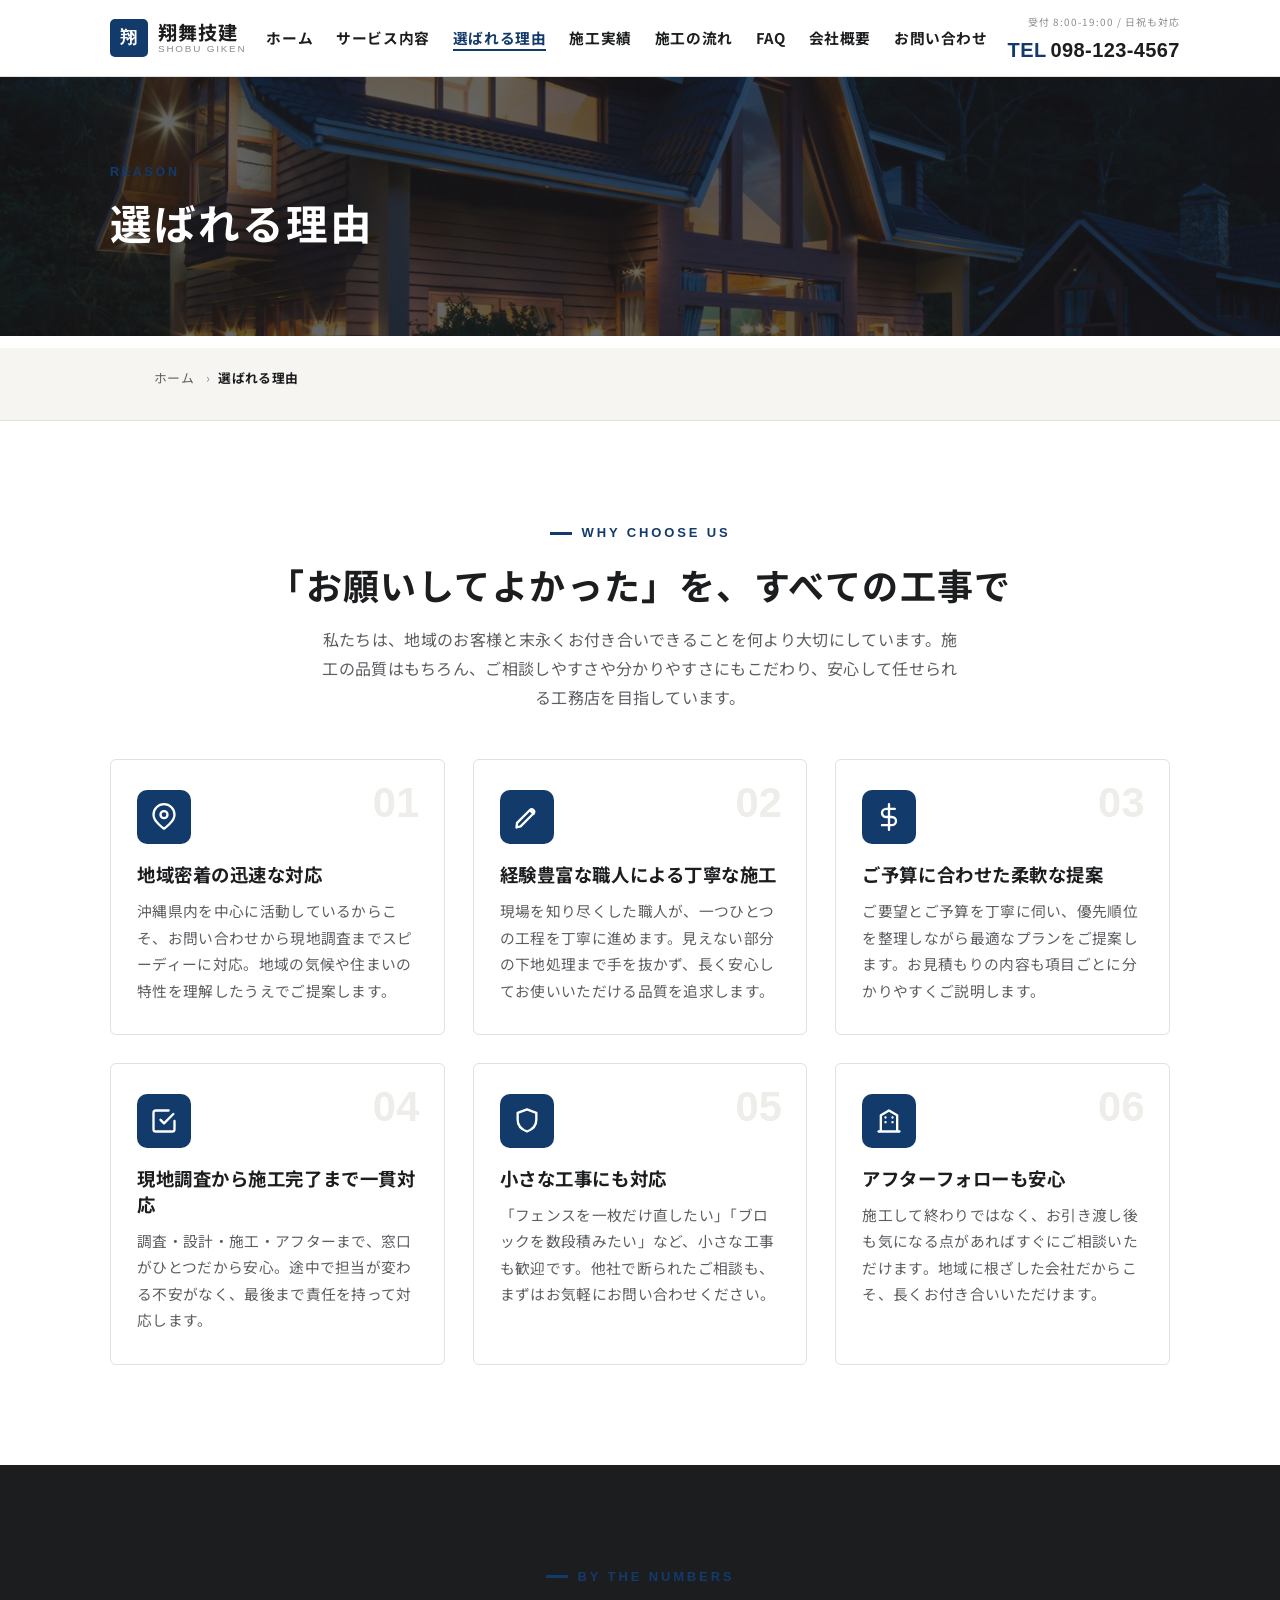
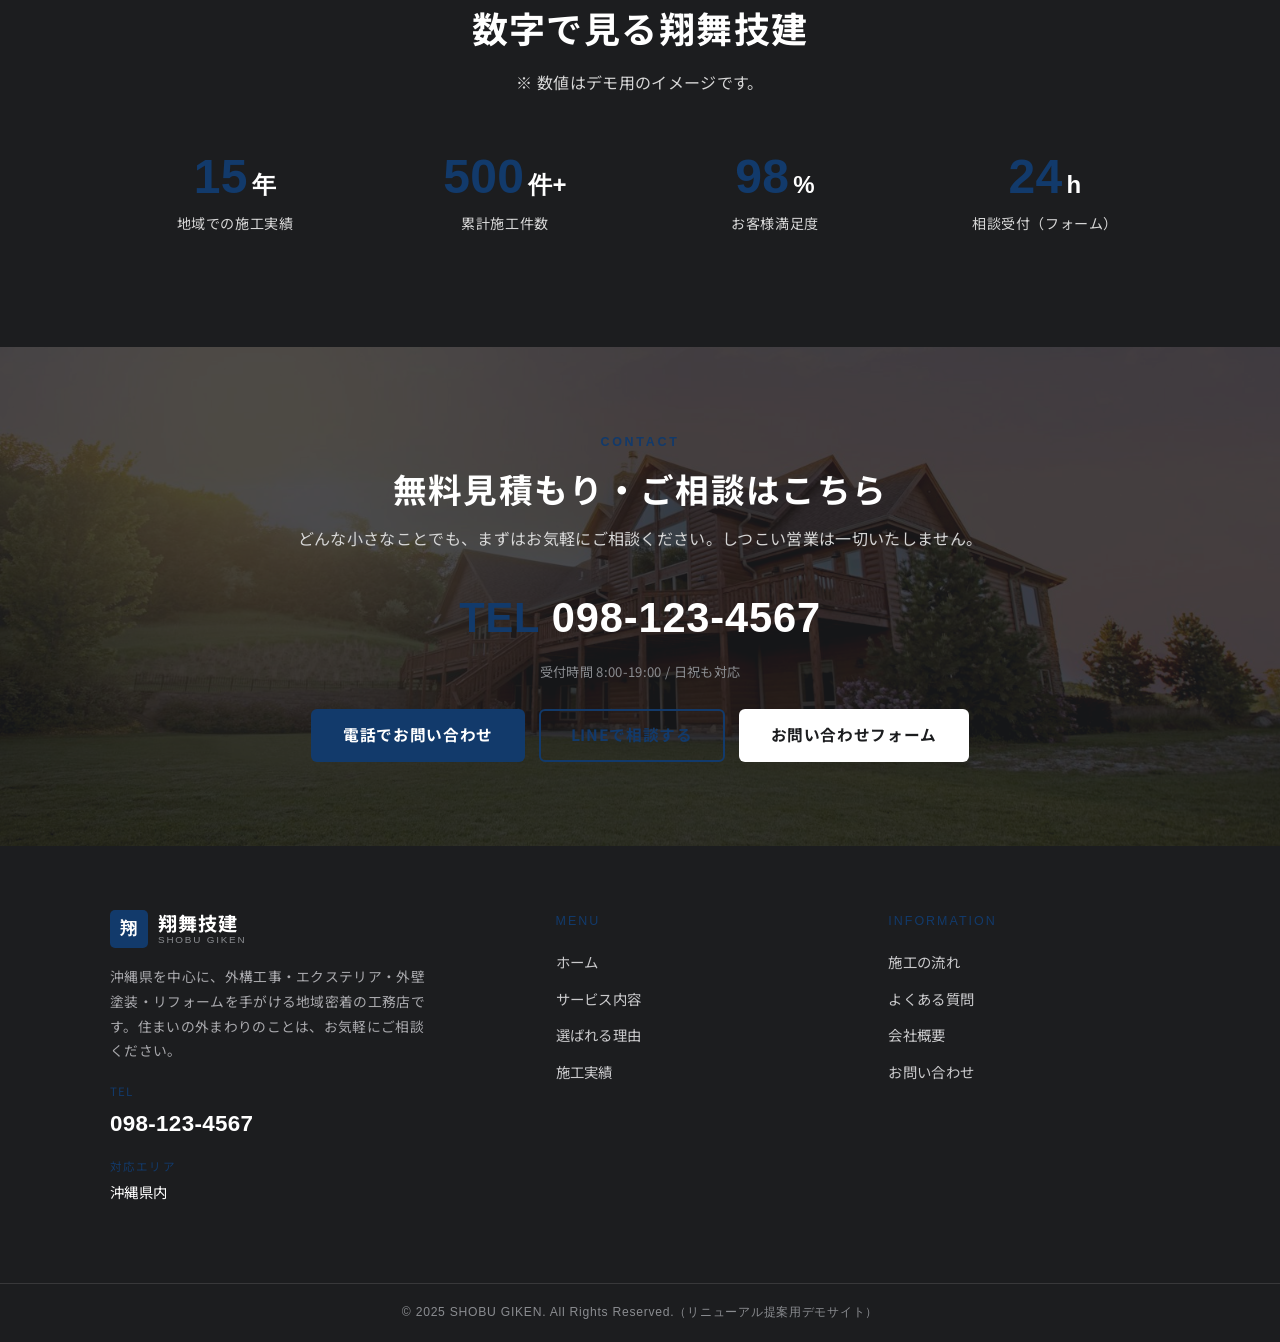
<file: strength.html>
<!DOCTYPE html>
<html lang="ja">
<head>
  <meta charset="UTF-8">
  <meta name="viewport" content="width=device-width, initial-scale=1.0">
  <title>選ばれる理由｜翔舞技建</title>
  <meta name="description" content="翔舞技建が選ばれる理由。地域密着の迅速な対応、経験豊富な職人による丁寧な施工、ご予算に合わせた柔軟な提案、現地調査から施工完了までの一貫対応など、安心の理由をご紹介します。">
  <link rel="stylesheet" href="css/style.css">
</head>
<body>

  <!-- ============ 共通ヘッダー ============ -->
  <header class="site-header">
    <div class="container header-inner">
      <a href="index.html" class="logo">
        <span class="logo__mark">翔</span>
        <span class="logo__text">
          <span class="logo__name">翔舞技建</span>
          <span class="logo__sub">Shobu Giken</span>
        </span>
      </a>
      <nav class="gnav" id="globalNav" aria-label="メインメニュー">
        <ul class="gnav__list">
          <li><a href="index.html"    class="gnav__link">ホーム</a></li>
          <li><a href="service.html"  class="gnav__link">サービス内容</a></li>
          <li><a href="strength.html" class="gnav__link is-active">選ばれる理由</a></li>
          <li><a href="works.html"    class="gnav__link">施工実績</a></li>
          <li><a href="flow.html"     class="gnav__link">施工の流れ</a></li>
          <li><a href="faq.html"      class="gnav__link">FAQ</a></li>
          <li><a href="company.html"  class="gnav__link">会社概要</a></li>
          <li><a href="contact.html"  class="gnav__link">お問い合わせ</a></li>
        </ul>
        <a href="tel:0981234567" class="gnav__tel">
          <small>お電話でのお問い合わせ</small>
          <b>098-123-4567</b>
        </a>
      </nav>
      <a href="tel:0981234567" class="header-tel">
        <span class="header-tel__label">受付 8:00-19:00 / 日祝も対応</span>
        <span class="header-tel__num"><span>TEL</span>098-123-4567</span>
      </a>
      <button class="hamburger" type="button" aria-label="メニューを開く" aria-controls="globalNav" aria-expanded="false">
        <span></span>
      </button>
    </div>
  </header>
  <div class="nav-overlay" aria-hidden="true"></div>

  <!-- ============ ページヒーロー ============ -->
  <section class="page-hero">
    <img class="page-hero__bg" src="images/hero-exterior.jpg" alt="">
    <div class="container">
      <p class="page-hero__eyebrow">Reason</p>
      <h1 class="page-hero__title">選ばれる理由</h1>
    </div>
  </section>
  <nav class="breadcrumb" aria-label="パンくず">
    <div class="container">
      <ol>
        <li><a href="index.html">ホーム</a></li>
        <li aria-current="page">選ばれる理由</li>
      </ol>
    </div>
  </nav>

  <!-- ============ 導入 ============ -->
  <section class="section">
    <div class="container">
      <div class="center-head reveal">
        <p class="eyebrow">Why choose us</p>
        <h2 class="section-title">「お願いしてよかった」を、すべての工事で</h2>
        <p class="section-lead">私たちは、地域のお客様と末永くお付き合いできることを何より大切にしています。施工の品質はもちろん、ご相談しやすさや分かりやすさにもこだわり、安心して任せられる工務店を目指しています。</p>
      </div>

      <div class="grid grid--3 reveal" style="margin-top:48px;">
        <div class="reason-card">
          <span class="reason-card__no">01</span>
          <div class="reason-card__icon" aria-hidden="true">
            <svg viewBox="0 0 24 24" fill="none" stroke="currentColor" stroke-width="2" stroke-linecap="round" stroke-linejoin="round"><path d="M21 10c0 6-9 12-9 12s-9-6-9-12a9 9 0 0 1 18 0Z"/><circle cx="12" cy="10" r="3"/></svg>
          </div>
          <h3 class="reason-card__title">地域密着の迅速な対応</h3>
          <p class="reason-card__text">沖縄県内を中心に活動しているからこそ、お問い合わせから現地調査までスピーディーに対応。地域の気候や住まいの特性を理解したうえでご提案します。</p>
        </div>

        <div class="reason-card">
          <span class="reason-card__no">02</span>
          <div class="reason-card__icon" aria-hidden="true">
            <svg viewBox="0 0 24 24" fill="none" stroke="currentColor" stroke-width="2" stroke-linecap="round" stroke-linejoin="round"><path d="m14.7 6.3 3 3M3 21l3.5-1 11-11a2.1 2.1 0 0 0-3-3l-11 11Z"/></svg>
          </div>
          <h3 class="reason-card__title">経験豊富な職人による丁寧な施工</h3>
          <p class="reason-card__text">現場を知り尽くした職人が、一つひとつの工程を丁寧に進めます。見えない部分の下地処理まで手を抜かず、長く安心してお使いいただける品質を追求します。</p>
        </div>

        <div class="reason-card">
          <span class="reason-card__no">03</span>
          <div class="reason-card__icon" aria-hidden="true">
            <svg viewBox="0 0 24 24" fill="none" stroke="currentColor" stroke-width="2" stroke-linecap="round" stroke-linejoin="round"><path d="M12 1v22M17 5H9.5a3.5 3.5 0 0 0 0 7h5a3.5 3.5 0 0 1 0 7H6"/></svg>
          </div>
          <h3 class="reason-card__title">ご予算に合わせた柔軟な提案</h3>
          <p class="reason-card__text">ご要望とご予算を丁寧に伺い、優先順位を整理しながら最適なプランをご提案します。お見積もりの内容も項目ごとに分かりやすくご説明します。</p>
        </div>

        <div class="reason-card">
          <span class="reason-card__no">04</span>
          <div class="reason-card__icon" aria-hidden="true">
            <svg viewBox="0 0 24 24" fill="none" stroke="currentColor" stroke-width="2" stroke-linecap="round" stroke-linejoin="round"><path d="M9 11l3 3 8-8"/><path d="M21 12v7a2 2 0 0 1-2 2H5a2 2 0 0 1-2-2V5a2 2 0 0 1 2-2h11"/></svg>
          </div>
          <h3 class="reason-card__title">現地調査から施工完了まで一貫対応</h3>
          <p class="reason-card__text">調査・設計・施工・アフターまで、窓口がひとつだから安心。途中で担当が変わる不安がなく、最後まで責任を持って対応します。</p>
        </div>

        <div class="reason-card">
          <span class="reason-card__no">05</span>
          <div class="reason-card__icon" aria-hidden="true">
            <svg viewBox="0 0 24 24" fill="none" stroke="currentColor" stroke-width="2" stroke-linecap="round" stroke-linejoin="round"><path d="M12 2 4 5v6c0 5 3.4 8.4 8 10 4.6-1.6 8-5 8-10V5l-8-3Z"/></svg>
          </div>
          <h3 class="reason-card__title">小さな工事にも対応</h3>
          <p class="reason-card__text">「フェンスを一枚だけ直したい」「ブロックを数段積みたい」など、小さな工事も歓迎です。他社で断られたご相談も、まずはお気軽にお問い合わせください。</p>
        </div>

        <div class="reason-card">
          <span class="reason-card__no">06</span>
          <div class="reason-card__icon" aria-hidden="true">
            <svg viewBox="0 0 24 24" fill="none" stroke="currentColor" stroke-width="2" stroke-linecap="round" stroke-linejoin="round"><path d="M3 21h18M5 21V7l7-4 7 4v14M9 9h.01M15 9h.01M9 13h.01M15 13h.01"/></svg>
          </div>
          <h3 class="reason-card__title">アフターフォローも安心</h3>
          <p class="reason-card__text">施工して終わりではなく、お引き渡し後も気になる点があればすぐにご相談いただけます。地域に根ざした会社だからこそ、長くお付き合いいただけます。</p>
        </div>
      </div>
    </div>
  </section>

  <!-- ============ 数字で見る ============ -->
  <section class="section section--ink">
    <div class="container">
      <div class="center-head reveal">
        <p class="eyebrow">By the numbers</p>
        <h2 class="section-title" style="color:#fff;">数字で見る翔舞技建</h2>
        <p class="section-lead">※ 数値はデモ用のイメージです。</p>
      </div>
      <div class="stats reveal" style="margin-top:46px;">
        <div class="stats__item">
          <p class="stats__num">15<small>年</small></p>
          <p class="stats__label">地域での施工実績</p>
        </div>
        <div class="stats__item">
          <p class="stats__num">500<small>件+</small></p>
          <p class="stats__label">累計施工件数</p>
        </div>
        <div class="stats__item">
          <p class="stats__num">98<small>%</small></p>
          <p class="stats__label">お客様満足度</p>
        </div>
        <div class="stats__item">
          <p class="stats__num">24<small>h</small></p>
          <p class="stats__label">相談受付（フォーム）</p>
        </div>
      </div>
    </div>
  </section>

  <!-- ============ CTA ============ -->
  <section class="cta">
    <img class="cta__bg" src="images/gate.jpg" alt="">
    <div class="container cta__inner">
      <p class="cta__eyebrow">Contact</p>
      <h2 class="cta__title">無料見積もり・ご相談はこちら</h2>
      <p class="cta__text">どんな小さなことでも、まずはお気軽にご相談ください。しつこい営業は一切いたしません。</p>
      <p class="cta__tel"><span>TEL</span> 098-123-4567</p>
      <p class="cta__hours">受付時間 8:00-19:00 / 日祝も対応</p>
      <div class="cta__actions">
        <a href="tel:0981234567" class="btn btn--primary">電話でお問い合わせ</a>
        <a href="#" class="btn btn--line">LINEで相談する</a>
        <a href="contact.html" class="btn btn--white">お問い合わせフォーム</a>
      </div>
    </div>
  </section>

  <!-- ============ 共通フッター ============ -->
  <footer class="site-footer">
    <div class="container footer-top">
      <div class="footer-brand">
        <a href="index.html" class="logo">
          <span class="logo__mark">翔</span>
          <span class="logo__text">
            <span class="logo__name">翔舞技建</span>
            <span class="logo__sub">Shobu Giken</span>
          </span>
        </a>
        <p class="footer-desc">沖縄県を中心に、外構工事・エクステリア・外壁塗装・リフォームを手がける地域密着の工務店です。住まいの外まわりのことは、お気軽にご相談ください。</p>
        <dl class="footer-info">
          <dt>TEL</dt>
          <dd class="tel-big">098-123-4567</dd>
          <dt>対応エリア</dt>
          <dd>沖縄県内</dd>
        </dl>
      </div>
      <div class="footer-col">
        <p class="footer-col__title">Menu</p>
        <ul class="footer-nav">
          <li><a href="index.html">ホーム</a></li>
          <li><a href="service.html">サービス内容</a></li>
          <li><a href="strength.html">選ばれる理由</a></li>
          <li><a href="works.html">施工実績</a></li>
        </ul>
      </div>
      <div class="footer-col">
        <p class="footer-col__title">Information</p>
        <ul class="footer-nav">
          <li><a href="flow.html">施工の流れ</a></li>
          <li><a href="faq.html">よくある質問</a></li>
          <li><a href="company.html">会社概要</a></li>
          <li><a href="contact.html">お問い合わせ</a></li>
        </ul>
      </div>
    </div>
    <div class="footer-bottom">
      &copy; 2025 SHOBU GIKEN. All Rights Reserved.（リニューアル提案用デモサイト）
    </div>
  </footer>

  <!-- ============ スマホ下部固定CTA ============ -->
  <nav class="sp-cta" aria-label="お問い合わせ">
    <a class="sp-cta__tel" href="tel:0981234567">
      <svg viewBox="0 0 24 24" fill="none" stroke="currentColor" stroke-width="2" stroke-linecap="round" stroke-linejoin="round"><path d="M22 16.92v3a2 2 0 0 1-2.18 2 19.79 19.79 0 0 1-8.63-3.07 19.5 19.5 0 0 1-6-6 19.79 19.79 0 0 1-3.07-8.67A2 2 0 0 1 4.11 2h3a2 2 0 0 1 2 1.72c.13.96.36 1.9.7 2.81a2 2 0 0 1-.45 2.11L8.09 9.91a16 16 0 0 0 6 6l1.27-1.27a2 2 0 0 1 2.11-.45c.91.34 1.85.57 2.81.7A2 2 0 0 1 22 16.92Z"/></svg>
      電話
    </a>
    <a class="sp-cta__line" href="#">
      <svg viewBox="0 0 24 24" fill="none" stroke="currentColor" stroke-width="2" stroke-linecap="round" stroke-linejoin="round"><path d="M21 11.5a8.38 8.38 0 0 1-8.5 8.5 8.5 8.5 0 0 1-3.8-.9L3 21l1.9-5.7A8.38 8.38 0 0 1 4 11.5 8.5 8.5 0 0 1 12.5 3 8.38 8.38 0 0 1 21 11.5Z"/></svg>
      LINE
    </a>
    <a class="sp-cta__form" href="contact.html">
      <svg viewBox="0 0 24 24" fill="none" stroke="currentColor" stroke-width="2" stroke-linecap="round" stroke-linejoin="round"><path d="M4 4h16v12H5.17L4 17.17V4Z"/><path d="M8 9h8M8 12h5"/></svg>
      無料相談
    </a>
  </nav>

  <script src="js/main.js"></script>
</body>
</html>
</file>
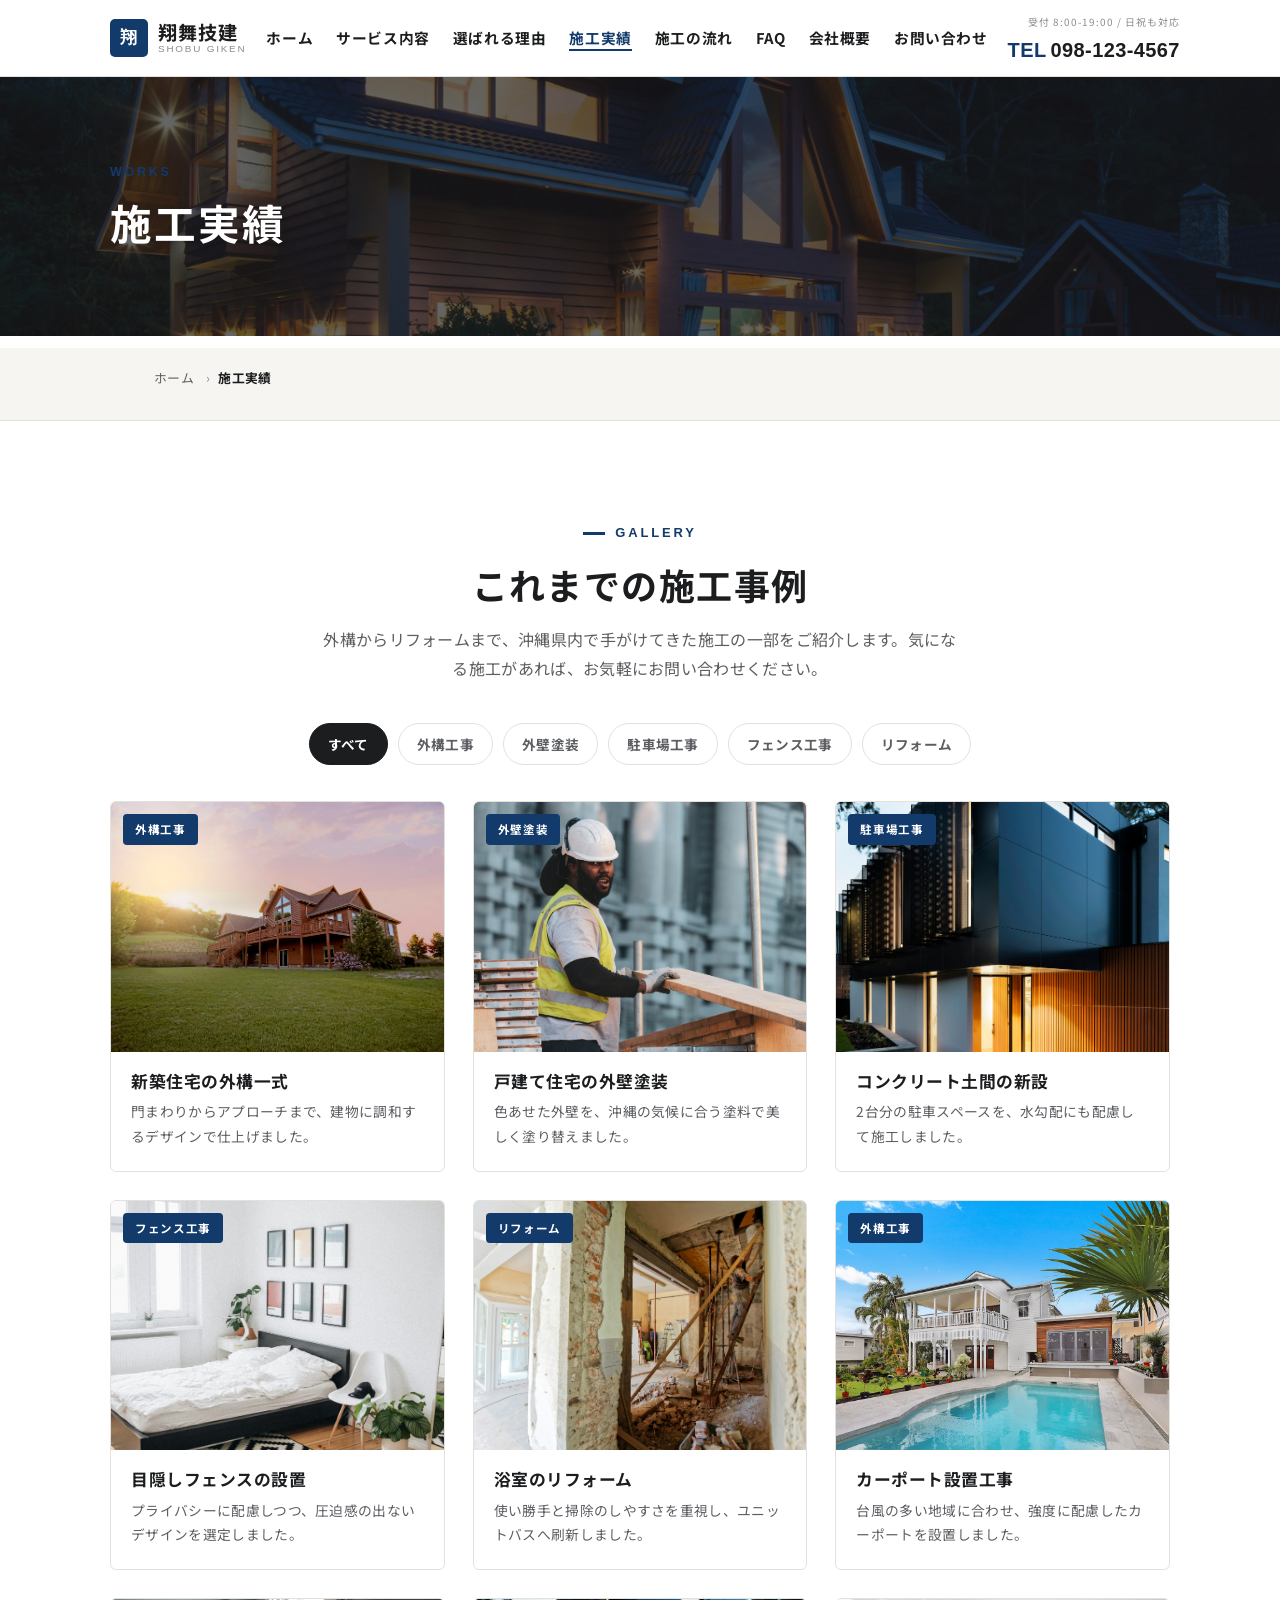
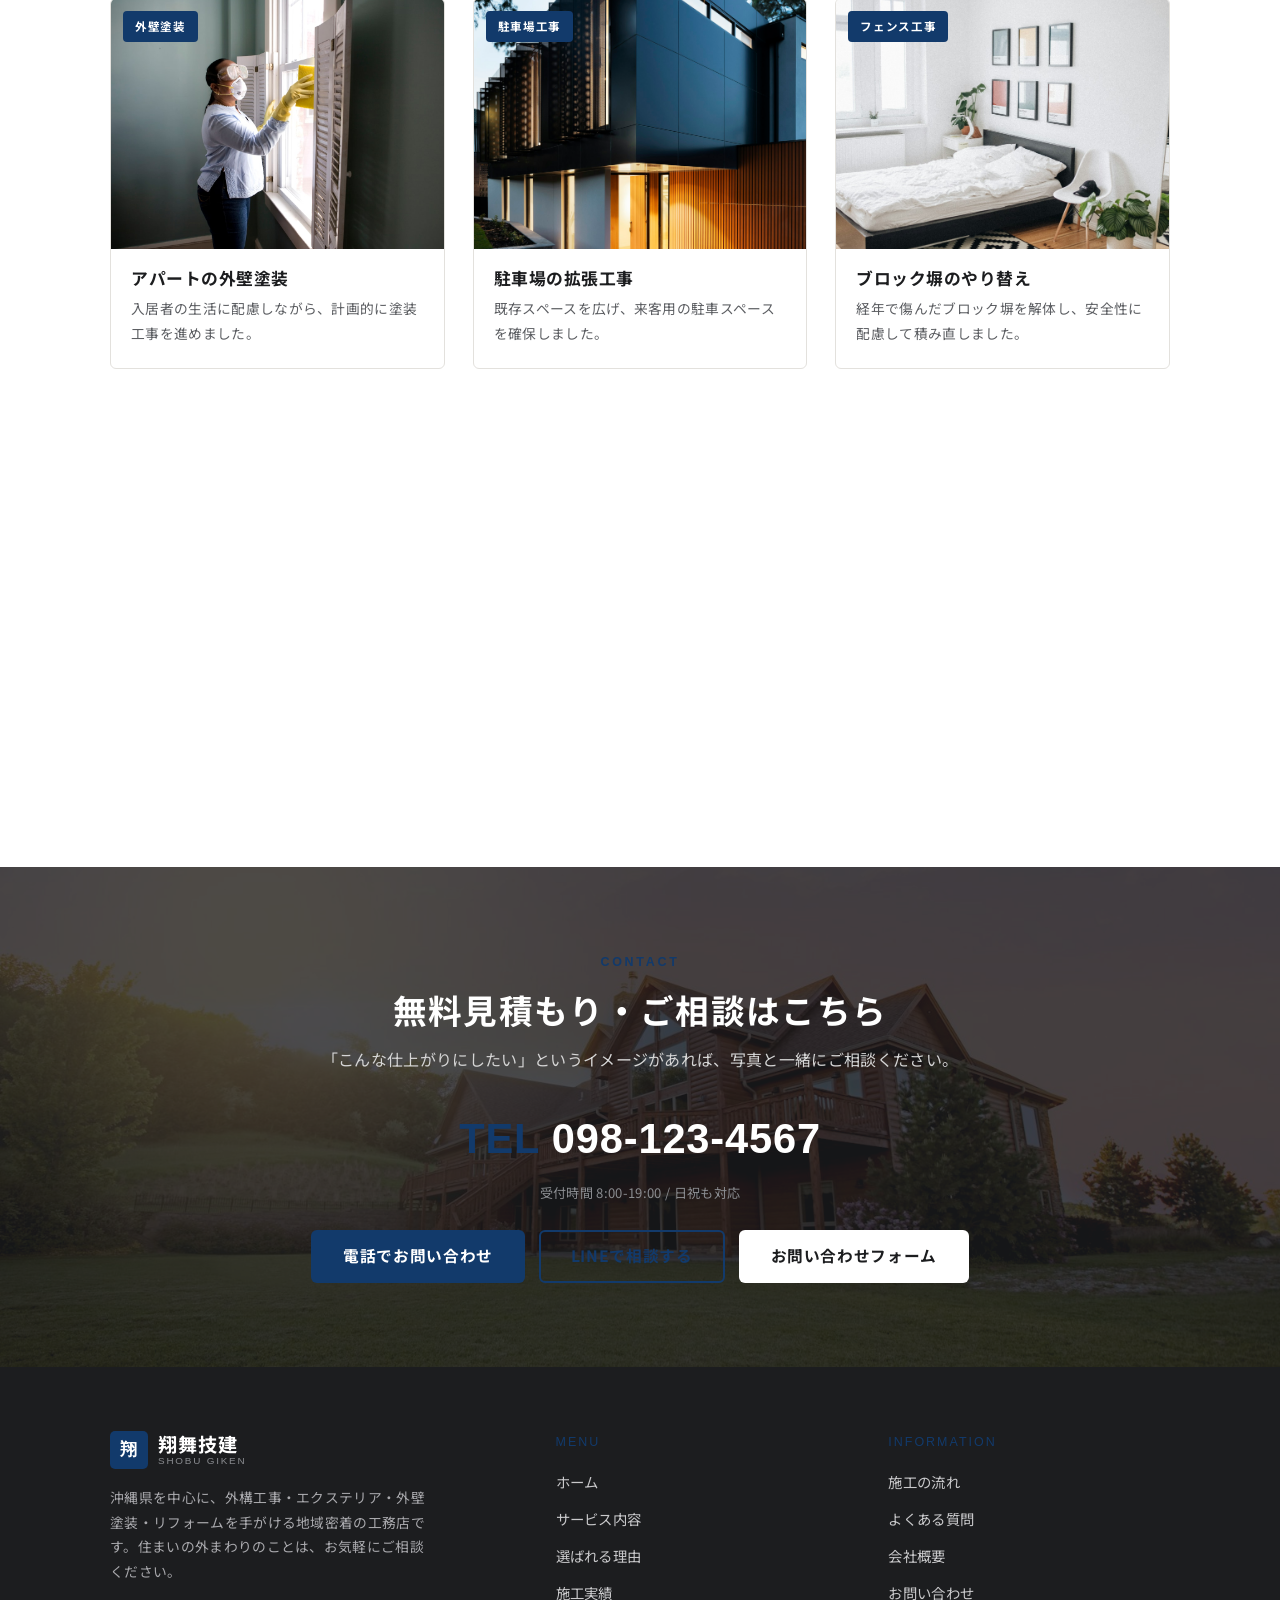
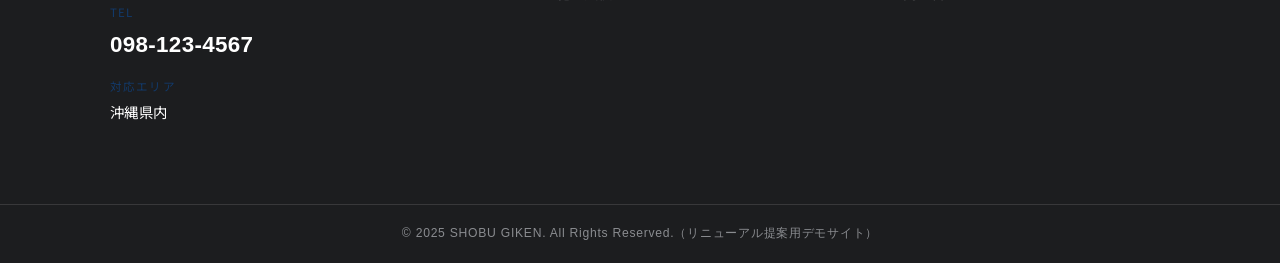
<file: works.html>
<!DOCTYPE html>
<html lang="ja">
<head>
  <meta charset="UTF-8">
  <meta name="viewport" content="width=device-width, initial-scale=1.0">
  <title>施工実績｜翔舞技建</title>
  <meta name="description" content="翔舞技建の施工実績。外構工事・外壁塗装・駐車場工事・フェンス工事・リフォームなど、沖縄県内で手がけた施工事例を写真ギャラリーでご紹介します。">
  <link rel="stylesheet" href="css/style.css">
</head>
<body>

  <!-- ============ 共通ヘッダー ============ -->
  <header class="site-header">
    <div class="container header-inner">
      <a href="index.html" class="logo">
        <span class="logo__mark">翔</span>
        <span class="logo__text">
          <span class="logo__name">翔舞技建</span>
          <span class="logo__sub">Shobu Giken</span>
        </span>
      </a>
      <nav class="gnav" id="globalNav" aria-label="メインメニュー">
        <ul class="gnav__list">
          <li><a href="index.html"    class="gnav__link">ホーム</a></li>
          <li><a href="service.html"  class="gnav__link">サービス内容</a></li>
          <li><a href="strength.html" class="gnav__link">選ばれる理由</a></li>
          <li><a href="works.html"    class="gnav__link is-active">施工実績</a></li>
          <li><a href="flow.html"     class="gnav__link">施工の流れ</a></li>
          <li><a href="faq.html"      class="gnav__link">FAQ</a></li>
          <li><a href="company.html"  class="gnav__link">会社概要</a></li>
          <li><a href="contact.html"  class="gnav__link">お問い合わせ</a></li>
        </ul>
        <a href="tel:0981234567" class="gnav__tel">
          <small>お電話でのお問い合わせ</small>
          <b>098-123-4567</b>
        </a>
      </nav>
      <a href="tel:0981234567" class="header-tel">
        <span class="header-tel__label">受付 8:00-19:00 / 日祝も対応</span>
        <span class="header-tel__num"><span>TEL</span>098-123-4567</span>
      </a>
      <button class="hamburger" type="button" aria-label="メニューを開く" aria-controls="globalNav" aria-expanded="false">
        <span></span>
      </button>
    </div>
  </header>
  <div class="nav-overlay" aria-hidden="true"></div>

  <!-- ============ ページヒーロー ============ -->
  <section class="page-hero">
    <img class="page-hero__bg" src="images/hero-exterior.jpg" alt="">
    <div class="container">
      <p class="page-hero__eyebrow">Works</p>
      <h1 class="page-hero__title">施工実績</h1>
    </div>
  </section>
  <nav class="breadcrumb" aria-label="パンくず">
    <div class="container">
      <ol>
        <li><a href="index.html">ホーム</a></li>
        <li aria-current="page">施工実績</li>
      </ol>
    </div>
  </nav>

  <!-- ============ ギャラリー ============ -->
  <section class="section">
    <div class="container">
      <div class="center-head reveal">
        <p class="eyebrow">Gallery</p>
        <h2 class="section-title">これまでの施工事例</h2>
        <p class="section-lead">外構からリフォームまで、沖縄県内で手がけてきた施工の一部をご紹介します。気になる施工があれば、お気軽にお問い合わせください。</p>
      </div>

      <!-- カテゴリラベル（デモ：見た目のみ） -->
      <div class="works-filter reveal" style="margin-top:40px;">
        <span class="works-filter__btn is-active">すべて</span>
        <span class="works-filter__btn">外構工事</span>
        <span class="works-filter__btn">外壁塗装</span>
        <span class="works-filter__btn">駐車場工事</span>
        <span class="works-filter__btn">フェンス工事</span>
        <span class="works-filter__btn">リフォーム</span>
      </div>

      <div class="grid grid--3">
        <article class="work-card reveal">
          <div class="work-card__thumb"><img src="images/gate.jpg" alt="施工事例01"><span class="work-card__cat">外構工事</span></div>
          <div class="work-card__body"><h3 class="work-card__title">新築住宅の外構一式</h3><p class="work-card__text">門まわりからアプローチまで、建物に調和するデザインで仕上げました。</p></div>
        </article>

        <article class="work-card reveal">
          <div class="work-card__thumb"><img src="images/painting.jpg" alt="施工事例02"><span class="work-card__cat">外壁塗装</span></div>
          <div class="work-card__body"><h3 class="work-card__title">戸建て住宅の外壁塗装</h3><p class="work-card__text">色あせた外壁を、沖縄の気候に合う塗料で美しく塗り替えました。</p></div>
        </article>

        <article class="work-card reveal">
          <div class="work-card__thumb"><img src="images/parking.jpg" alt="施工事例03"><span class="work-card__cat">駐車場工事</span></div>
          <div class="work-card__body"><h3 class="work-card__title">コンクリート土間の新設</h3><p class="work-card__text">2台分の駐車スペースを、水勾配にも配慮して施工しました。</p></div>
        </article>

        <article class="work-card reveal">
          <div class="work-card__thumb"><img src="images/fence.jpg" alt="施工事例04"><span class="work-card__cat">フェンス工事</span></div>
          <div class="work-card__body"><h3 class="work-card__title">目隠しフェンスの設置</h3><p class="work-card__text">プライバシーに配慮しつつ、圧迫感の出ないデザインを選定しました。</p></div>
        </article>

        <article class="work-card reveal">
          <div class="work-card__thumb"><img src="images/reform.jpg" alt="施工事例05"><span class="work-card__cat">リフォーム</span></div>
          <div class="work-card__body"><h3 class="work-card__title">浴室のリフォーム</h3><p class="work-card__text">使い勝手と掃除のしやすさを重視し、ユニットバスへ刷新しました。</p></div>
        </article>

        <article class="work-card reveal">
          <div class="work-card__thumb"><img src="images/gate-2.jpg" alt="施工事例06"><span class="work-card__cat">外構工事</span></div>
          <div class="work-card__body"><h3 class="work-card__title">カーポート設置工事</h3><p class="work-card__text">台風の多い地域に合わせ、強度に配慮したカーポートを設置しました。</p></div>
        </article>

        <article class="work-card reveal">
          <div class="work-card__thumb"><img src="images/painting-2.jpg" alt="施工事例07"><span class="work-card__cat">外壁塗装</span></div>
          <div class="work-card__body"><h3 class="work-card__title">アパートの外壁塗装</h3><p class="work-card__text">入居者の生活に配慮しながら、計画的に塗装工事を進めました。</p></div>
        </article>

        <article class="work-card reveal">
          <div class="work-card__thumb"><img src="images/parking.jpg" alt="施工事例08"><span class="work-card__cat">駐車場工事</span></div>
          <div class="work-card__body"><h3 class="work-card__title">駐車場の拡張工事</h3><p class="work-card__text">既存スペースを広げ、来客用の駐車スペースを確保しました。</p></div>
        </article>

        <article class="work-card reveal">
          <div class="work-card__thumb"><img src="images/fence.jpg" alt="施工事例09"><span class="work-card__cat">フェンス工事</span></div>
          <div class="work-card__body"><h3 class="work-card__title">ブロック塀のやり替え</h3><p class="work-card__text">経年で傷んだブロック塀を解体し、安全性に配慮して積み直しました。</p></div>
        </article>

        <article class="work-card reveal">
          <div class="work-card__thumb"><img src="images/reform-2.jpg" alt="施工事例10"><span class="work-card__cat">リフォーム</span></div>
          <div class="work-card__body"><h3 class="work-card__title">キッチンのリフォーム</h3><p class="work-card__text">家事動線を見直し、収納力のある対面キッチンへ変更しました。</p></div>
        </article>

        <article class="work-card reveal">
          <div class="work-card__thumb"><img src="images/gate-3.jpg" alt="施工事例11"><span class="work-card__cat">外構工事</span></div>
          <div class="work-card__body"><h3 class="work-card__title">庭まわりの外構リフォーム</h3><p class="work-card__text">手入れのしやすさを重視し、植栽とタイルをバランスよく配置しました。</p></div>
        </article>

        <article class="work-card reveal">
          <div class="work-card__thumb"><img src="images/painting-3.jpg" alt="施工事例12"><span class="work-card__cat">外壁塗装</span></div>
          <div class="work-card__body"><h3 class="work-card__title">店舗の外壁・屋根塗装</h3><p class="work-card__text">営業を止めずに施工できるよう、工程を調整して仕上げました。</p></div>
        </article>
      </div>
    </div>
  </section>

  <!-- ============ CTA ============ -->
  <section class="cta">
    <img class="cta__bg" src="images/gate.jpg" alt="">
    <div class="container cta__inner">
      <p class="cta__eyebrow">Contact</p>
      <h2 class="cta__title">無料見積もり・ご相談はこちら</h2>
      <p class="cta__text">「こんな仕上がりにしたい」というイメージがあれば、写真と一緒にご相談ください。</p>
      <p class="cta__tel"><span>TEL</span> 098-123-4567</p>
      <p class="cta__hours">受付時間 8:00-19:00 / 日祝も対応</p>
      <div class="cta__actions">
        <a href="tel:0981234567" class="btn btn--primary">電話でお問い合わせ</a>
        <a href="#" class="btn btn--line">LINEで相談する</a>
        <a href="contact.html" class="btn btn--white">お問い合わせフォーム</a>
      </div>
    </div>
  </section>

  <!-- ============ 共通フッター ============ -->
  <footer class="site-footer">
    <div class="container footer-top">
      <div class="footer-brand">
        <a href="index.html" class="logo">
          <span class="logo__mark">翔</span>
          <span class="logo__text">
            <span class="logo__name">翔舞技建</span>
            <span class="logo__sub">Shobu Giken</span>
          </span>
        </a>
        <p class="footer-desc">沖縄県を中心に、外構工事・エクステリア・外壁塗装・リフォームを手がける地域密着の工務店です。住まいの外まわりのことは、お気軽にご相談ください。</p>
        <dl class="footer-info">
          <dt>TEL</dt>
          <dd class="tel-big">098-123-4567</dd>
          <dt>対応エリア</dt>
          <dd>沖縄県内</dd>
        </dl>
      </div>
      <div class="footer-col">
        <p class="footer-col__title">Menu</p>
        <ul class="footer-nav">
          <li><a href="index.html">ホーム</a></li>
          <li><a href="service.html">サービス内容</a></li>
          <li><a href="strength.html">選ばれる理由</a></li>
          <li><a href="works.html">施工実績</a></li>
        </ul>
      </div>
      <div class="footer-col">
        <p class="footer-col__title">Information</p>
        <ul class="footer-nav">
          <li><a href="flow.html">施工の流れ</a></li>
          <li><a href="faq.html">よくある質問</a></li>
          <li><a href="company.html">会社概要</a></li>
          <li><a href="contact.html">お問い合わせ</a></li>
        </ul>
      </div>
    </div>
    <div class="footer-bottom">
      &copy; 2025 SHOBU GIKEN. All Rights Reserved.（リニューアル提案用デモサイト）
    </div>
  </footer>

  <!-- ============ スマホ下部固定CTA ============ -->
  <nav class="sp-cta" aria-label="お問い合わせ">
    <a class="sp-cta__tel" href="tel:0981234567">
      <svg viewBox="0 0 24 24" fill="none" stroke="currentColor" stroke-width="2" stroke-linecap="round" stroke-linejoin="round"><path d="M22 16.92v3a2 2 0 0 1-2.18 2 19.79 19.79 0 0 1-8.63-3.07 19.5 19.5 0 0 1-6-6 19.79 19.79 0 0 1-3.07-8.67A2 2 0 0 1 4.11 2h3a2 2 0 0 1 2 1.72c.13.96.36 1.9.7 2.81a2 2 0 0 1-.45 2.11L8.09 9.91a16 16 0 0 0 6 6l1.27-1.27a2 2 0 0 1 2.11-.45c.91.34 1.85.57 2.81.7A2 2 0 0 1 22 16.92Z"/></svg>
      電話
    </a>
    <a class="sp-cta__line" href="#">
      <svg viewBox="0 0 24 24" fill="none" stroke="currentColor" stroke-width="2" stroke-linecap="round" stroke-linejoin="round"><path d="M21 11.5a8.38 8.38 0 0 1-8.5 8.5 8.5 8.5 0 0 1-3.8-.9L3 21l1.9-5.7A8.38 8.38 0 0 1 4 11.5 8.5 8.5 0 0 1 12.5 3 8.38 8.38 0 0 1 21 11.5Z"/></svg>
      LINE
    </a>
    <a class="sp-cta__form" href="contact.html">
      <svg viewBox="0 0 24 24" fill="none" stroke="currentColor" stroke-width="2" stroke-linecap="round" stroke-linejoin="round"><path d="M4 4h16v12H5.17L4 17.17V4Z"/><path d="M8 9h8M8 12h5"/></svg>
      無料相談
    </a>
  </nav>

  <script src="js/main.js"></script>
</body>
</html>
</file>
<file: css/style.css>
@charset "UTF-8";
@import url('https://fonts.googleapis.com/css2?family=Noto+Sans+JP:wght@300;400;700&display=swap');
/* =============================================================
   翔舞技建 リニューアル提案デモ  共通スタイル
   配色 : 白 / オフホワイト / インク(黒) / グレー + アクセント(オレンジ)
   ============================================================= */

/* -------------------------------------------------------------
   1. デザイントークン（CSS変数）
   ------------------------------------------------------------- */
:root {
  /* カラー */
  --c-white:   #ffffff;
  --c-paper:   #f6f5f2;   /* セクション背景の微妙な暖色オフホワイト */
  --c-paper-2: #efedea;
  --c-ink:     #1c1d1f;   /* ほぼ黒（見出し・ヘッダー・フッター） */
  --c-ink-2:   #2a2b2e;
  --c-gray:    #5c5e62;   /* 本文グレー */
  --c-gray-2:  #8a8c90;   /* 補助テキスト */
  --c-line:    #e3e1dd;   /* 罫線 */
  --c-accent:  #123a6b;   /* アクセント：ネイビーブルー（落ち着いた印象） */
  --c-accent-d:#0a2b54;   /* アクセント濃（hover） */
  --c-line-acc:#e7eefc;   /* アクセント薄 */

  /* タイポ */
  --font-base: 'Noto Sans JP', "Hiragino Kaku Gothic ProN", "Hiragino Sans",
               "BIZ UDPGothic", "Yu Gothic", "Meiryo", system-ui, sans-serif;
  --font-heading: 'Noto Sans JP', "Hiragino Kaku Gothic ProN", sans-serif;
  --font-en:   "Helvetica Neue", Arial, "Hiragino Kaku Gothic ProN", sans-serif;

  /* レイアウト */
  --container: 1140px;
  --gutter: clamp(20px, 5vw, 40px);
  --radius: 6px;
  --shadow: 0 12px 30px rgba(28, 29, 31, 0.08);
  --shadow-hover: 0 18px 40px rgba(28, 29, 31, 0.14);
  --header-h: 76px;
}

/* -------------------------------------------------------------
   2. リセット / ベース
   ------------------------------------------------------------- */
*, *::before, *::after { box-sizing: border-box; }

html { scroll-behavior: smooth; }

body {
  margin: 0;
  font-family: var(--font-base);
  color: var(--c-ink);
  background: var(--c-white);
  line-height: 1.8;
  font-size: 16px;
  letter-spacing: 0.02em;
  -webkit-font-smoothing: antialiased;
  /* スマホ下部固定CTA分の余白（後でメディアクエリで調整） */
}

img { max-width: 100%; height: auto; display: block; }

a { color: inherit; text-decoration: none; transition: color 0.2s ease; }

h1, h2, h3, h4 { font-family: var(--font-heading); line-height: 1.4; margin: 0; font-weight: 700; }

p { margin: 0; }

ul { margin: 0; padding: 0; list-style: none; }

/* アクセシビリティ：キーボードフォーカス */
a:focus-visible, button:focus-visible, input:focus-visible,
textarea:focus-visible, select:focus-visible, summary:focus-visible {
  outline: 3px solid var(--c-accent);
  outline-offset: 2px;
}

/* モーション控えめ設定の尊重 */
@media (prefers-reduced-motion: reduce) {
  * { animation: none !important; transition: none !important; scroll-behavior: auto !important; }
}

/* -------------------------------------------------------------
   3. レイアウト共通ユーティリティ
   ------------------------------------------------------------- */
.container {
  width: 100%;
  max-width: var(--container);
  margin-inline: auto;
  padding-inline: var(--gutter);
}

.section {
  padding-block: clamp(56px, 8vw, 100px);
}

.section--paper { background: var(--c-paper); }
.section--ink   { background: var(--c-ink); color: var(--c-white); }

/* セクション見出しの「作法」：アクセント角 + 英字ラベル + 日本語見出し */
.eyebrow {
  display: inline-flex;
  align-items: center;
  gap: 10px;
  font-family: var(--font-en);
  font-size: 13px;
  font-weight: 700;
  letter-spacing: 0.22em;
  text-transform: uppercase;
  color: var(--c-accent);
  margin: 0 0 14px;
}
.eyebrow::before {
  content: "";
  width: 22px;
  height: 3px;
  background: var(--c-accent);
  display: inline-block;
}

.section-title {
  font-size: clamp(1.5rem, 1.1rem + 1.8vw, 2.25rem);
  letter-spacing: 0.04em;
  margin-bottom: 16px;
}
.section-lead {
  color: var(--c-gray);
  max-width: 640px;
  font-size: 1rem;
}
.section--ink .section-lead { color: #d6d6d6; }

.text-center { text-align: center; }
.center-head { display: flex; flex-direction: column; align-items: center; }
.center-head .section-lead { text-align: center; }

/* -------------------------------------------------------------
   4. ボタン
   ------------------------------------------------------------- */
.btn {
  display: inline-flex;
  align-items: center;
  justify-content: center;
  gap: 8px;
  padding: 15px 30px;
  font-family: var(--font-base);
  font-size: 0.98rem;
  font-weight: 700;
  letter-spacing: 0.04em;
  border: 2px solid transparent;
  border-radius: var(--radius);
  cursor: pointer;
  transition: transform 0.15s ease, background 0.2s ease, color 0.2s ease, border-color 0.2s ease;
  line-height: 1.2;
}
.btn:hover { transform: translateY(-2px); }

.btn--primary { background: var(--c-accent); color: #fff; }
.btn--primary:hover { background: var(--c-accent-d); }

.btn--line { background: transparent; color: var(--c-accent); border-color: var(--c-accent); }
.btn--line:hover { background: var(--c-accent); color: #fff; }

.btn--ghost { background: transparent; color: var(--c-ink); border-color: var(--c-ink); }
.btn--ghost:hover { background: var(--c-ink); color: #fff; }

.btn--ghost-light { background: transparent; color: #fff; border-color: rgba(255,255,255,0.6); }
.btn--ghost-light:hover { background: #fff; color: var(--c-ink); border-color: #fff; }

.btn--white { background: #fff; color: var(--c-ink); }
.btn--white:hover { background: var(--c-paper-2); }

.btn-icon { width: 1.05em; height: 1.05em; flex: none; }

/* -------------------------------------------------------------
   5. ヘッダー / ナビ
   ------------------------------------------------------------- */
.site-header {
  position: sticky;
  top: 0;
  z-index: 50;
  background: rgba(255,255,255,0.96);
  backdrop-filter: blur(6px);
  border-bottom: 1px solid var(--c-line);
}
.header-inner {
  height: var(--header-h);
  display: flex;
  align-items: center;
  justify-content: space-between;
  gap: 20px;
}

/* ヘッダー内の縦揃えを安定させる調整 */
.header-inner > * {
  display: flex;
  align-items: center;
}

.gnav__list { align-items: center; }

/* 電話表示を横並びにして文字のずれを抑える（モバイルは縦並び） */
.header-tel {
  display: flex;
  flex-direction: row;
  align-items: center;
  gap: 12px;
  flex: none;
}
.header-tel__label {
  font-size: 0.72rem;
  letter-spacing: 0.08em;
  color: var(--c-gray-2);
  margin: 0;
}
.header-tel__num {
  font-family: var(--font-en);
  font-size: 1.05rem;
  font-weight: 700;
  line-height: 1;
}

@media (max-width: 900px) {
  .header-tel {
    flex-direction: column;
    align-items: flex-end;
    gap: 2px;
  }
  .gnav { display: none; }
  .hamburger { display: block; }
}

/* ロゴ */
.logo { display: flex; align-items: center; gap: 10px; flex: none; }
.logo__mark {
  width: 38px; height: 38px;
  display: grid; place-items: center;
  background: var(--c-accent);
  color: #fff;
  font-family: var(--font-en);
  font-weight: 700;
  font-size: 1.05rem;
  border-radius: 5px;
}
.logo__text { display: flex; flex-direction: column; line-height: 1.15; }
.logo__name { font-size: 1.2rem; font-weight: 700; letter-spacing: 0.06em; }
.logo__sub  { font-family: var(--font-en); font-size: 0.62rem; letter-spacing: 0.18em; color: var(--c-gray-2); text-transform: uppercase; }

/* PCナビ */
.gnav { margin-left: auto; }
.gnav__list { display: flex; align-items: center; gap: clamp(14px, 1.8vw, 26px); }
.gnav__link {
  position: relative;
  font-size: 0.92rem;
  font-weight: 700;
  letter-spacing: 0.04em;
  padding-block: 6px;
  color: var(--c-ink);
}

/* ナビ・ロゴの文字折返しを防ぎ、縦ずれを回避 */
.gnav__list { flex-wrap: nowrap; }
.gnav__list li { display: inline-flex; align-items: center; }
.gnav__link { white-space: nowrap; line-height: 1; }
.logo__text, .logo__name, .logo__sub { white-space: nowrap; }
.gnav__link::after {
  content: "";
  position: absolute;
  left: 0; bottom: 0;
  width: 100%; height: 2px;
  background: var(--c-accent);
  transform: scaleX(0);
  transform-origin: left;
  transition: transform 0.25s ease;
}
.gnav__link:hover { color: var(--c-accent); }
.gnav__link:hover::after,
.gnav__link.is-active::after { transform: scaleX(1); }
.gnav__link.is-active { color: var(--c-accent); }

/* 電話（ヘッダー右上） */
.header-tel { display: flex; flex-direction: column; align-items: flex-end; line-height: 1.2; flex: none; }
.header-tel__label { font-size: 0.62rem; letter-spacing: 0.1em; color: var(--c-gray-2); }
.header-tel__num {
  font-family: var(--font-en);
  font-size: 1.25rem;
  font-weight: 700;
  color: var(--c-ink);
  letter-spacing: 0.02em;
}
.header-tel__num span { color: var(--c-accent); margin-right: 4px; }

/* ハンバーガー */
.hamburger {
  display: none;
  width: 46px; height: 46px;
  border: none; background: var(--c-ink);
  border-radius: 6px;
  position: relative;
  cursor: pointer;
  flex: none;
}
.hamburger span,
.hamburger span::before,
.hamburger span::after {
  content: "";
  position: absolute;
  left: 50%; top: 50%;
  width: 22px; height: 2px;
  background: #fff;
  transform: translate(-50%, -50%);
  transition: transform 0.3s ease, opacity 0.2s ease;
}
.hamburger span::before { transform: translate(-50%, -8px); }
.hamburger span::after  { transform: translate(-50%, 6px); }
.hamburger.is-open span { background: transparent; }
.hamburger.is-open span::before { transform: translate(-50%, 0) rotate(45deg); }
.hamburger.is-open span::after  { transform: translate(-50%, 0) rotate(-45deg); }

/* -------------------------------------------------------------
   6. ファーストビュー（トップ）
   ------------------------------------------------------------- */
.hero {
  position: relative;
  min-height: clamp(460px, 72vh, 680px);
  display: flex;
  align-items: center;
  color: #fff;
  overflow: hidden;
}
.hero__bg {
  position: absolute; inset: 0;
  width: 100%; height: 100%;
  object-fit: cover;
  z-index: -2;
}
.hero::after { /* 暗幕オーバーレイ（ネイビーブルー基調・明るめ） */
  content: "";
  position: absolute; inset: 0;
  /* 元の明るめグラデーションに戻す（過度に濃くしない） */
  background: linear-gradient(90deg, rgba(18,58,107,0.80) 0%, rgba(18,58,107,0.44) 55%, rgba(18,58,107,0.18) 100%);
  z-index: -1;
}
.hero__inner { padding-block: 60px; max-width: 880px; }
.hero__eyebrow {
  display: inline-flex; align-items: center; gap: 10px;
  font-family: var(--font-en);
  letter-spacing: 0.22em; font-size: 0.78rem; font-weight: 700;
  text-transform: uppercase; margin-bottom: 18px;
}
.hero__eyebrow::before { content: ""; width: 26px; height: 3px; background: var(--c-accent); }
.hero__title {
  color: #ffffff;
  font-size: clamp(1.6rem, 1.05rem + 2.6vw, 2.6rem); /* 上限を下げて極端な拡大を抑制 */
  line-height: 1.18;
  letter-spacing: 0.02em;
  margin-bottom: 20px;
  max-width: min(880px, 88%); /* 横幅を制限して改行バランスを整える */
  text-shadow: 0 8px 22px rgba(0,0,0,0.6); /* 背景画像と分離するための影 */
  word-break: keep-all; /* 日本語の不自然な途中改行を抑える */
}
.hero__title .accent { color: var(--c-accent); }
.hero__sub { font-size: clamp(0.95rem, 0.9rem + 0.3vw, 1.1rem); color: #e6e6e6; margin-bottom: 32px; max-width: 560px; }
.hero__actions { display: flex; flex-wrap: wrap; gap: 14px; }

/* ヒーロー上のアクセント文字は背景が濃いため白系で上書きして可読性を確保 */
.hero .accent { color: rgba(255,255,255,0.96); text-shadow: 0 6px 18px rgba(0,0,0,0.55); }
.hero__eyebrow { color: rgba(255,255,255,0.9); }

/* 下部の地域バッジ */
.hero__badge {
  position: absolute;
  right: clamp(20px, 5vw, 56px);
  bottom: 30px;
  background: var(--c-accent);
  color: #fff;
  padding: 14px 20px;
  border-radius: var(--radius);
  text-align: center;
  z-index: 1;
  box-shadow: var(--shadow);
}

/* ヒーロー内のボタン（アウトライン等）が背景と近い色で見づらいため上書き */
.hero__actions .btn { z-index: 2; }
.hero .btn--line {
  color: rgba(255,255,255,0.95);
  border-color: rgba(255,255,255,0.32);
  background: transparent;
}
.hero .btn--line:hover {
  background: rgba(255,255,255,0.06);
  border-color: rgba(255,255,255,0.72);
  color: #fff;
}
.hero .btn--ghost-light { color: rgba(255,255,255,0.95); border-color: rgba(255,255,255,0.6); }
.hero .btn--primary { box-shadow: 0 6px 18px rgba(0,0,0,0.35); }
.hero__badge strong { display: block; font-size: 1.1rem; letter-spacing: 0.06em; }
.hero__badge span { font-size: 0.72rem; letter-spacing: 0.1em; }

/* -------------------------------------------------------------
   7. 下層ページの簡易ヒーロー + パンくず
   ------------------------------------------------------------- */
.page-hero {
  position: relative;
  color: #fff;
  padding-block: clamp(46px, 8vw, 84px);
  background: var(--c-ink);
  overflow: hidden;
}
.page-hero__bg {
  position: absolute; inset: 0; width: 100%; height: 100%;
  object-fit: cover; opacity: 0.32; z-index: 0;
}
.page-hero .container { position: relative; z-index: 1; }
.page-hero__eyebrow {
  font-family: var(--font-en); letter-spacing: 0.22em; font-size: 0.78rem;
  font-weight: 700; color: var(--c-accent); text-transform: uppercase; margin-bottom: 10px;
}
.page-hero__title { font-size: clamp(1.7rem, 1.2rem + 2vw, 2.6rem); letter-spacing: 0.05em; }

.breadcrumb {
  background: var(--c-paper);
  border-bottom: 1px solid var(--c-line);
  font-size: 0.8rem;
  -webkit-overflow-scrolling: touch;
}
.breadcrumb ol {
  display: flex;
  flex-wrap: wrap; /* allow wrapping on narrow screens */
  gap: 8px;
  align-items: center;
  padding-block: 12px;
  color: var(--c-gray);
}
.breadcrumb li {
  display: inline-flex;
  align-items: center;
  flex: none;
}
.breadcrumb a {
  display: inline-block;
  padding: 6px 4px; /* larger touch target */
}
.breadcrumb li::after { content: "›"; margin-left: 8px; color: var(--c-gray-2); }
.breadcrumb li:last-child::after { content: none; }

/* Small screen tweaks */
@media (max-width: 520px) {
  .breadcrumb ol { gap: 6px; font-size: 0.78rem; }
}
.breadcrumb li:last-child::after { content: ""; }
.breadcrumb a:hover { color: var(--c-accent); }
.breadcrumb [aria-current="page"] { color: var(--c-ink); font-weight: 700; }

/* -------------------------------------------------------------
   8. サービス（カード）
   ------------------------------------------------------------- */
.grid {
  display: grid;
  gap: clamp(18px, 2.4vw, 28px);
}
.grid--3 { grid-template-columns: repeat(3, 1fr); }
.grid--2 { grid-template-columns: repeat(2, 1fr); }

.service-card {
  background: #fff;
  border: 1px solid var(--c-line);
  border-radius: var(--radius);
  overflow: hidden;
  display: flex;
  flex-direction: column;
  transition: transform 0.2s ease, box-shadow 0.2s ease;
}
.service-card:hover { transform: translateY(-4px); box-shadow: var(--shadow-hover); }
.service-card__img { aspect-ratio: 4 / 3; object-fit: cover; width: 100%; }
.service-card__body { padding: 24px; display: flex; flex-direction: column; gap: 10px; flex: 1; }
.service-card__no {
  font-family: var(--font-en); font-size: 0.78rem; font-weight: 700;
  letter-spacing: 0.14em; color: var(--c-accent);
}
.service-card__title { font-size: 1.18rem; letter-spacing: 0.03em; }
.service-card__text { color: var(--c-gray); font-size: 0.92rem; }
.service-card__more {
  margin-top: auto; padding-top: 6px;
  font-size: 0.85rem; font-weight: 700; color: var(--c-accent);
  display: inline-flex; align-items: center; gap: 6px;
}
.service-card__more::after { content: "→"; transition: transform 0.2s ease; }
.service-card:hover .service-card__more::after { transform: translateX(4px); }

/* サービス詳細（service.html の大ブロック） */
.svc-block {
  display: grid;
  grid-template-columns: 1.1fr 1fr;
  gap: clamp(24px, 4vw, 56px);
  align-items: center;
}
.svc-block + .svc-block { margin-top: clamp(40px, 6vw, 72px); }
.svc-block:nth-child(even) .svc-block__media { order: 2; }
.svc-block__media img { border-radius: var(--radius); width: 100%; aspect-ratio: 16/11; object-fit: cover; }
.svc-block__no {
  font-family: var(--font-en); font-size: 2.4rem; font-weight: 700;
  color: var(--c-line-acc); line-height: 1; margin-bottom: 8px;
}
.svc-block__title { font-size: clamp(1.3rem, 1.1rem + 0.8vw, 1.7rem); margin-bottom: 14px; }
.svc-block__text { color: var(--c-gray); margin-bottom: 18px; }
.svc-tags { display: flex; flex-wrap: wrap; gap: 8px; }
.svc-tags li {
  font-size: 0.78rem; padding: 5px 12px; border: 1px solid var(--c-line);
  border-radius: 999px; color: var(--c-gray); background: #fff;
}

/* -------------------------------------------------------------
   9. 選ばれる理由
   ------------------------------------------------------------- */
.reason-card {
  background: #fff;
  border: 1px solid var(--c-line);
  border-radius: var(--radius);
  padding: 30px 26px;
  height: 100%;
  position: relative;
}
.reason-card__no {
  position: absolute; top: 22px; right: 24px;
  font-family: var(--font-en); font-size: 2.6rem; font-weight: 700;
  color: var(--c-paper-2); line-height: 1;
}
.reason-card__icon {
  width: 54px; height: 54px; border-radius: 10px;
  display: grid; place-items: center;
  background: var(--c-accent); color: #fff;
  margin-bottom: 18px;
}
.reason-card__icon svg { width: 28px; height: 28px; }
.reason-card__title { font-size: 1.15rem; margin-bottom: 10px; letter-spacing: 0.03em; }
.reason-card__text { color: var(--c-gray); font-size: 0.92rem; }

/* 数字で見る（実績バー） */
.stats {
  display: grid;
  grid-template-columns: repeat(4, 1fr);
  gap: 20px;
  text-align: center;
}
.stats__item { padding: 10px; }
.stats__num { font-family: var(--font-en); font-size: clamp(2rem, 1.4rem + 2vw, 3rem); font-weight: 700; color: var(--c-accent); line-height: 1; }
.stats__num small { font-size: 0.5em; margin-left: 4px; color: #fff; }
.section--ink .stats__num small { color: #fff; }
.stats__label { margin-top: 10px; font-size: 0.88rem; color: #d6d6d6; letter-spacing: 0.04em; }

/* -------------------------------------------------------------
   10. 施工実績ギャラリー
   ------------------------------------------------------------- */
.works-filter { display: flex; flex-wrap: wrap; gap: 10px; justify-content: center; margin-bottom: 36px; }
.works-filter__btn {
  border: 1px solid var(--c-line);
  background: #fff;
  padding: 8px 18px;
  border-radius: 999px;
  font-size: 0.85rem; font-weight: 700; color: var(--c-gray);
  cursor: default; /* デモのため非機能（見た目のみ） */
}
.works-filter__btn.is-active { background: var(--c-ink); color: #fff; border-color: var(--c-ink); }

.work-card {
  border-radius: var(--radius);
  overflow: hidden;
  background: #fff;
  border: 1px solid var(--c-line);
  transition: transform 0.2s ease, box-shadow 0.2s ease;
}
.work-card:hover { transform: translateY(-4px); box-shadow: var(--shadow-hover); }
.work-card__thumb { position: relative; aspect-ratio: 4/3; overflow: hidden; }
.work-card__thumb img { width: 100%; height: 100%; object-fit: cover; transition: transform 0.4s ease; }
.work-card:hover .work-card__thumb img { transform: scale(1.05); }
.work-card__cat {
  position: absolute; top: 12px; left: 12px;
  background: var(--c-accent); color: #fff;
  font-size: 0.72rem; font-weight: 700; letter-spacing: 0.06em;
  padding: 5px 12px; border-radius: 4px;
}
.work-card__body { padding: 18px 20px 22px; }
.work-card__title { font-size: 1.05rem; margin-bottom: 6px; letter-spacing: 0.03em; }
.work-card__text { color: var(--c-gray); font-size: 0.86rem; }

/* -------------------------------------------------------------
   11. 施工の流れ（タイムライン）
   ------------------------------------------------------------- */
.flow-list { position: relative; max-width: 760px; margin-inline: auto; }
.flow-step {
  position: relative;
  display: grid;
  grid-template-columns: 84px 1fr;
  gap: 24px;
  padding-bottom: 36px;
}
.flow-step:last-child { padding-bottom: 0; }
/* 縦の繋ぎ線 */
.flow-step::before {
  content: "";
  position: absolute;
  left: 41px; top: 70px; bottom: -6px;
  width: 2px; background: var(--c-line);
}
.flow-step:last-child::before { display: none; }
.flow-step__no {
  width: 70px; height: 70px;
  border-radius: 50%;
  background: var(--c-ink); color: #fff;
  display: grid; place-items: center;
  text-align: center; line-height: 1.1;
  z-index: 1; position: relative;
}
.flow-step__no small { display: block; font-family: var(--font-en); font-size: 0.6rem; letter-spacing: 0.14em; color: var(--c-accent); }
.flow-step__no b { font-family: var(--font-en); font-size: 1.5rem; }
.flow-step__body { background: #fff; border: 1px solid var(--c-line); border-radius: var(--radius); padding: 22px 24px; }
.flow-step__title { font-size: 1.15rem; margin-bottom: 8px; letter-spacing: 0.03em; }
.flow-step__text { color: var(--c-gray); font-size: 0.92rem; }

/* -------------------------------------------------------------
   12. FAQ（アコーディオン）
   ------------------------------------------------------------- */
.faq-list { max-width: 820px; margin-inline: auto; }
.faq-item {
  background: #fff;
  border: 1px solid var(--c-line);
  border-radius: var(--radius);
  margin-bottom: 14px;
  overflow: hidden;
}
.faq-q {
  width: 100%;
  display: flex;
  align-items: center;
  gap: 14px;
  text-align: left;
  background: none;
  border: none;
  cursor: pointer;
  padding: 20px 22px;
  font-size: 1rem;
  font-weight: 700;
  font-family: var(--font-base);
  color: var(--c-ink);
  letter-spacing: 0.02em;
}
.faq-q__mark {
  flex: none;
  width: 30px; height: 30px;
  border-radius: 6px;
  background: var(--c-paper-2);
  color: var(--c-accent);
  display: grid; place-items: center;
  font-family: var(--font-en); font-weight: 700;
}
.faq-q__text { flex: 1; }
.faq-q__icon {
  flex: none; width: 18px; height: 18px; position: relative;
  transition: transform 0.3s ease;
}
.faq-q__icon::before, .faq-q__icon::after {
  content: ""; position: absolute; background: var(--c-accent);
  left: 50%; top: 50%;
}
.faq-q__icon::before { width: 16px; height: 2px; transform: translate(-50%, -50%); }
.faq-q__icon::after  { width: 2px; height: 16px; transform: translate(-50%, -50%); transition: transform 0.3s ease; }
.faq-item.is-open .faq-q__icon::after { transform: translate(-50%, -50%) scaleY(0); }

.faq-a {
  max-height: 0;
  overflow: hidden;
  transition: max-height 0.3s ease;
}
.faq-a__inner {
  display: flex; gap: 14px;
  padding: 0 22px 22px;
  color: var(--c-gray);
  font-size: 0.94rem;
}
.faq-a__mark {
  flex: none; width: 30px; height: 30px; border-radius: 6px;
  background: var(--c-accent); color: #fff;
  display: grid; place-items: center; font-family: var(--font-en); font-weight: 700;
}

/* -------------------------------------------------------------
   13. CTA（各ページ下部の問い合わせ導線）
   ------------------------------------------------------------- */
.cta {
  position: relative;
  color: #fff;
  text-align: center;
  overflow: hidden;
  background: var(--c-ink);
}
.cta__bg { position: absolute; inset: 0; width: 100%; height: 100%; object-fit: cover; opacity: 0.22; }
.cta__inner { position: relative; z-index: 1; padding-block: clamp(50px, 7vw, 84px); }
.cta__eyebrow {
  font-family: var(--font-en); letter-spacing: 0.22em; font-size: 0.78rem;
  font-weight: 700; color: var(--c-accent); text-transform: uppercase; margin-bottom: 12px;
}
.cta__title { font-size: clamp(1.4rem, 1.1rem + 1.6vw, 2.1rem); margin-bottom: 12px; letter-spacing: 0.04em; }
.cta__text { color: #d6d6d6; margin-bottom: 28px; }
.cta__tel {
  font-family: var(--font-en); font-size: clamp(1.8rem, 1.4rem + 2vw, 2.6rem);
  font-weight: 700; letter-spacing: 0.02em; margin-bottom: 4px;
}
.cta__tel span { color: var(--c-accent); }
.cta__hours { font-size: 0.82rem; color: var(--c-gray-2); margin-bottom: 26px; }
.cta__actions { display: flex; flex-wrap: wrap; gap: 14px; justify-content: center; }

/* -------------------------------------------------------------
   14. フッター
   ------------------------------------------------------------- */
.site-footer { background: var(--c-ink); color: #c9c9cb; font-size: 0.9rem; }
.footer-top {
  display: grid;
  grid-template-columns: 1.4fr 1fr 1fr;
  gap: clamp(28px, 4vw, 56px);
  padding-block: clamp(44px, 6vw, 64px);
}
.footer-brand .logo__name { color: #fff; }
.footer-brand .logo__sub { color: var(--c-gray-2); }
.footer-desc { margin-top: 16px; max-width: 320px; color: #a9a9ad; font-size: 0.86rem; }
.footer-info { margin-top: 18px; line-height: 1.9; }
.footer-info dt { font-size: 0.72rem; color: var(--c-accent); letter-spacing: 0.1em; }
.footer-info dd { margin: 0 0 10px; color: #fff; }
.footer-info .tel-big { font-family: var(--font-en); font-size: 1.4rem; font-weight: 700; }

.footer-col__title {
  font-size: 0.78rem; letter-spacing: 0.16em; color: var(--c-accent);
  text-transform: uppercase; font-family: var(--font-en); margin-bottom: 16px;
}
.footer-nav li { margin-bottom: 11px; }
.footer-nav a { color: #c9c9cb; }
.footer-nav a:hover { color: #fff; padding-left: 4px; }

.footer-bottom {
  border-top: 1px solid rgba(255,255,255,0.12);
  padding-block: 18px;
  text-align: center;
  font-size: 0.76rem;
  color: var(--c-gray-2);
  font-family: var(--font-en);
  letter-spacing: 0.06em;
}

/* -------------------------------------------------------------
   15. 会社概要（テーブル / 代表挨拶 / 地図）
   ------------------------------------------------------------- */
.greeting { display: grid; grid-template-columns: 1fr 1.3fr; gap: clamp(24px, 4vw, 48px); align-items: center; }
.greeting__img img { border-radius: var(--radius); width: 100%; aspect-ratio: 3/4; object-fit: cover; }
.greeting__title { font-size: clamp(1.3rem, 1.1rem + 0.8vw, 1.7rem); margin-bottom: 18px; line-height: 1.6; }
.greeting__text { color: var(--c-gray); margin-bottom: 14px; }
.greeting__sign { margin-top: 18px; font-size: 0.9rem; color: var(--c-gray); }
.greeting__sign b { font-size: 1.2rem; color: var(--c-ink); margin-left: 8px; }

.info-table { width: 100%; border-collapse: collapse; background: #fff; border: 1px solid var(--c-line); border-radius: var(--radius); overflow: hidden; }
.info-table th, .info-table td { text-align: left; padding: 18px 22px; border-bottom: 1px solid var(--c-line); vertical-align: top; font-size: 0.94rem; }
.info-table tr:last-child th, .info-table tr:last-child td { border-bottom: none; }
.info-table th { width: 30%; background: var(--c-paper); color: var(--c-ink); font-weight: 700; letter-spacing: 0.04em; }
.info-table td { color: var(--c-gray); }

.map-placeholder {
  margin-top: 28px;
  position: relative;
  aspect-ratio: 16/7;
  border-radius: var(--radius);
  overflow: hidden;
  background:
    repeating-linear-gradient(45deg, #e7e5e1 0 14px, #ecebe7 14px 28px);
  border: 1px solid var(--c-line);
  display: grid; place-items: center;
}
.map-placeholder__pin {
  display: flex; flex-direction: column; align-items: center; gap: 8px;
  color: var(--c-ink);
}
.map-placeholder__pin svg { width: 40px; height: 40px; color: var(--c-accent); }
.map-placeholder__pin span { font-size: 0.82rem; background: #fff; padding: 4px 12px; border-radius: 999px; box-shadow: var(--shadow); }

/* -------------------------------------------------------------
   16. お問い合わせ（連絡手段カード / フォーム）
   ------------------------------------------------------------- */
.contact-methods { display: grid; grid-template-columns: repeat(3, 1fr); gap: 20px; margin-bottom: 44px; }
.contact-method {
  border: 1px solid var(--c-line); border-radius: var(--radius); padding: 28px 24px;
  text-align: center; background: #fff; display: flex; flex-direction: column; align-items: center; gap: 8px;
}
.contact-method__icon { width: 56px; height: 56px; border-radius: 12px; display: grid; place-items: center; color: #fff; margin-bottom: 6px; }
.contact-method__icon svg { width: 28px; height: 28px; }
.contact-method--tel .contact-method__icon  { background: var(--c-accent); }
.contact-method--line .contact-method__icon { background: #06c755; }
.contact-method--mail .contact-method__icon { background: var(--c-ink); }
.contact-method__label { font-size: 0.75rem; letter-spacing: 0.1em; color: var(--c-gray-2); }
.contact-method__main { font-family: var(--font-en); font-size: 1.4rem; font-weight: 700; }
.contact-method__note { font-size: 0.8rem; color: var(--c-gray); }

.form-card { background: #fff; border: 1px solid var(--c-line); border-radius: var(--radius); padding: clamp(24px, 4vw, 44px); max-width: 760px; margin-inline: auto; }
.form-row { margin-bottom: 22px; }
.form-row label { display: block; font-weight: 700; font-size: 0.92rem; margin-bottom: 8px; }
.form-row .req { color: #fff; background: var(--c-accent); font-size: 0.66rem; padding: 2px 8px; border-radius: 4px; margin-left: 8px; vertical-align: middle; }
.form-row input, .form-row textarea {
  width: 100%; padding: 13px 15px;
  border: 1px solid var(--c-line); border-radius: var(--radius);
  font-family: var(--font-base); font-size: 1rem; color: var(--c-ink);
  background: var(--c-paper);
}
.form-row input:focus, .form-row textarea:focus { background: #fff; border-color: var(--c-accent); }
.form-row textarea { resize: vertical; min-height: 140px; }
.form-note { font-size: 0.8rem; color: var(--c-gray-2); text-align: center; margin-top: 14px; }
.form-submit { text-align: center; }
.form-submit .btn { min-width: 260px; }

/* デモ用の注意バナー */
.demo-banner {
  background: var(--c-line-acc);
  color: #8a3414;
  text-align: center;
  font-size: 0.82rem;
  padding: 10px 16px;
  font-weight: 700;
  letter-spacing: 0.04em;
}

/* -------------------------------------------------------------
   17. スマホ下部固定CTA
   ------------------------------------------------------------- */
.sp-cta {
  position: fixed;
  left: 0; right: 0; bottom: 0;
  z-index: 60;
  display: none;
  grid-template-columns: repeat(3, 1fr);
  background: var(--c-ink);
  box-shadow: 0 -6px 20px rgba(0,0,0,0.18);
}
.sp-cta a {
  display: flex; flex-direction: column; align-items: center; justify-content: center;
  gap: 3px; padding: 9px 4px; color: #fff;
  font-size: 0.7rem; font-weight: 700; letter-spacing: 0.04em;
}
.sp-cta a svg { width: 22px; height: 22px; }
.sp-cta__tel  { background: var(--c-accent); }
.sp-cta__line { background: #06c755; }
.sp-cta__form { background: var(--c-ink-2); }

/* -------------------------------------------------------------
   18. スクロール時のふわっと表示（控えめ）
   ------------------------------------------------------------- */
.reveal { opacity: 0; transform: translateY(20px); transition: opacity 0.6s ease, transform 0.6s ease; }
.reveal.is-visible { opacity: 1; transform: none; }

/* -------------------------------------------------------------
   19. レスポンシブ
   ------------------------------------------------------------- */
@media (max-width: 1000px) {
  .footer-top { grid-template-columns: 1fr 1fr; }
  .footer-brand { grid-column: 1 / -1; }
}

@media (max-width: 900px) {
  /* タブレット以下：ナビをドロワーに */
  .hamburger { display: block; }
  .header-tel { display: none; }
  .gnav {
    position: fixed;
    inset: var(--header-h) 0 0 auto;
    width: min(80vw, 320px);
    background: var(--c-ink);
    transform: translateX(100%);
    transition: transform 0.32s ease;
    padding: 28px 26px 40px;
    overflow-y: auto;
    box-shadow: -8px 0 30px rgba(0,0,0,0.2);
  }
  .gnav.is-open { transform: translateX(0); }
  .gnav__list { flex-direction: column; align-items: stretch; gap: 0; }
  .gnav__link { color: #fff; padding: 16px 4px; border-bottom: 1px solid rgba(255,255,255,0.12); }
  .gnav__link::after { display: none; }
  .gnav__link.is-active { color: var(--c-accent); }
  .gnav__link:hover { color: var(--c-accent); }
  /* ドロワー内に電話を再掲 */
  .gnav__tel { display: block; margin-top: 24px; color: #fff; }
  .gnav__tel small { display: block; font-size: 0.7rem; color: var(--c-gray-2); letter-spacing: 0.1em; }
  .gnav__tel b { font-family: var(--font-en); font-size: 1.6rem; }
  /* ドロワー背景の暗幕 */
  .nav-overlay {
    position: fixed; inset: 0; background: rgba(0,0,0,0.45);
    opacity: 0; visibility: hidden; transition: opacity 0.3s ease; z-index: 40;
  }
  .nav-overlay.is-open { opacity: 1; visibility: visible; }

  .grid--3, .grid--2 { grid-template-columns: repeat(2, 1fr); }
  .stats { grid-template-columns: repeat(2, 1fr); gap: 28px; }
  .greeting { grid-template-columns: 1fr; }
  .greeting__img { max-width: 320px; }
  .contact-methods { grid-template-columns: 1fr; }
}

/* PCではドロワー用要素を隠す */
@media (min-width: 901px) {
  .gnav__tel { display: none; }
  .nav-overlay { display: none; }
}

@media (max-width: 620px) {
  body { padding-bottom: 60px; }            /* 下部固定CTAの高さ分 */
  .sp-cta { display: grid; }
  .grid--3, .grid--2 { grid-template-columns: 1fr; }
  .stats { grid-template-columns: repeat(2, 1fr); }
  .svc-block { grid-template-columns: 1fr; }
  .svc-block:nth-child(even) .svc-block__media { order: 0; }
  .info-table th { width: 38%; }
  .hero__actions .btn,
  .cta__actions .btn { width: 100%; }
  .hero__badge { display: none; }
  .logo__sub { display: none; }
  .flow-step { grid-template-columns: 64px 1fr; gap: 16px; }
  .flow-step__no { width: 60px; height: 60px; }
  .flow-step::before { left: 31px; }
}
</file>
